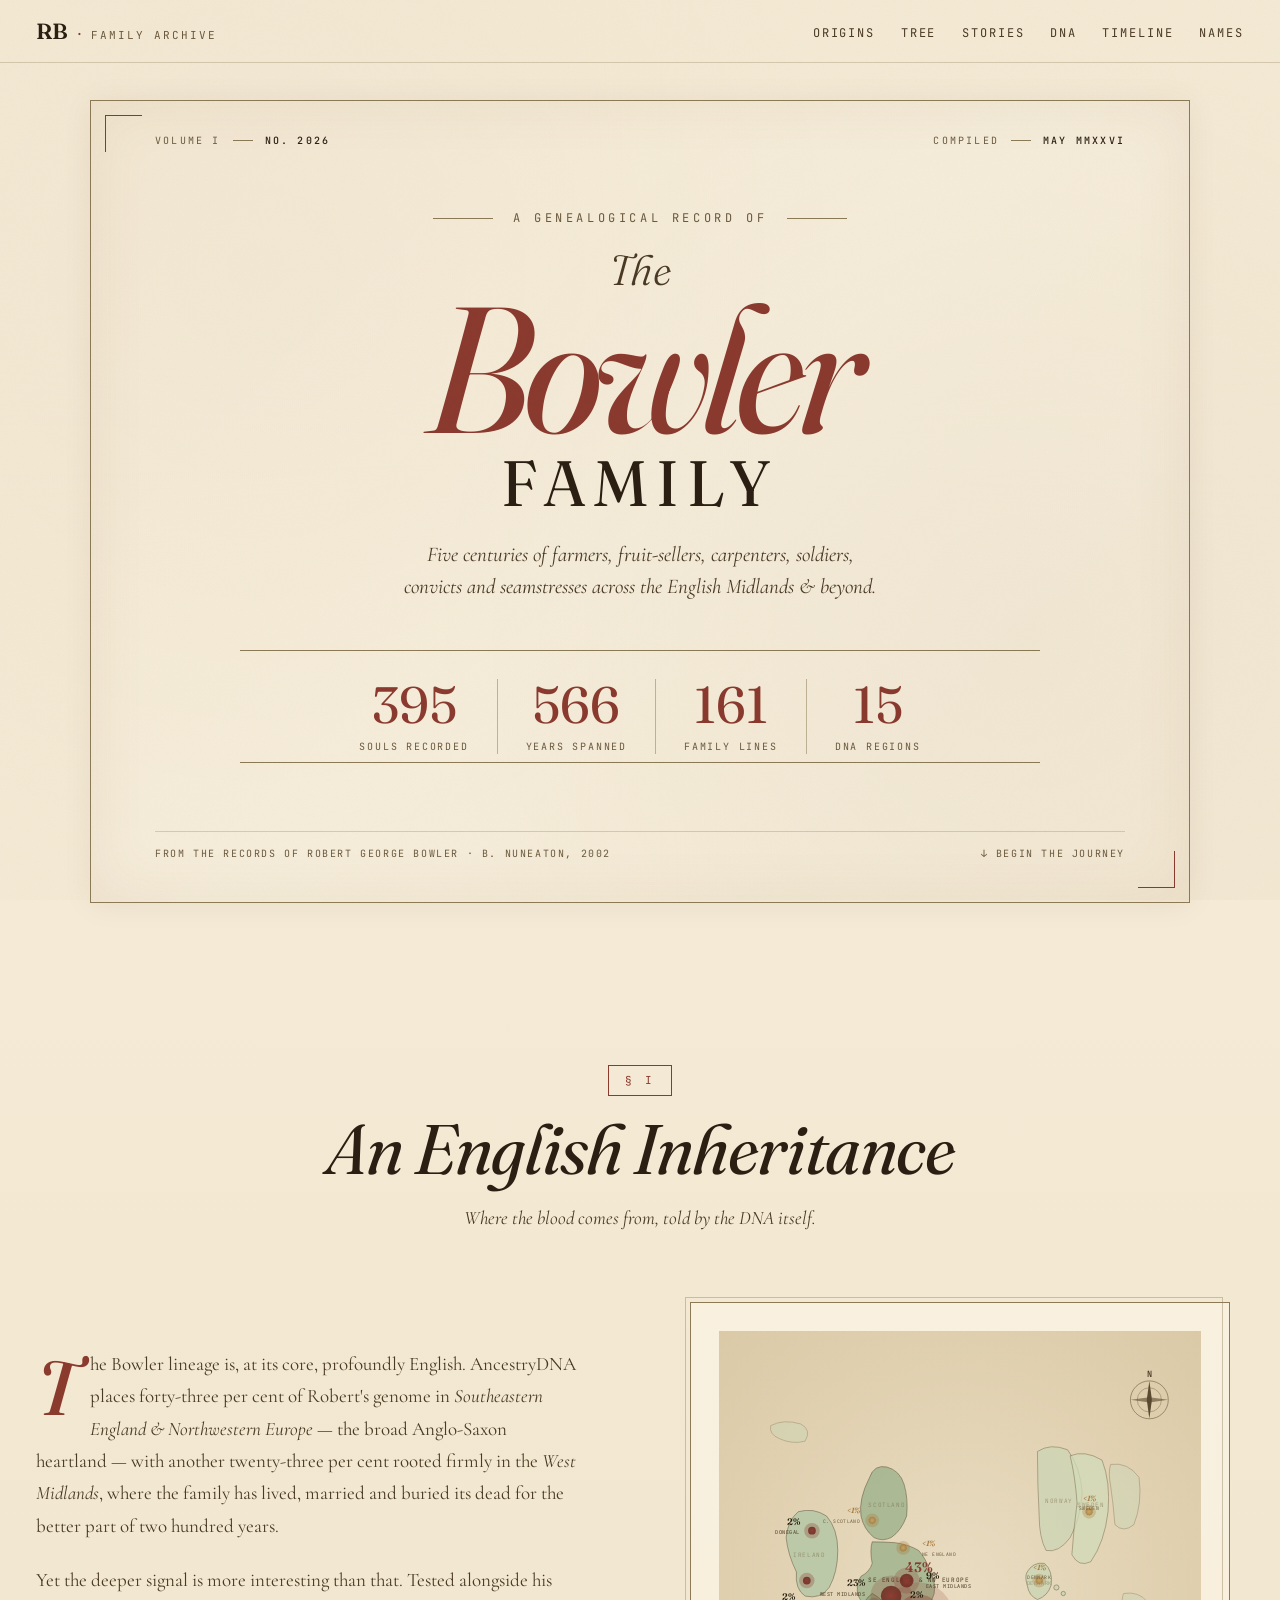
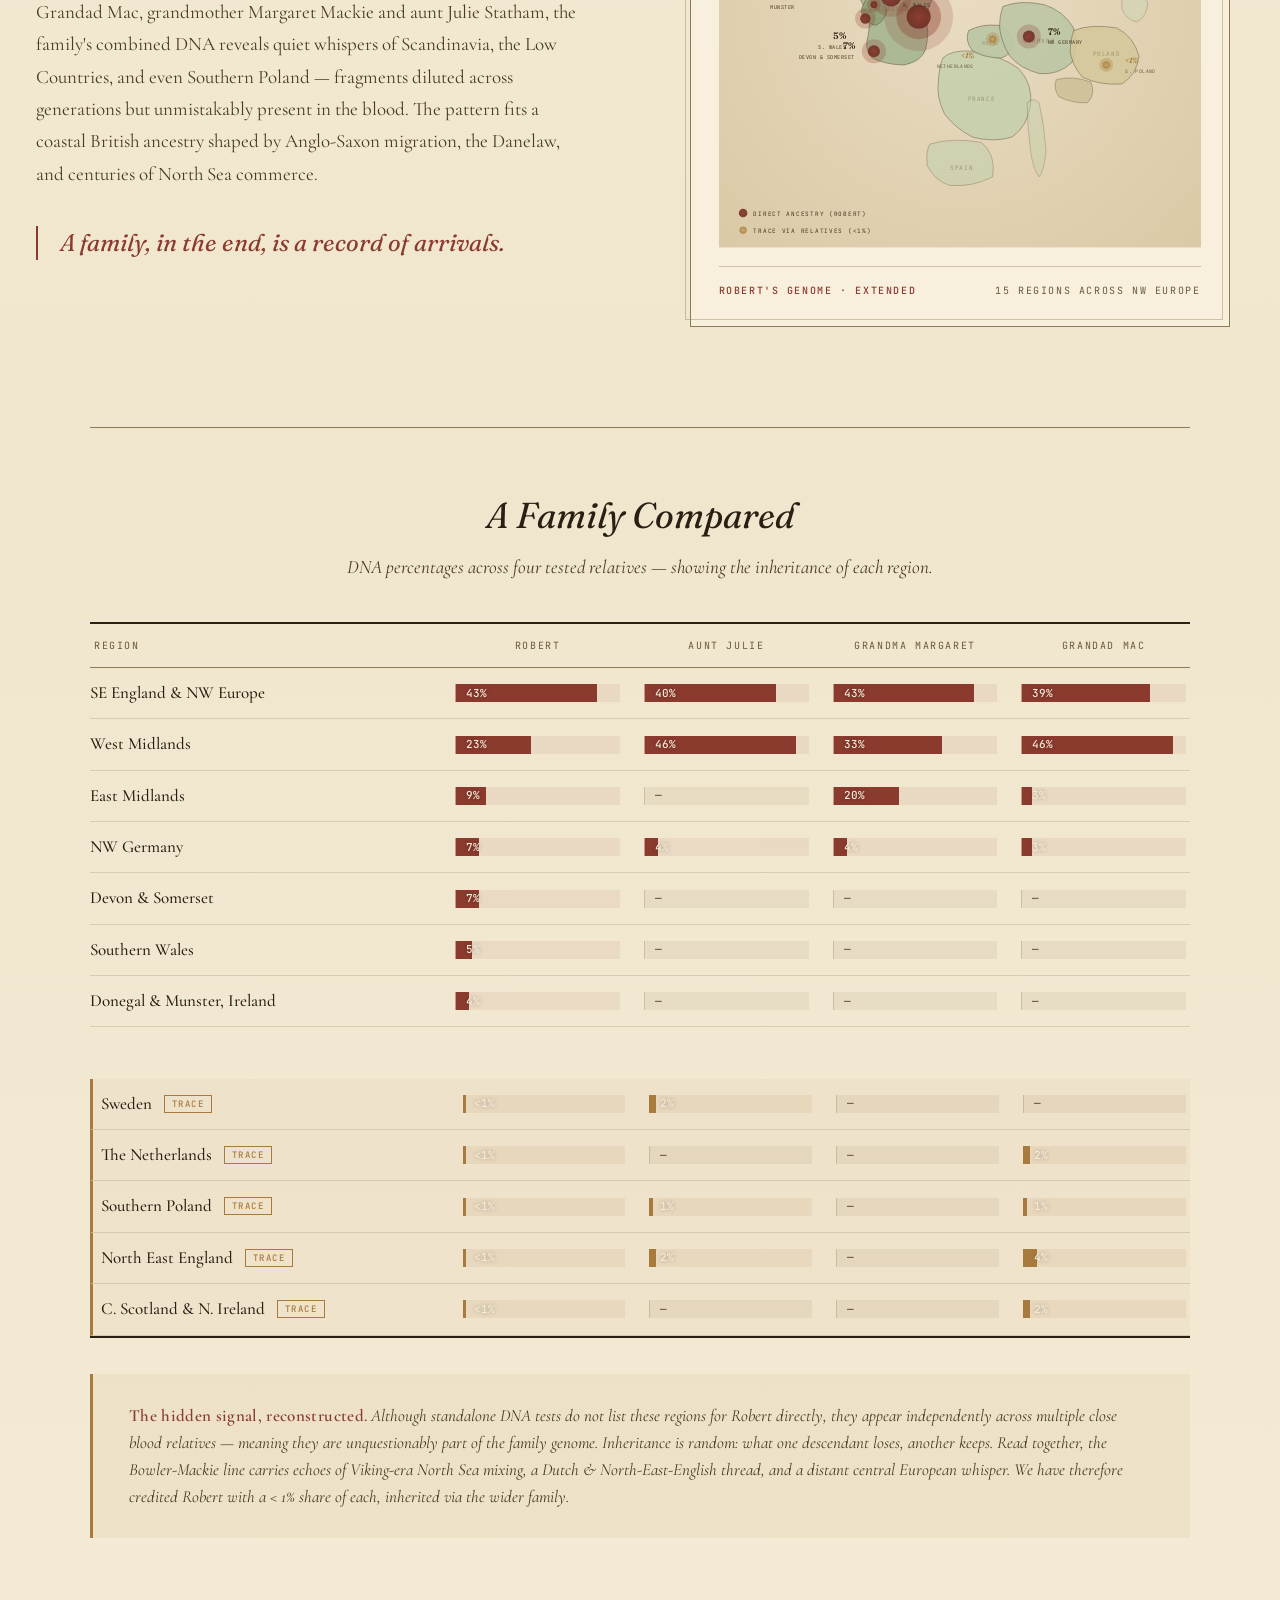
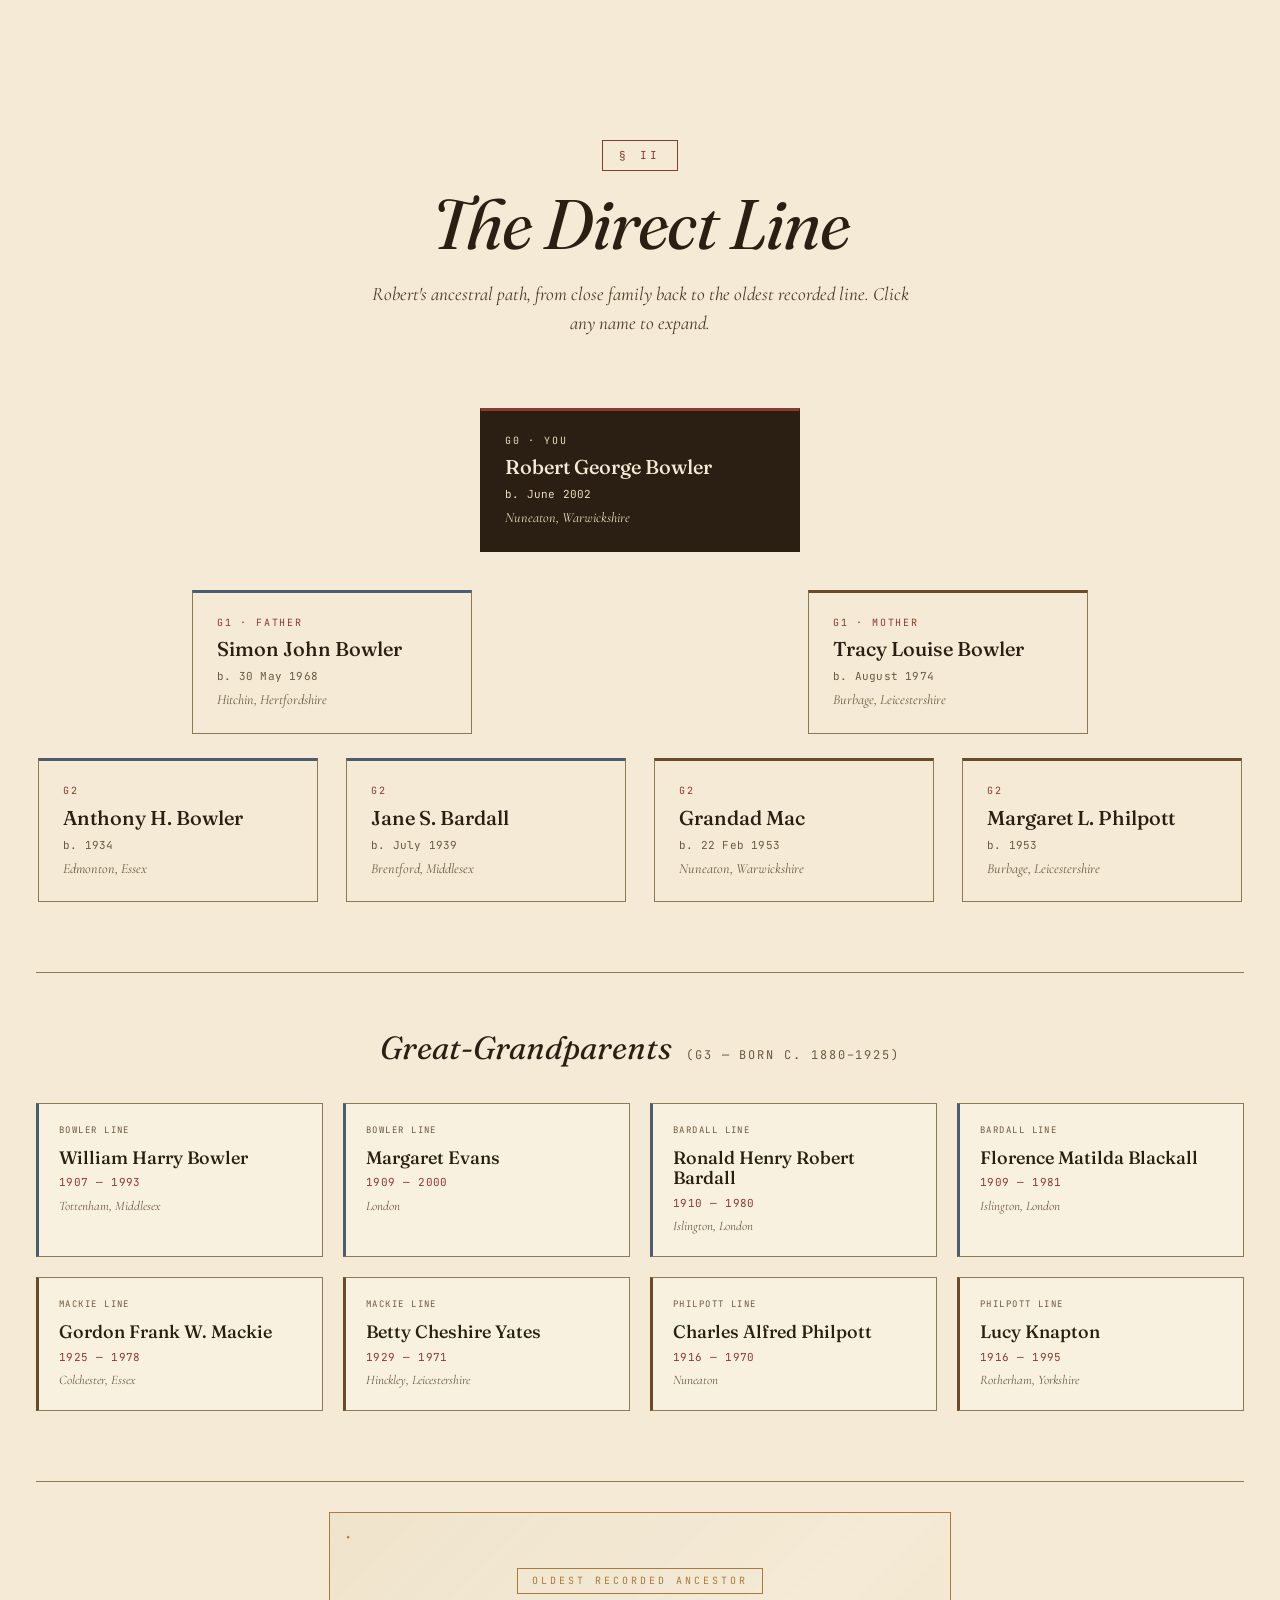
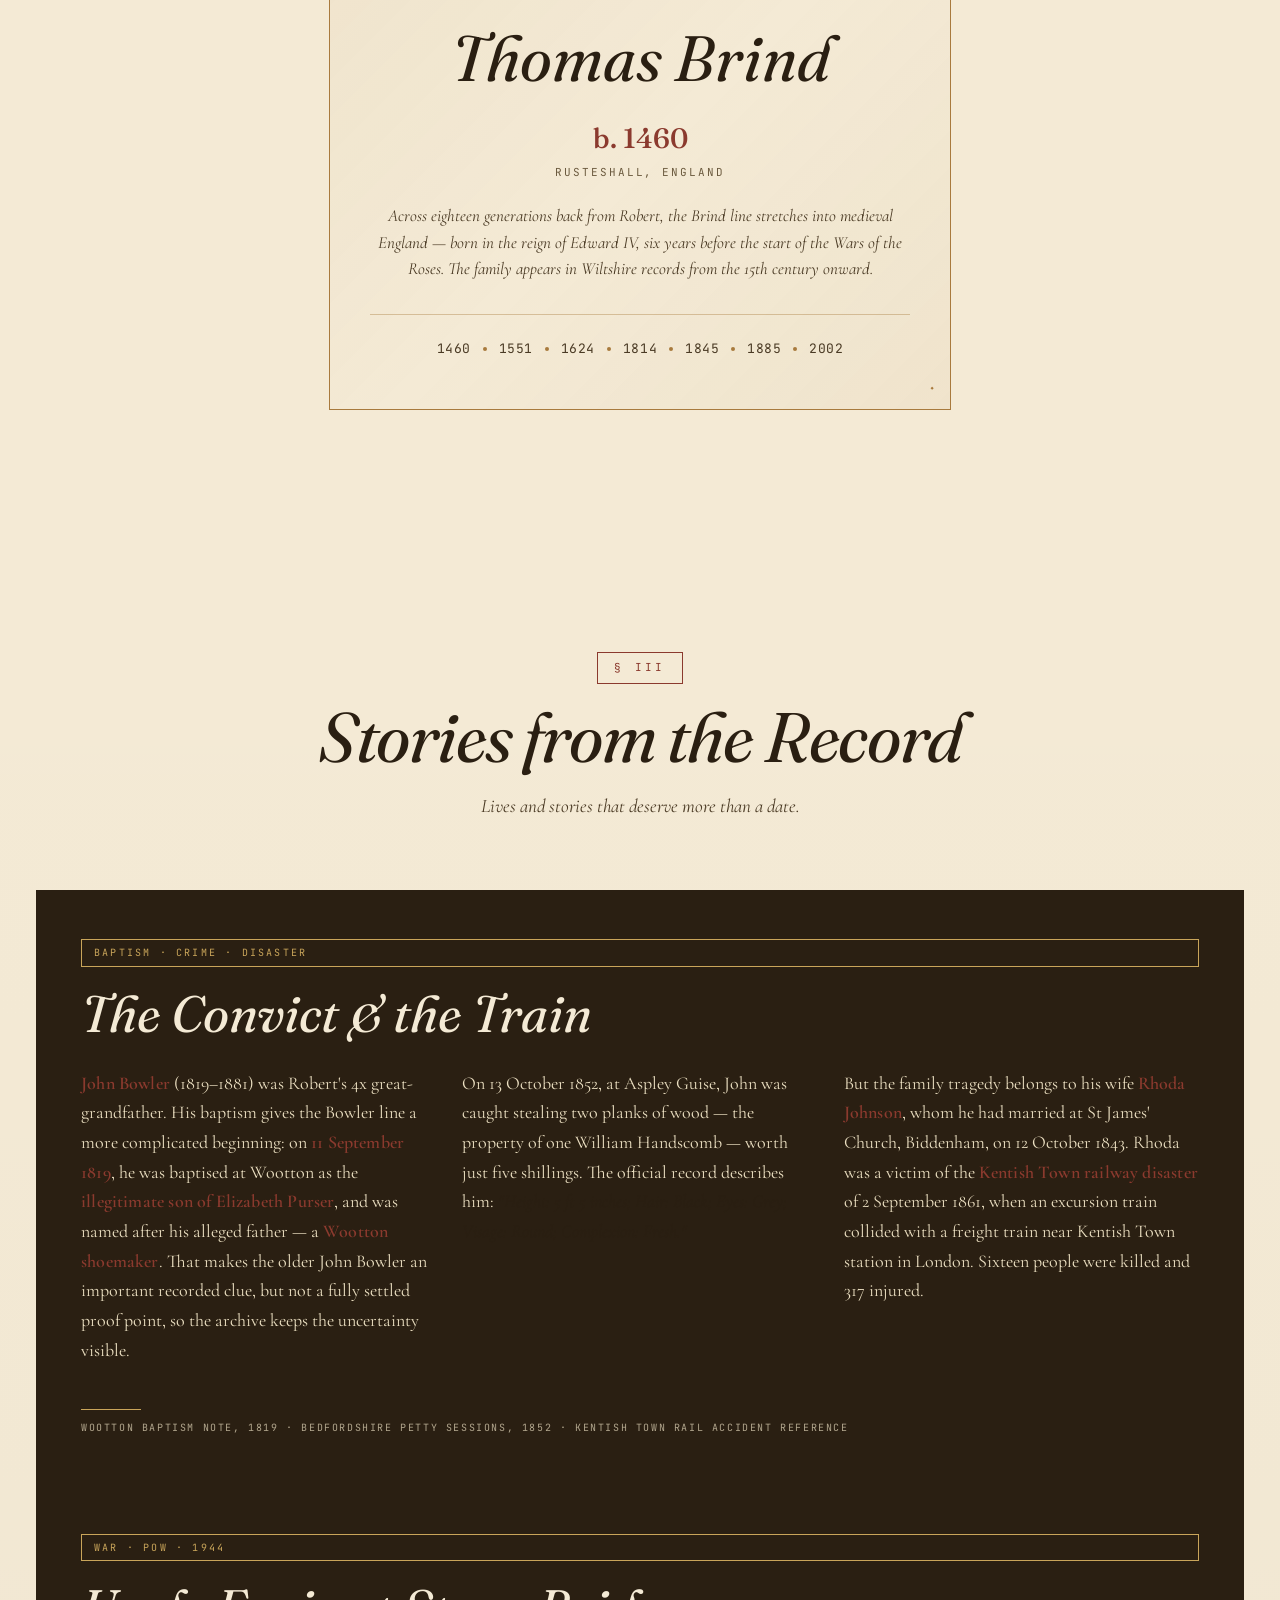
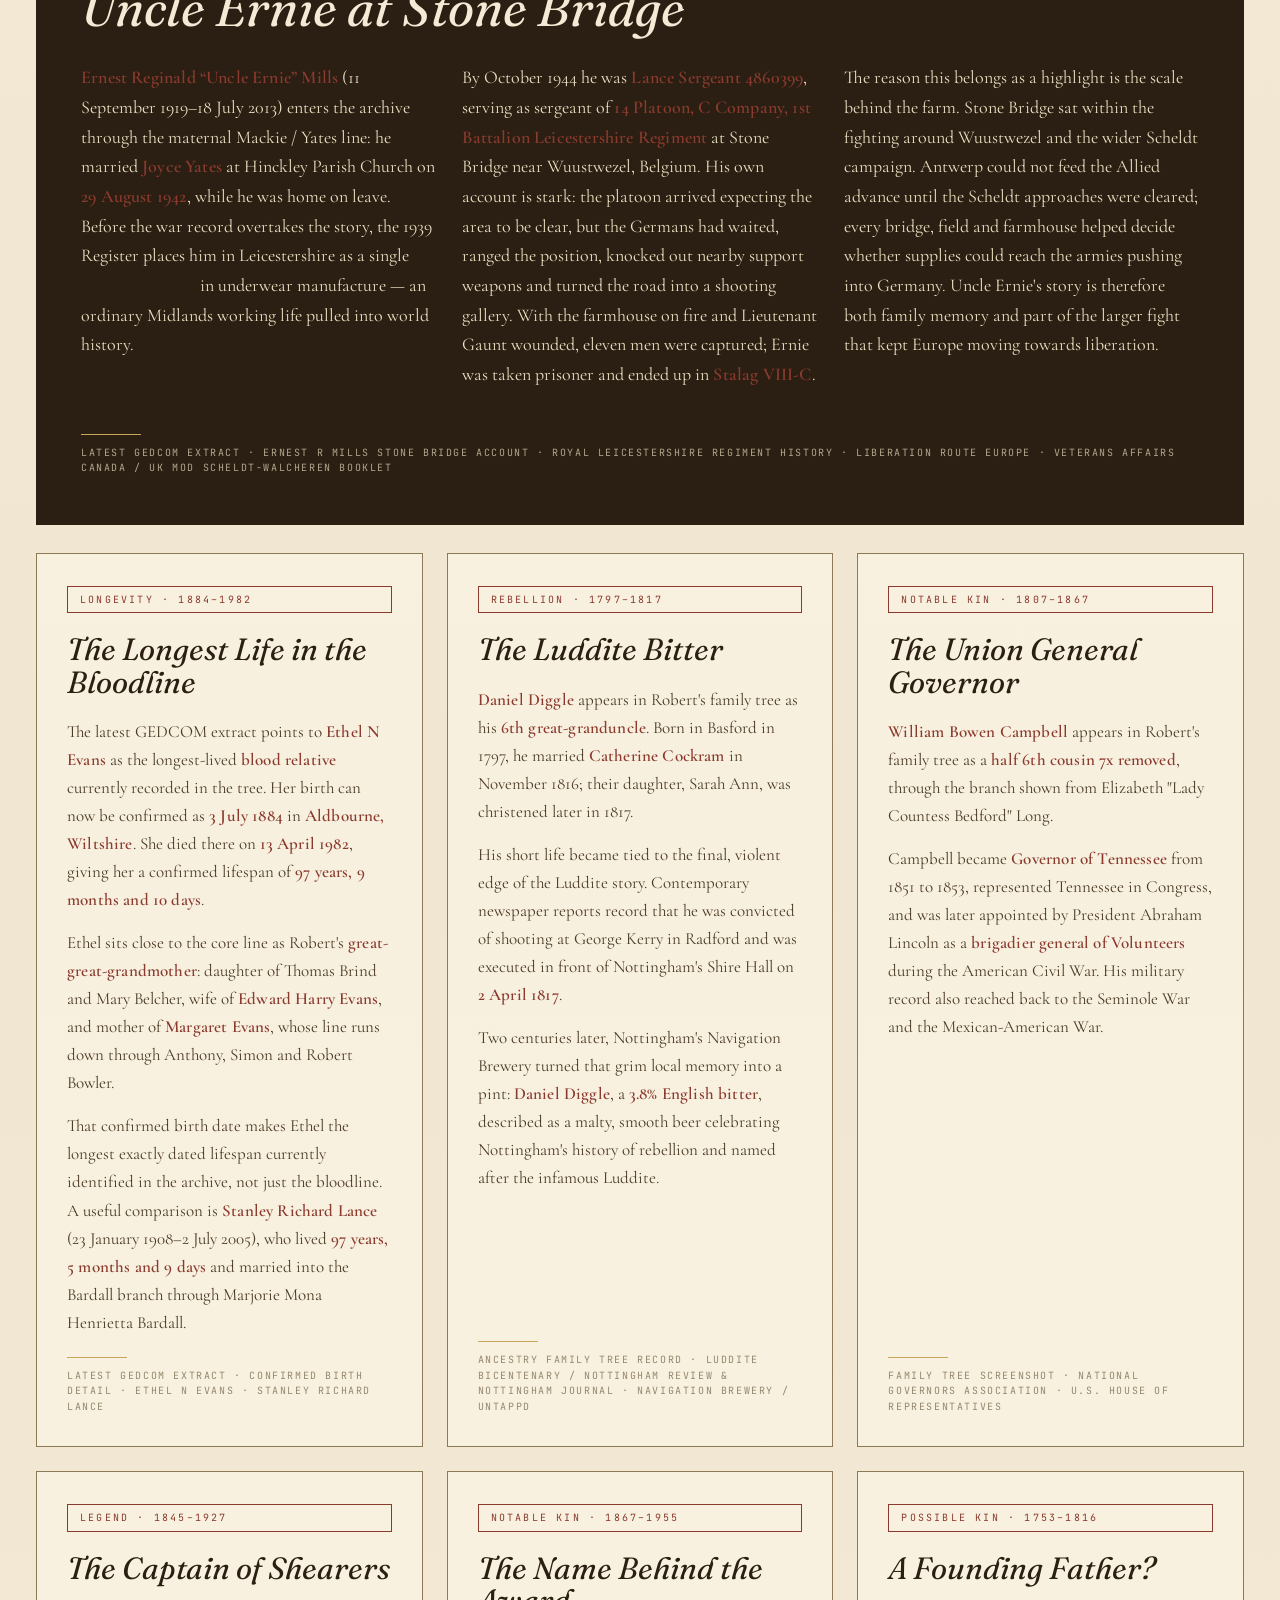
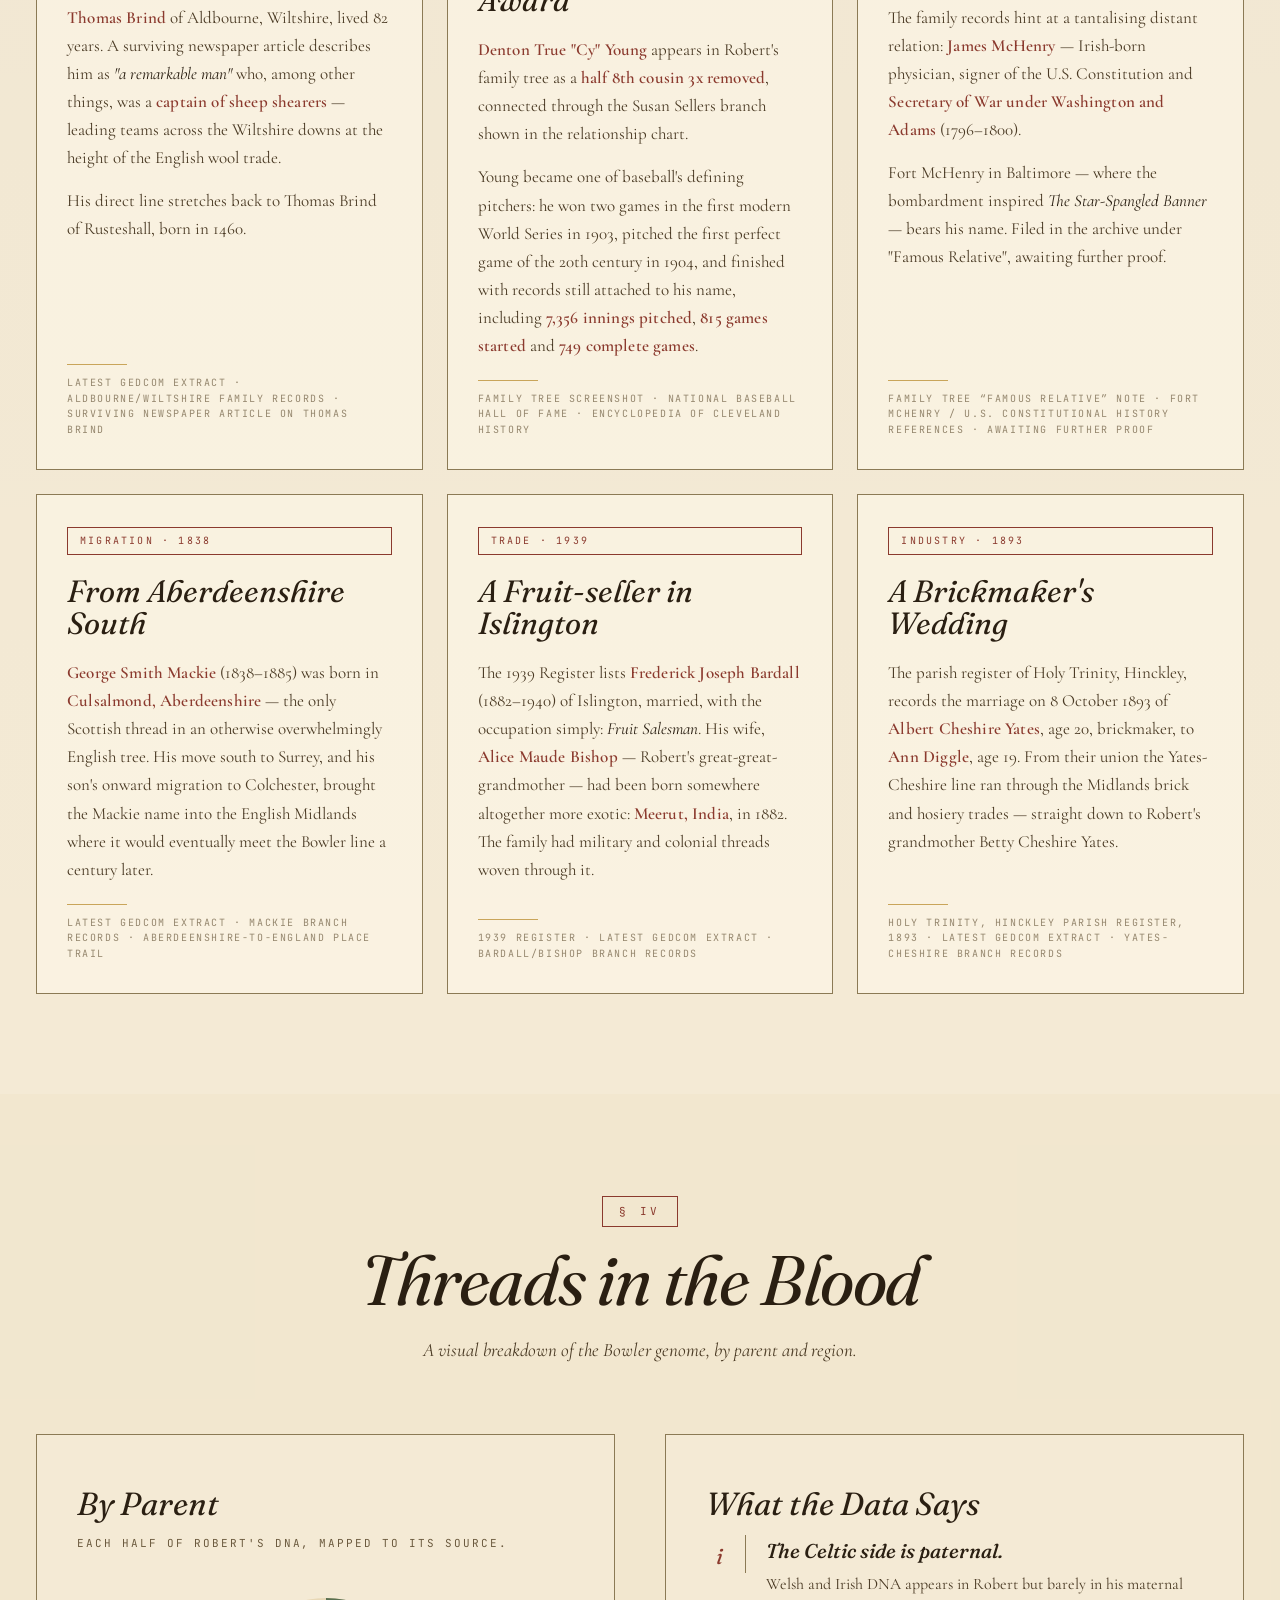
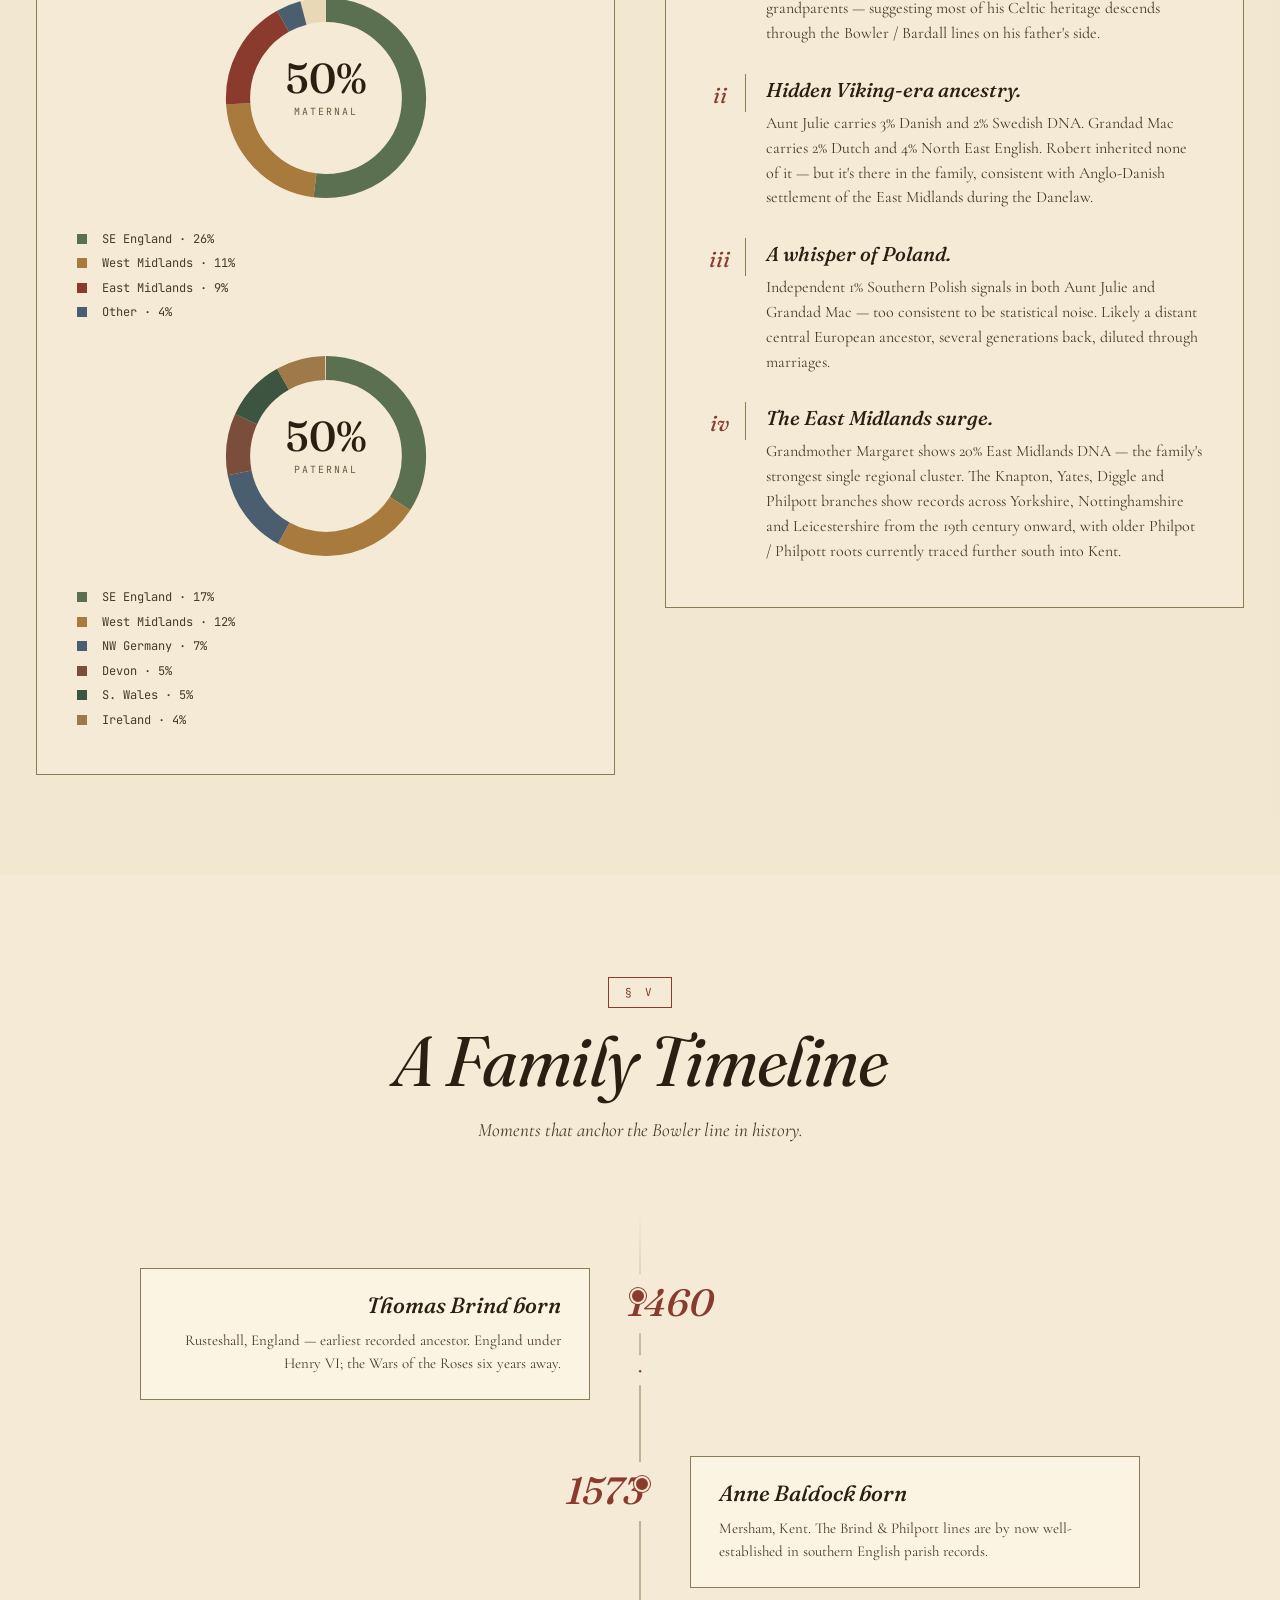
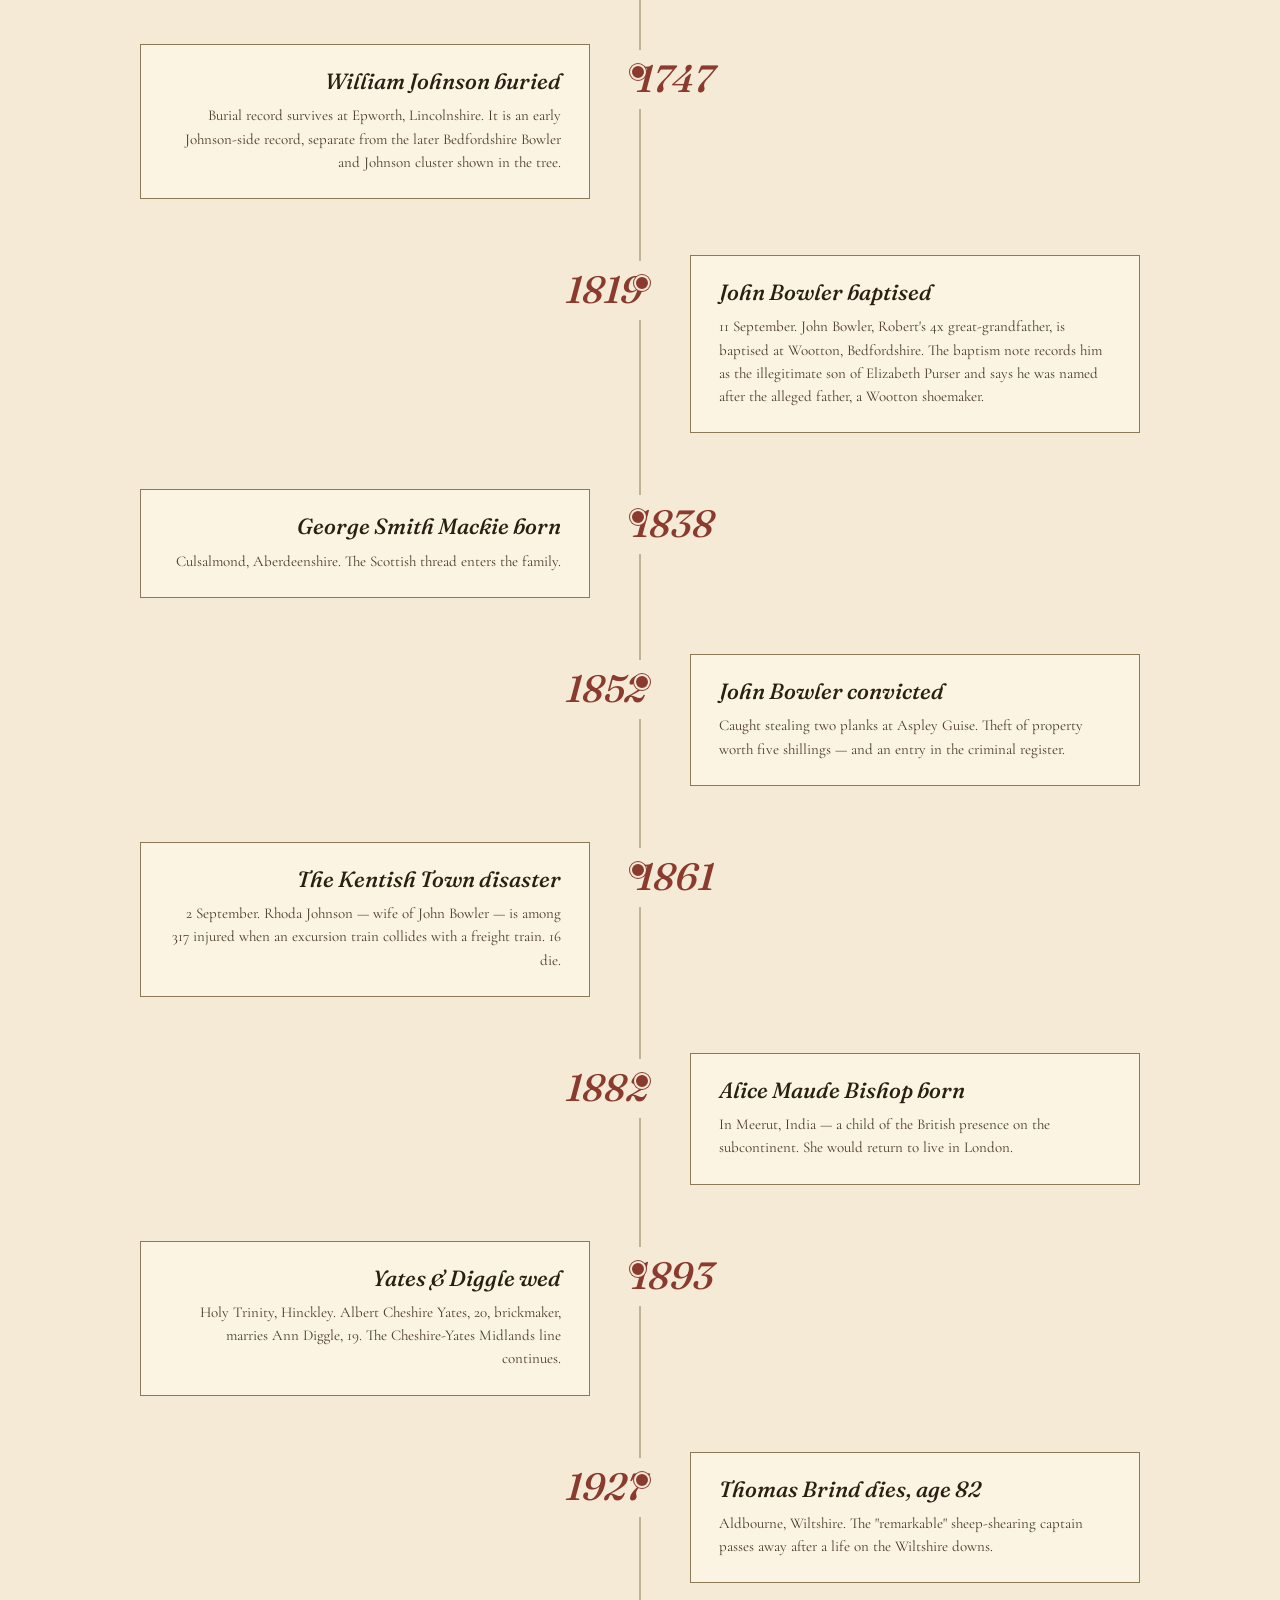
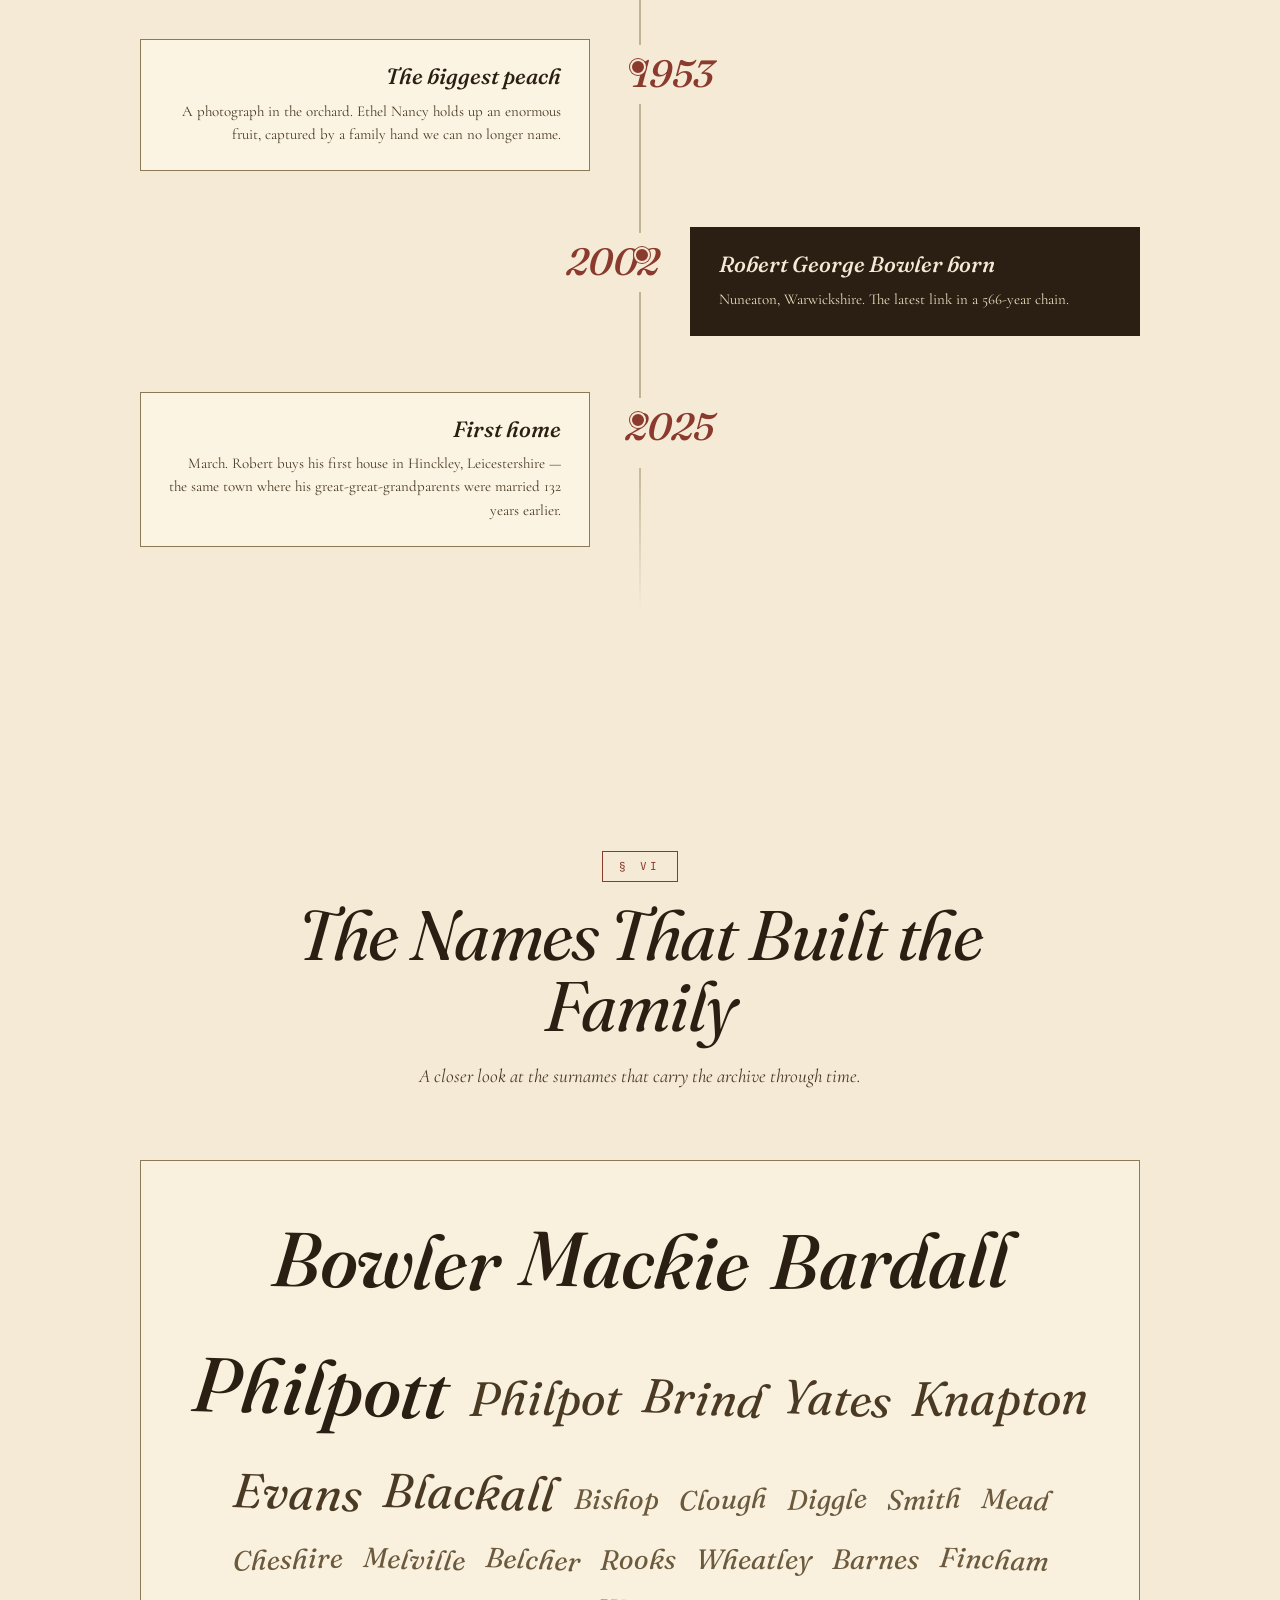
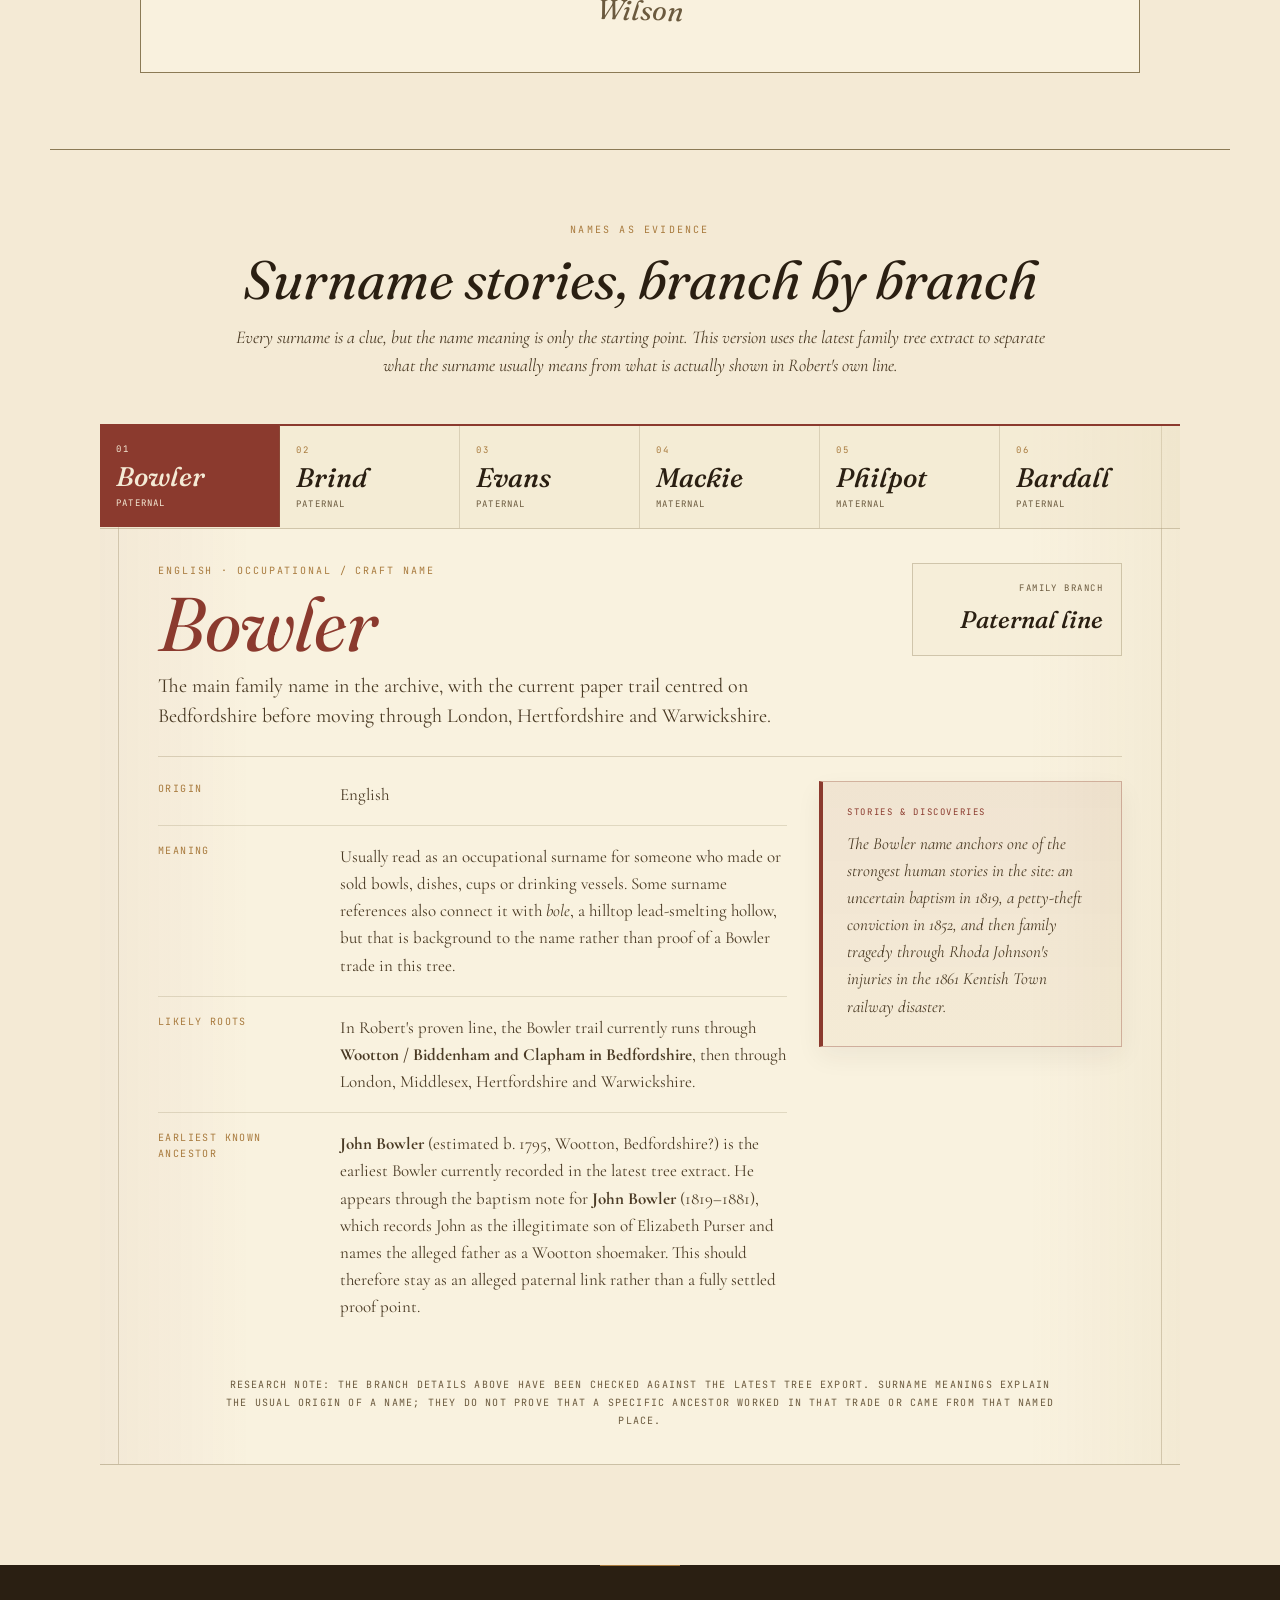
<file: index.html>
<!DOCTYPE html>
<html lang="en">
<head>
<meta charset="UTF-8" />
<meta name="viewport" content="width=device-width,initial-scale=1.0" />
<title>The Bowler Family — A Genealogical Record</title>
<link rel="preconnect" href="https://fonts.googleapis.com" />
<link rel="preconnect" href="https://fonts.gstatic.com" crossorigin />
<link href="https://fonts.googleapis.com/css2?family=Cormorant+Garamond:ital,wght@0,300;0,400;0,500;0,600;0,700;1,400;1,500&family=Fraunces:opsz,wght@9..144,300;9..144,400;9..144,500;9..144,600;9..144,700;9..144,900&family=JetBrains+Mono:wght@300;400;500&display=swap" rel="stylesheet" />
<link rel="stylesheet" href="style.css" />
</head>
<body>

<!-- Decorative ornaments -->
<div class="grain"></div>

<!-- Top navigation -->
<nav class="nav">
  <div class="nav-inner">
    <a href="#top" class="nav-mark">
      <span class="mark-rb">RB</span>
      <span class="mark-sep">·</span>
      <span class="mark-label">Family Archive</span>
    </a>
    <ul class="nav-links">
      <li><a href="#origins">Origins</a></li>
      <li><a href="#tree">Tree</a></li>
      <li><a href="#stories">Stories</a></li>
      <li><a href="#dna">DNA</a></li>
      <li><a href="#timeline">Timeline</a></li>
      <li><a href="#names">Names</a></li>
    </ul>
  </div>
</nav>

<!-- HERO -->
<header id="top" class="hero">
  <div class="hero-frame">
    <div class="hero-meta hero-meta-left">
      <span class="meta-label">Volume I</span>
      <span class="meta-divider"></span>
      <span class="meta-value">No. 2026</span>
    </div>
    <div class="hero-meta hero-meta-right">
      <span class="meta-label">Compiled</span>
      <span class="meta-divider"></span>
      <span class="meta-value">May MMXXVI</span>
    </div>

    <div class="hero-content">
      <p class="hero-eyebrow">A genealogical record of</p>
      <h1 class="hero-title">
        <span class="title-line title-the">The</span>
        <span class="title-line title-bowler"><em>Bowler</em></span>
        <span class="title-line title-family">Family</span>
      </h1>
      <p class="hero-tagline">Five centuries of farmers, fruit-sellers, carpenters, soldiers,<br/>convicts and seamstresses across the English Midlands &amp; beyond.</p>

      <div class="hero-stats">
        <div class="stat">
          <span class="stat-num">395</span>
          <span class="stat-lbl">Souls Recorded</span>
        </div>
        <div class="stat-sep"></div>
        <div class="stat">
          <span class="stat-num">566</span>
          <span class="stat-lbl">Years Spanned</span>
        </div>
        <div class="stat-sep"></div>
        <div class="stat">
          <span class="stat-num">161</span>
          <span class="stat-lbl">Family Lines</span>
        </div>
        <div class="stat-sep"></div>
        <div class="stat">
          <span class="stat-num">15</span>
          <span class="stat-lbl">DNA Regions</span>
        </div>
      </div>
    </div>

    <div class="hero-foot">
      <span class="foot-l">From the records of Robert George Bowler · b. Nuneaton, 2002</span>
      <span class="foot-r">↓  Begin the journey</span>
    </div>
  </div>
</header>

<!-- INTRODUCTION / ORIGINS SECTION -->
<section id="origins" class="origins">
  <div class="section-head">
    <span class="section-num">§ I</span>
    <h2 class="section-title">An English Inheritance</h2>
    <p class="section-sub">Where the blood comes from, told by the DNA itself.</p>
  </div>

  <div class="origins-grid">
    <div class="origins-text">
      <p class="dropcap"><span class="drop">T</span>he Bowler lineage is, at its core, profoundly English. AncestryDNA places forty-three per cent of Robert's genome in <em>Southeastern England &amp; Northwestern Europe</em> — the broad Anglo-Saxon heartland — with another twenty-three per cent rooted firmly in the <em>West Midlands</em>, where the family has lived, married and buried its dead for the better part of two hundred years.</p>
      <p>Yet the deeper signal is more interesting than that. Tested alongside his Grandad Mac, grandmother Margaret Mackie and aunt Julie Statham, the family's combined DNA reveals quiet whispers of Scandinavia, the Low Countries, and even Southern Poland — fragments diluted across generations but unmistakably present in the blood. The pattern fits a coastal British ancestry shaped by Anglo-Saxon migration, the Danelaw, and centuries of North Sea commerce.</p>
      <p class="quote-mark">A family, in the end, is a record of arrivals.</p>
    </div>

    <div class="origins-map">
      <div class="map-container">
        <svg viewBox="0 0 560 600" xmlns="http://www.w3.org/2000/svg" class="origin-svg" preserveAspectRatio="xMidYMid meet">
          <defs>
            <pattern id="dots" x="0" y="0" width="8" height="8" patternUnits="userSpaceOnUse">
              <circle cx="1" cy="1" r="0.5" fill="rgba(80,55,30,0.18)" />
            </pattern>
            <radialGradient id="seaGrad" cx="50%" cy="50%" r="80%">
              <stop offset="0%" stop-color="#e9dcc1" />
              <stop offset="100%" stop-color="#d9c7a3" />
            </radialGradient>
            <!-- Direct ancestry fill (oxblood) -->
            <radialGradient id="directInk">
              <stop offset="0%" stop-color="#8b3a2e" stop-opacity="0.95"/>
              <stop offset="100%" stop-color="#6b2820" stop-opacity="0.85"/>
            </radialGradient>
            <!-- Trace ancestry fill (gold, dashed border) -->
            <radialGradient id="traceInk">
              <stop offset="0%" stop-color="#c9a55a" stop-opacity="0.85"/>
              <stop offset="100%" stop-color="#a87a3d" stop-opacity="0.75"/>
            </radialGradient>
          </defs>
          <rect width="560" height="600" fill="url(#seaGrad)" />
          <rect width="560" height="600" fill="url(#dots)" opacity="0.4" />

          <!-- ============ EUROPEAN LANDMASSES ============ -->
          <g class="land" stroke="#5a4a30" stroke-width="0.6" stroke-linejoin="round">

            <!-- Iceland (small hint, top-left) -->
            <path d="M 60 110 Q 75 102 95 108 Q 108 115 100 128 Q 85 132 70 125 Q 58 120 60 110 Z" fill="#cdd6b5" opacity="0.5"/>

            <!-- Ireland -->
            <path d="M 90 280 Q 80 260 78 240 Q 80 220 92 210 Q 110 205 125 215 Q 138 230 138 255 Q 138 280 128 298 Q 118 312 100 308 Q 88 300 90 280 Z" fill="#b8c9a8" opacity="0.92"/>

            <!-- Scotland (Highlands and lowlands) -->
            <path d="M 175 170 Q 180 155 195 158 Q 210 162 215 178 Q 220 195 218 215 Q 212 232 200 240 Q 190 245 180 240 Q 168 230 165 215 Q 162 195 175 170 Z" fill="#a8b893" opacity="0.95"/>

            <!-- England & Wales -->
            <path d="M 178 245 Q 175 255 178 270 Q 175 280 165 285 Q 158 295 162 308 Q 168 320 175 330 Q 175 348 172 360 Q 170 372 178 380 Q 195 388 215 388 Q 235 384 240 370 Q 245 350 240 332 Q 245 318 250 305 Q 252 290 245 278 Q 240 264 232 255 Q 220 248 205 246 Q 192 245 178 245 Z" fill="#a8b893" opacity="0.95"/>

            <!-- Wales bulge (slightly distinct shade) -->
            <path d="M 178 305 Q 168 312 165 326 Q 170 340 182 342 Q 192 338 195 325 Q 192 312 178 305 Z" fill="#8fa178" opacity="0.95"/>

            <!-- France -->
            <path d="M 260 380 Q 270 370 295 372 Q 325 376 348 392 Q 365 410 362 435 Q 358 460 340 472 Q 318 478 295 472 Q 275 462 262 445 Q 252 425 255 405 Q 256 390 260 380 Z" fill="#c4d0ad" opacity="0.85"/>

            <!-- Belgium / Netherlands / Luxembourg -->
            <path d="M 290 348 Q 305 340 325 342 Q 340 348 342 362 Q 340 376 328 380 Q 310 380 295 372 Q 285 360 290 348 Z" fill="#bcc7a5" opacity="0.92"/>

            <!-- Germany -->
            <path d="M 330 320 Q 350 312 378 318 Q 400 325 412 345 Q 418 365 410 385 Q 395 400 372 398 Q 350 392 338 378 Q 328 362 326 345 Q 326 330 330 320 Z" fill="#bcc7a5" opacity="0.9"/>

            <!-- Denmark (peninsula + islands) -->
            <path d="M 358 280 Q 365 268 378 270 Q 388 278 386 295 Q 382 308 370 312 Q 360 308 358 295 Q 355 285 358 280 Z" fill="#cdd6b5" opacity="0.85"/>
            <circle cx="392" cy="298" r="3" fill="#cdd6b5" opacity="0.85"/>
            <circle cx="400" cy="305" r="2.5" fill="#cdd6b5" opacity="0.85"/>

            <!-- Norway -->
            <path d="M 370 140 Q 385 130 405 138 Q 420 158 422 188 Q 420 218 408 240 Q 395 258 380 255 Q 372 240 372 215 Q 370 180 370 140 Z" fill="#cdd6b5" opacity="0.75"/>

            <!-- Sweden -->
            <path d="M 408 145 Q 425 138 445 150 Q 455 175 452 210 Q 448 245 432 268 Q 418 275 410 260 Q 412 230 416 200 Q 414 170 408 145 Z" fill="#d2dbb8" opacity="0.75"/>

            <!-- Finland (just a hint) -->
            <path d="M 455 155 Q 475 152 488 170 Q 492 200 482 225 Q 470 235 460 225 Q 458 200 455 180 Q 452 165 455 155 Z" fill="#cdd6b5" opacity="0.55"/>

            <!-- Poland -->
            <path d="M 412 348 Q 432 340 462 345 Q 482 355 488 378 Q 485 400 468 410 Q 442 412 422 402 Q 410 388 408 372 Q 408 358 412 348 Z" fill="#d4c89a" opacity="0.85"/>

            <!-- Czech Republic / Austria area (small) -->
            <path d="M 392 405 Q 412 400 432 408 Q 438 422 428 432 Q 408 432 395 425 Q 388 415 392 405 Z" fill="#c9bd92" opacity="0.7"/>

            <!-- Spain (hint at bottom) -->
            <path d="M 245 480 Q 270 472 305 478 Q 322 492 318 518 Q 295 530 268 528 Q 250 522 242 505 Q 240 488 245 480 Z" fill="#c4d0ad" opacity="0.6"/>

            <!-- Italy (faint, far edge) -->
            <path d="M 358 432 Q 365 425 372 432 Q 378 458 380 488 Q 378 510 372 518 Q 365 510 362 488 Q 358 458 358 432 Z" fill="#c4d0ad" opacity="0.5"/>

            <!-- Baltic states hint -->
            <path d="M 470 305 Q 488 302 498 315 Q 498 332 485 338 Q 472 335 468 322 Q 468 310 470 305 Z" fill="#cdd6b5" opacity="0.5"/>
          </g>

          <!-- Country labels (subtle, in mono) -->
          <g class="country-labels" font-family="JetBrains Mono, monospace" font-size="7" fill="#7a6a4a" letter-spacing="0.1em" text-transform="uppercase">
            <text x="105" y="262" text-anchor="middle">IRELAND</text>
            <text x="195" y="205" text-anchor="middle">SCOTLAND</text>
            <text x="208" y="325" text-anchor="middle">ENGLAND</text>
            <text x="178" y="328" text-anchor="middle" font-size="6">WALES</text>
            <text x="305" y="430" text-anchor="middle">FRANCE</text>
            <text x="372" y="362" text-anchor="middle">GERMANY</text>
            <text x="316" y="365" text-anchor="middle" font-size="6">NETH.</text>
            <text x="372" y="295" text-anchor="middle" font-size="6">DENMARK</text>
            <text x="395" y="200" text-anchor="middle">NORWAY</text>
            <text x="432" y="205" text-anchor="middle">SWEDEN</text>
            <text x="450" y="378" text-anchor="middle">POLAND</text>
            <text x="282" y="510" text-anchor="middle">SPAIN</text>
          </g>

          <!-- ============ ANCESTRY MARKERS ============ -->
          <g class="markers">

            <!-- SE England & NW Europe — Robert's largest (43%) -->
            <g class="marker marker-big" transform="translate(232 332)">
              <circle r="40" fill="#8b3a2e" opacity="0.18"/>
              <circle r="26" fill="#8b3a2e" opacity="0.35"/>
              <circle r="14" fill="url(#directInk)" />
              <text y="-52" text-anchor="middle" class="m-pct">43%</text>
              <text y="-40" text-anchor="middle" class="m-lbl">SE England &amp; NW Europe</text>
            </g>

            <!-- West Midlands (23%) -->
            <g class="marker" transform="translate(200 308)">
              <circle r="24" fill="#8b3a2e" opacity="0.22"/>
              <circle r="12" fill="url(#directInk)" />
              <text x="-30" y="-12" text-anchor="end" class="m-pct">23%</text>
              <text x="-30" y="0" text-anchor="end" class="m-lbl">West Midlands</text>
            </g>

            <!-- East Midlands (9%) -->
            <g class="marker" transform="translate(218 290)">
              <circle r="15" fill="#8b3a2e" opacity="0.25"/>
              <circle r="8" fill="url(#directInk)" />
              <text x="22" y="-2" text-anchor="start" class="m-pct">9%</text>
              <text x="22" y="9" text-anchor="start" class="m-lbl">East Midlands</text>
            </g>

            <!-- NW Germany (7%) -->
            <g class="marker" transform="translate(360 355)">
              <circle r="14" fill="#8b3a2e" opacity="0.25"/>
              <circle r="7" fill="url(#directInk)" />
              <text x="22" y="-2" text-anchor="start" class="m-pct">7%</text>
              <text x="22" y="9" text-anchor="start" class="m-lbl">NW Germany</text>
            </g>

            <!-- Devon & Somerset (7%) -->
            <g class="marker" transform="translate(180 372)">
              <circle r="14" fill="#8b3a2e" opacity="0.25"/>
              <circle r="7" fill="url(#directInk)" />
              <text x="-22" y="-2" text-anchor="end" class="m-pct">7%</text>
              <text x="-22" y="9" text-anchor="end" class="m-lbl">Devon &amp; Somerset</text>
            </g>

            <!-- Southern Wales (5%) -->
            <g class="marker" transform="translate(170 334)">
              <circle r="12" fill="#8b3a2e" opacity="0.25"/>
              <circle r="6" fill="url(#directInk)" />
              <text x="-22" y="24" text-anchor="end" class="m-pct">5%</text>
              <text x="-22" y="35" text-anchor="end" class="m-lbl">S. Wales</text>
            </g>

            <!-- N. Wales (2%) -->
            <g class="marker" transform="translate(180 318)">
              <circle r="8" fill="#8b3a2e" opacity="0.3"/>
              <circle r="4" fill="url(#directInk)" />
              <text x="50" y="-8" text-anchor="middle" class="m-pct">2%</text>
              <text x="50" y="3" text-anchor="middle" class="m-lbl">N. Wales</text>
            </g>

            <!-- Donegal (2%) -->
            <g class="marker" transform="translate(108 232)">
              <circle r="9" fill="#8b3a2e" opacity="0.3"/>
              <circle r="4.5" fill="url(#directInk)" />
              <text x="-14" y="-7" text-anchor="end" class="m-pct">2%</text>
              <text x="-14" y="4" text-anchor="end" class="m-lbl">Donegal</text>
            </g>

            <!-- Munster (2%) -->
            <g class="marker" transform="translate(102 290)">
              <circle r="9" fill="#8b3a2e" opacity="0.3"/>
              <circle r="4.5" fill="url(#directInk)" />
              <text x="-14" y="22" text-anchor="end" class="m-pct">2%</text>
              <text x="-14" y="33" text-anchor="end" class="m-lbl">Munster</text>
            </g>

            <!-- ===== TRACE MARKERS (gold) — inherited via relatives ===== -->

            <!-- Denmark (<1% via Aunt Julie) -->
            <g class="marker marker-trace" transform="translate(372 290)">
              <circle r="8" fill="#a87a3d" opacity="0.3"/>
              <circle r="4" fill="url(#traceInk)" stroke="#a87a3d" stroke-width="0.6" stroke-dasharray="1.5 1"/>
              <text x="0" y="-12" text-anchor="middle" class="m-pct-trace">&lt;1%</text>
              <text x="0" y="-2" text-anchor="middle" class="m-lbl-trace">Denmark</text>
            </g>

            <!-- Sweden (<1% via Aunt Julie) -->
            <g class="marker marker-trace" transform="translate(430 210)">
              <circle r="8" fill="#a87a3d" opacity="0.3"/>
              <circle r="4" fill="url(#traceInk)" stroke="#a87a3d" stroke-width="0.6" stroke-dasharray="1.5 1"/>
              <text x="0" y="-12" text-anchor="middle" class="m-pct-trace">&lt;1%</text>
              <text x="0" y="-2" text-anchor="middle" class="m-lbl-trace">Sweden</text>
            </g>

            <!-- Netherlands (<1% via Grandad Mac) -->
            <g class="marker marker-trace" transform="translate(318 358)">
              <circle r="8" fill="#a87a3d" opacity="0.3"/>
              <circle r="4" fill="url(#traceInk)" stroke="#a87a3d" stroke-width="0.6" stroke-dasharray="1.5 1"/>
              <text x="-22" y="22" text-anchor="end" class="m-pct-trace">&lt;1%</text>
              <text x="-22" y="33" text-anchor="end" class="m-lbl-trace">Netherlands</text>
            </g>

            <!-- Southern Poland (<1% via Aunt Julie & Grandad Mac) -->
            <g class="marker marker-trace" transform="translate(450 388)">
              <circle r="8" fill="#a87a3d" opacity="0.3"/>
              <circle r="4" fill="url(#traceInk)" stroke="#a87a3d" stroke-width="0.6" stroke-dasharray="1.5 1"/>
              <text x="22" y="-2" text-anchor="start" class="m-pct-trace">&lt;1%</text>
              <text x="22" y="9" text-anchor="start" class="m-lbl-trace">S. Poland</text>
            </g>

            <!-- North East England (<1% via Aunt & Grandad Mac) -->
            <g class="marker marker-trace" transform="translate(214 252)">
              <circle r="8" fill="#a87a3d" opacity="0.3"/>
              <circle r="4" fill="url(#traceInk)" stroke="#a87a3d" stroke-width="0.6" stroke-dasharray="1.5 1"/>
              <text x="22" y="-2" text-anchor="start" class="m-pct-trace">&lt;1%</text>
              <text x="22" y="9" text-anchor="start" class="m-lbl-trace">NE England</text>
            </g>

            <!-- Central Scotland & N. Ireland (<1% via Grandad Mac) -->
            <g class="marker marker-trace" transform="translate(178 220)">
              <circle r="8" fill="#a87a3d" opacity="0.3"/>
              <circle r="4" fill="url(#traceInk)" stroke="#a87a3d" stroke-width="0.6" stroke-dasharray="1.5 1"/>
              <text x="-14" y="-8" text-anchor="end" class="m-pct-trace">&lt;1%</text>
              <text x="-14" y="3" text-anchor="end" class="m-lbl-trace">C. Scotland</text>
            </g>
          </g>

          <!-- Compass rose -->
          <g transform="translate(500 80)" class="compass">
            <circle r="22" fill="none" stroke="#5a4a30" stroke-width="0.6"/>
            <circle r="14" fill="none" stroke="#5a4a30" stroke-width="0.4"/>
            <path d="M 0 -22 L 3 0 L 0 22 L -3 0 Z" fill="#5a4a30"/>
            <path d="M -22 0 L 0 3 L 22 0 L 0 -3 Z" fill="#5a4a30" opacity="0.6"/>
            <text y="-26" text-anchor="middle" class="compass-n">N</text>
          </g>

          <!-- Map legend -->
          <g class="map-legend" transform="translate(28 560)">
            <circle cx="0" cy="0" r="5" fill="url(#directInk)"/>
            <text x="12" y="3" class="legend-text">Direct ancestry (Robert)</text>

            <circle cx="0" cy="20" r="4" fill="url(#traceInk)" stroke="#a87a3d" stroke-width="0.6" stroke-dasharray="1.5 1"/>
            <text x="12" y="23" class="legend-text">Trace via relatives (&lt;1%)</text>
          </g>
        </svg>

        <div class="map-caption">
          <span class="cap-label">Robert's Genome · Extended</span>
          <span class="cap-text">15 regions across NW Europe</span>
        </div>
      </div>
    </div>
  </div>

  <!-- Ancestry comparison bars -->
  <div class="ancestry-compare">
    <h3 class="compare-title">A Family Compared</h3>
    <p class="compare-sub">DNA percentages across four tested relatives — showing the inheritance of each region.</p>

    <div class="compare-table">
      <div class="compare-header">
        <div class="ch-region">Region</div>
        <div class="ch-cell">Robert</div>
        <div class="ch-cell">Aunt Julie</div>
        <div class="ch-cell">Grandma Margaret</div>
        <div class="ch-cell">Grandad Mac</div>
      </div>
      <!-- Rows generated below -->
      <div class="compare-row"><div class="cr-region">SE England &amp; NW Europe</div><div class="cr-cell"><div class="bar" style="--w:86%"><span>43%</span></div></div><div class="cr-cell"><div class="bar" style="--w:80%"><span>40%</span></div></div><div class="cr-cell"><div class="bar" style="--w:86%"><span>43%</span></div></div><div class="cr-cell"><div class="bar" style="--w:78%"><span>39%</span></div></div></div>
      <div class="compare-row"><div class="cr-region">West Midlands</div><div class="cr-cell"><div class="bar" style="--w:46%"><span>23%</span></div></div><div class="cr-cell"><div class="bar" style="--w:92%"><span>46%</span></div></div><div class="cr-cell"><div class="bar" style="--w:66%"><span>33%</span></div></div><div class="cr-cell"><div class="bar" style="--w:92%"><span>46%</span></div></div></div>
      <div class="compare-row"><div class="cr-region">East Midlands</div><div class="cr-cell"><div class="bar" style="--w:18%"><span>9%</span></div></div><div class="cr-cell empty"><div class="bar bar-empty"><span>—</span></div></div><div class="cr-cell"><div class="bar" style="--w:40%"><span>20%</span></div></div><div class="cr-cell"><div class="bar" style="--w:6%"><span>3%</span></div></div></div>
      <div class="compare-row"><div class="cr-region">NW Germany</div><div class="cr-cell"><div class="bar" style="--w:14%"><span>7%</span></div></div><div class="cr-cell"><div class="bar" style="--w:8%"><span>4%</span></div></div><div class="cr-cell"><div class="bar" style="--w:8%"><span>4%</span></div></div><div class="cr-cell"><div class="bar" style="--w:6%"><span>3%</span></div></div></div>
      <div class="compare-row"><div class="cr-region">Devon &amp; Somerset</div><div class="cr-cell"><div class="bar" style="--w:14%"><span>7%</span></div></div><div class="cr-cell empty"><div class="bar bar-empty"><span>—</span></div></div><div class="cr-cell empty"><div class="bar bar-empty"><span>—</span></div></div><div class="cr-cell empty"><div class="bar bar-empty"><span>—</span></div></div></div>
      <div class="compare-row"><div class="cr-region">Southern Wales</div><div class="cr-cell"><div class="bar" style="--w:10%"><span>5%</span></div></div><div class="cr-cell empty"><div class="bar bar-empty"><span>—</span></div></div><div class="cr-cell empty"><div class="bar bar-empty"><span>—</span></div></div><div class="cr-cell empty"><div class="bar bar-empty"><span>—</span></div></div></div>
      <div class="compare-row"><div class="cr-region">Donegal &amp; Munster, Ireland</div><div class="cr-cell"><div class="bar" style="--w:8%"><span>4%</span></div></div><div class="cr-cell empty"><div class="bar bar-empty"><span>—</span></div></div><div class="cr-cell empty"><div class="bar bar-empty"><span>—</span></div></div><div class="cr-cell empty"><div class="bar bar-empty"><span>—</span></div></div></div>
      <div class="compare-row hidden-row"><div class="cr-region">Denmark <span class="hidden-tag">trace</span></div><div class="cr-cell"><div class="bar bar-secret" style="--w:1.5%"><span>&lt;1%</span></div></div><div class="cr-cell"><div class="bar bar-secret" style="--w:6%"><span>3%</span></div></div><div class="cr-cell empty"><div class="bar bar-empty"><span>—</span></div></div><div class="cr-cell empty"><div class="bar bar-empty"><span>—</span></div></div></div>
      <div class="compare-row hidden-row"><div class="cr-region">Sweden <span class="hidden-tag">trace</span></div><div class="cr-cell"><div class="bar bar-secret" style="--w:1.5%"><span>&lt;1%</span></div></div><div class="cr-cell"><div class="bar bar-secret" style="--w:4%"><span>2%</span></div></div><div class="cr-cell empty"><div class="bar bar-empty"><span>—</span></div></div><div class="cr-cell empty"><div class="bar bar-empty"><span>—</span></div></div></div>
      <div class="compare-row hidden-row"><div class="cr-region">The Netherlands <span class="hidden-tag">trace</span></div><div class="cr-cell"><div class="bar bar-secret" style="--w:1.5%"><span>&lt;1%</span></div></div><div class="cr-cell empty"><div class="bar bar-empty"><span>—</span></div></div><div class="cr-cell empty"><div class="bar bar-empty"><span>—</span></div></div><div class="cr-cell"><div class="bar bar-secret" style="--w:4%"><span>2%</span></div></div></div>
      <div class="compare-row hidden-row"><div class="cr-region">Southern Poland <span class="hidden-tag">trace</span></div><div class="cr-cell"><div class="bar bar-secret" style="--w:1.5%"><span>&lt;1%</span></div></div><div class="cr-cell"><div class="bar bar-secret" style="--w:2%"><span>1%</span></div></div><div class="cr-cell empty"><div class="bar bar-empty"><span>—</span></div></div><div class="cr-cell"><div class="bar bar-secret" style="--w:2%"><span>1%</span></div></div></div>
      <div class="compare-row hidden-row"><div class="cr-region">North East England <span class="hidden-tag">trace</span></div><div class="cr-cell"><div class="bar bar-secret" style="--w:1.5%"><span>&lt;1%</span></div></div><div class="cr-cell"><div class="bar bar-secret" style="--w:4%"><span>2%</span></div></div><div class="cr-cell empty"><div class="bar bar-empty"><span>—</span></div></div><div class="cr-cell"><div class="bar bar-secret" style="--w:8%"><span>4%</span></div></div></div>
      <div class="compare-row hidden-row"><div class="cr-region">C. Scotland &amp; N. Ireland <span class="hidden-tag">trace</span></div><div class="cr-cell"><div class="bar bar-secret" style="--w:1.5%"><span>&lt;1%</span></div></div><div class="cr-cell empty"><div class="bar bar-empty"><span>—</span></div></div><div class="cr-cell empty"><div class="bar bar-empty"><span>—</span></div></div><div class="cr-cell"><div class="bar bar-secret" style="--w:4%"><span>2%</span></div></div></div>
    </div>

    <div class="compare-note">
      <strong>The hidden signal, reconstructed.</strong> Although standalone DNA tests do not list these regions for Robert directly, they appear independently across multiple close blood relatives — meaning they are unquestionably part of the family genome. Inheritance is random: what one descendant loses, another keeps. Read together, the Bowler-Mackie line carries echoes of Viking-era North Sea mixing, a Dutch &amp; North-East-English thread, and a distant central European whisper. We have therefore credited Robert with a &lt; 1% share of each, inherited via the wider family.
    </div>
  </div>

</section>

<!-- THE TREE -->
<section id="tree" class="tree-section">
  <div class="section-head">
    <span class="section-num">§ II</span>
    <h2 class="section-title">The Direct Line</h2>
    <p class="section-sub">Robert's ancestral path, from close family back to the oldest recorded line. Click any name to expand.</p>
  </div>

  <div class="tree-wrapper">
    <div class="tree-grid">

      <!-- Robert (gen 0) -->
      <div class="tree-node tree-self gen-0">
        <div class="node-card node-card-self">
          <span class="node-gen">G0 · You</span>
          <h4 class="node-name">Robert George Bowler</h4>
          <p class="node-dates">b. June 2002</p>
          <p class="node-place">Nuneaton, Warwickshire</p>
        </div>
      </div>

      <!-- Parents (gen 1) -->
      <div class="tree-node gen-1">
        <div class="node-card paternal">
          <span class="node-gen">G1 · Father</span>
          <h4 class="node-name">Simon John Bowler</h4>
          <p class="node-dates">b. 30 May 1968</p>
          <p class="node-place">Hitchin, Hertfordshire</p>
        </div>
      </div>
      <div class="tree-node gen-1">
        <div class="node-card maternal">
          <span class="node-gen">G1 · Mother</span>
          <h4 class="node-name">Tracy Louise Bowler</h4>
          <p class="node-dates">b. August 1974</p>
          <p class="node-place">Burbage, Leicestershire</p>
        </div>
      </div>

      <!-- Grandparents (gen 2) -->
      <div class="tree-node gen-2">
        <div class="node-card paternal">
          <span class="node-gen">G2</span>
          <h4 class="node-name">Anthony H. Bowler</h4>
          <p class="node-dates">b. 1934</p>
          <p class="node-place">Edmonton, Essex</p>
        </div>
      </div>
      <div class="tree-node gen-2">
        <div class="node-card paternal">
          <span class="node-gen">G2</span>
          <h4 class="node-name">Jane S. Bardall</h4>
          <p class="node-dates">b. July 1939</p>
          <p class="node-place">Brentford, Middlesex</p>
        </div>
      </div>
      <div class="tree-node gen-2">
        <div class="node-card maternal">
          <span class="node-gen">G2</span>
          <h4 class="node-name">Grandad Mac</h4>
          <p class="node-dates">b. 22 Feb 1953</p>
          <p class="node-place">Nuneaton, Warwickshire</p>
        </div>
      </div>
      <div class="tree-node gen-2">
        <div class="node-card maternal">
          <span class="node-gen">G2</span>
          <h4 class="node-name">Margaret L. Philpott</h4>
          <p class="node-dates">b. 1953</p>
          <p class="node-place">Burbage, Leicestershire</p>
        </div>
      </div>
    </div>

    <!-- Extended ancestry — 8 great-grandparents -->
    <div class="great-grandparents">
      <h3 class="gg-title">Great-Grandparents <span class="gg-num">(G3 — born c. 1880–1925)</span></h3>
      <div class="gg-grid">
        <div class="gg-card paternal">
          <span class="branch-tag">Bowler line</span>
          <h4>William Harry Bowler</h4>
          <p class="gg-life">1907 — 1993</p>
          <p class="gg-place">Tottenham, Middlesex</p>
        </div>
        <div class="gg-card paternal">
          <span class="branch-tag">Bowler line</span>
          <h4>Margaret Evans</h4>
          <p class="gg-life">1909 — 2000</p>
          <p class="gg-place">London</p>
        </div>
        <div class="gg-card paternal">
          <span class="branch-tag">Bardall line</span>
          <h4>Ronald Henry Robert Bardall</h4>
          <p class="gg-life">1910 — 1980</p>
          <p class="gg-place">Islington, London</p>
        </div>
        <div class="gg-card paternal">
          <span class="branch-tag">Bardall line</span>
          <h4>Florence Matilda Blackall</h4>
          <p class="gg-life">1909 — 1981</p>
          <p class="gg-place">Islington, London</p>
        </div>
        <div class="gg-card maternal">
          <span class="branch-tag">Mackie line</span>
          <h4>Gordon Frank W. Mackie</h4>
          <p class="gg-life">1925 — 1978</p>
          <p class="gg-place">Colchester, Essex</p>
        </div>
        <div class="gg-card maternal">
          <span class="branch-tag">Mackie line</span>
          <h4>Betty Cheshire Yates</h4>
          <p class="gg-life">1929 — 1971</p>
          <p class="gg-place">Hinckley, Leicestershire</p>
        </div>
        <div class="gg-card maternal">
          <span class="branch-tag">Philpott line</span>
          <h4>Charles Alfred Philpott</h4>
          <p class="gg-life">1916 — 1970</p>
          <p class="gg-place">Nuneaton</p>
        </div>
        <div class="gg-card maternal">
          <span class="branch-tag">Philpott line</span>
          <h4>Lucy Knapton</h4>
          <p class="gg-life">1916 — 1995</p>
          <p class="gg-place">Rotherham, Yorkshire</p>
        </div>
      </div>
    </div>

    <!-- The deepest ancestor -->
    <div class="deepest">
      <div class="deepest-frame">
        <span class="deepest-eyebrow">Oldest recorded ancestor</span>
        <h3 class="deepest-name">Thomas Brind</h3>
        <p class="deepest-year">b. 1460</p>
        <p class="deepest-place">Rusteshall, England</p>
        <p class="deepest-note">Across eighteen generations back from Robert, the Brind line stretches into medieval England — born in the reign of Edward IV, six years before the start of the Wars of the Roses. The family appears in Wiltshire records from the 15th century onward.</p>
        <div class="deepest-trail">
          <span>1460</span><span class="trail-dot"></span>
          <span>1551</span><span class="trail-dot"></span>
          <span>1624</span><span class="trail-dot"></span>
          <span>1814</span><span class="trail-dot"></span>
          <span>1845</span><span class="trail-dot"></span>
          <span>1885</span><span class="trail-dot"></span>
          <span>2002</span>
        </div>
      </div>
    </div>
  </div>
</section>

<!-- STORIES -->
<section id="stories" class="stories">
  <div class="section-head">
    <span class="section-num">§ III</span>
    <h2 class="section-title">Stories from the Record</h2>
    <p class="section-sub">Lives and stories that deserve more than a date.</p>
  </div>

  <div class="stories-grid">

    <article class="story story-large">
          <div class="story-tag">Baptism · Crime · Disaster</div>
          <h3 class="story-title">The Convict &amp; the Train</h3>
          <div class="story-body">
            <p><strong>John Bowler</strong> (1819–1881) was Robert's 4x great-grandfather. His baptism gives the Bowler line a more complicated beginning: on <strong>11 September 1819</strong>, he was baptised at Wootton as the <strong>illegitimate son of Elizabeth Purser</strong>, and was named after his alleged father — a <strong>Wootton shoemaker</strong>. That makes the older John Bowler an important recorded clue, but not a fully settled proof point, so the archive keeps the uncertainty visible.</p>
            <p>On 13 October 1852, at Aspley Guise, John was caught stealing two planks of wood — the property of one William Handscomb — worth just five shillings. The official record describes him: <em>"Height: 5 ft 5 inches; Hair: Black; Eyes: Grey; Visage: Round; Complexion: Fresh."</em></p>
            <p>But the family tragedy belongs to his wife <strong>Rhoda Johnson</strong>, whom he had married at St James' Church, Biddenham, on 12 October 1843. Rhoda was a victim of the <strong>Kentish Town railway disaster</strong> of 2 September 1861, when an excursion train collided with a freight train near Kentish Town station in London. Sixteen people were killed and 317 injured.</p>
          </div>
          <div class="story-foot">
            <span class="story-line"></span>
            <span class="story-cite">Wootton baptism note, 1819 · Bedfordshire petty sessions, 1852 · Kentish Town rail accident reference</span>
          </div>
        </article>

    <article class="story story-large">
          <div class="story-tag">War · POW · 1944</div>
          <h3 class="story-title">Uncle Ernie at Stone Bridge</h3>
          <div class="story-body">
            <p><strong>Ernest Reginald “Uncle Ernie” Mills</strong> (11 September 1919–18 July 2013) enters the archive through the maternal Mackie / Yates line: he married <strong>Joyce Yates</strong> at Hinckley Parish Church on <strong>29 August 1942</strong>, while he was home on leave. Before the war record overtakes the story, the 1939 Register places him in Leicestershire as a single <em>interlock operative</em> in underwear manufacture — an ordinary Midlands working life pulled into world history.</p>
            <p>By October 1944 he was <strong>Lance Sergeant 4860399</strong>, serving as sergeant of <strong>14 Platoon, C Company, 1st Battalion Leicestershire Regiment</strong> at Stone Bridge near Wuustwezel, Belgium. His own account is stark: the platoon arrived expecting the area to be clear, but the Germans had waited, ranged the position, knocked out nearby support weapons and turned the road into a shooting gallery. With the farmhouse on fire and Lieutenant Gaunt wounded, eleven men were captured; Ernie was taken prisoner and ended up in <strong>Stalag VIII-C</strong>.</p>
            <p>The reason this belongs as a highlight is the scale behind the farm. Stone Bridge sat within the fighting around Wuustwezel and the wider Scheldt campaign. Antwerp could not feed the Allied advance until the Scheldt approaches were cleared; every bridge, field and farmhouse helped decide whether supplies could reach the armies pushing into Germany. Uncle Ernie's story is therefore both family memory and part of the larger fight that kept Europe moving towards liberation.</p>
          </div>
          <div class="story-foot">
            <span class="story-line"></span>
            <span class="story-cite">Latest GEDCOM extract · Ernest R Mills Stone Bridge account · Royal Leicestershire Regiment history · Liberation Route Europe · Veterans Affairs Canada / UK MOD Scheldt-Walcheren booklet</span>
          </div>
        </article>

  <div class="stories-masonry stories-card-grid">
    <article class="story">
<div class="story-tag">Longevity · 1884–1982</div>
<h3 class="story-title">The Longest Life in the Bloodline</h3>
<div class="story-body">
<p>The latest GEDCOM extract points to <strong>Ethel N Evans</strong> as the longest-lived <strong>blood relative</strong> currently recorded in the tree. Her birth can now be confirmed as <strong>3 July 1884</strong> in <strong>Aldbourne, Wiltshire</strong>. She died there on <strong>13 April 1982</strong>, giving her a confirmed lifespan of <strong>97 years, 9 months and 10 days</strong>.</p>
<p>Ethel sits close to the core line as Robert's <strong>great-great-grandmother</strong>: daughter of Thomas Brind and Mary Belcher, wife of <strong>Edward Harry Evans</strong>, and mother of <strong>Margaret Evans</strong>, whose line runs down through Anthony, Simon and Robert Bowler.</p>
<p>That confirmed birth date makes Ethel the longest exactly dated lifespan currently identified in the archive, not just the bloodline. A useful comparison is <strong>Stanley Richard Lance</strong> (23 January 1908–2 July 2005), who lived <strong>97 years, 5 months and 9 days</strong> and married into the Bardall branch through Marjorie Mona Henrietta Bardall.</p>
</div>
<div class="story-foot">
<span class="story-line"></span>
<span class="story-cite">Latest GEDCOM extract · confirmed birth detail · Ethel N Evans · Stanley Richard Lance</span>
</div>
</article>

    <article class="story">
<div class="story-tag">Rebellion · 1797–1817</div>
<h3 class="story-title">The Luddite Bitter</h3>
<div class="story-body">
<p><strong>Daniel Diggle</strong> appears in Robert's family tree as his <strong>6th great-granduncle</strong>. Born in Basford in 1797, he married <strong>Catherine Cockram</strong> in November 1816; their daughter, Sarah Ann, was christened later in 1817.</p>
<p>His short life became tied to the final, violent edge of the Luddite story. Contemporary newspaper reports record that he was convicted of shooting at George Kerry in Radford and was executed in front of Nottingham's Shire Hall on <strong>2 April 1817</strong>.</p>
<p>Two centuries later, Nottingham's Navigation Brewery turned that grim local memory into a pint: <strong>Daniel Diggle</strong>, a <strong>3.8% English bitter</strong>, described as a malty, smooth beer celebrating Nottingham's history of rebellion and named after the infamous Luddite.</p>
</div>
<div class="story-foot">
<span class="story-line"></span>
<span class="story-cite">Ancestry family tree record · Luddite Bicentenary / Nottingham Review &amp; Nottingham Journal · Navigation Brewery / Untappd</span>
</div>
</article>

    <article class="story">
<div class="story-tag">Notable Kin · 1807–1867</div>
<h3 class="story-title">The Union General Governor</h3>
<div class="story-body">
<p><strong>William Bowen Campbell</strong> appears in Robert's family tree as a <strong>half 6th cousin 7x removed</strong>, through the branch shown from Elizabeth "Lady Countess Bedford" Long.</p>
<p>Campbell became <strong>Governor of Tennessee</strong> from 1851 to 1853, represented Tennessee in Congress, and was later appointed by President Abraham Lincoln as a <strong>brigadier general of Volunteers</strong> during the American Civil War. His military record also reached back to the Seminole War and the Mexican-American War.</p>
</div>
<div class="story-foot">
<span class="story-line"></span>
<span class="story-cite">Family tree screenshot · National Governors Association · U.S. House of Representatives</span>
</div>
</article>

    <article class="story">
<div class="story-tag">Legend · 1845–1927</div>
<h3 class="story-title">The Captain of Shearers</h3>
<div class="story-body">
<p><strong>Thomas Brind</strong> of Aldbourne, Wiltshire, lived 82 years. A surviving newspaper article describes him as <em>"a remarkable man"</em> who, among other things, was a <strong>captain of sheep shearers</strong> — leading teams across the Wiltshire downs at the height of the English wool trade.</p>
<p>His direct line stretches back to Thomas Brind of Rusteshall, born in 1460.</p>
</div>
<div class="story-foot">
<span class="story-line"></span>
<span class="story-cite">Latest GEDCOM extract · Aldbourne/Wiltshire family records · surviving newspaper article on Thomas Brind</span>
</div></article>

    <article class="story">
<div class="story-tag">Notable Kin · 1867–1955</div>
<h3 class="story-title">The Name Behind the Award</h3>
<div class="story-body">
<p><strong>Denton True "Cy" Young</strong> appears in Robert's family tree as a <strong>half 8th cousin 3x removed</strong>, connected through the Susan Sellers branch shown in the relationship chart.</p>
<p>Young became one of baseball's defining pitchers: he won two games in the first modern World Series in 1903, pitched the first perfect game of the 20th century in 1904, and finished with records still attached to his name, including <strong>7,356 innings pitched</strong>, <strong>815 games started</strong> and <strong>749 complete games</strong>.</p>
</div>
<div class="story-foot">
<span class="story-line"></span>
<span class="story-cite">Family tree screenshot · National Baseball Hall of Fame · Encyclopedia of Cleveland History</span>
</div>
</article>

    <article class="story">
<div class="story-tag">Possible Kin · 1753–1816</div>
<h3 class="story-title">A Founding Father?</h3>
<div class="story-body">
<p>The family records hint at a tantalising distant relation: <strong>James McHenry</strong> — Irish-born physician, signer of the U.S. Constitution and <strong>Secretary of War under Washington and Adams</strong> (1796–1800).</p>
<p>Fort McHenry in Baltimore — where the bombardment inspired <em>The Star-Spangled Banner</em> — bears his name. Filed in the archive under "Famous Relative", awaiting further proof.</p>
</div>
<div class="story-foot">
<span class="story-line"></span>
<span class="story-cite">Family tree “Famous Relative” note · Fort McHenry / U.S. constitutional history references · awaiting further proof</span>
</div></article>

    <article class="story">
<div class="story-tag">Migration · 1838</div>
<h3 class="story-title">From Aberdeenshire South</h3>
<div class="story-body">
<p><strong>George Smith Mackie</strong> (1838–1885) was born in <strong>Culsalmond, Aberdeenshire</strong> — the only Scottish thread in an otherwise overwhelmingly English tree. His move south to Surrey, and his son's onward migration to Colchester, brought the Mackie name into the English Midlands where it would eventually meet the Bowler line a century later.</p>
</div>
<div class="story-foot">
<span class="story-line"></span>
<span class="story-cite">Latest GEDCOM extract · Mackie branch records · Aberdeenshire-to-England place trail</span>
</div></article>

    <article class="story">
<div class="story-tag">Trade · 1939</div>
<h3 class="story-title">A Fruit-seller in Islington</h3>
<div class="story-body">
<p>The 1939 Register lists <strong>Frederick Joseph Bardall</strong> (1882–1940) of Islington, married, with the occupation simply: <em>Fruit Salesman</em>. His wife, <strong>Alice Maude Bishop</strong> — Robert's great-great-grandmother — had been born somewhere altogether more exotic: <strong>Meerut, India</strong>, in 1882. The family had military and colonial threads woven through it.</p>
</div>
<div class="story-foot">
<span class="story-line"></span>
<span class="story-cite">1939 Register · latest GEDCOM extract · Bardall/Bishop branch records</span>
</div></article>

    <article class="story">
<div class="story-tag">Industry · 1893</div>
<h3 class="story-title">A Brickmaker's Wedding</h3>
<div class="story-body">
<p>The parish register of Holy Trinity, Hinckley, records the marriage on 8 October 1893 of <strong>Albert Cheshire Yates</strong>, age 20, brickmaker, to <strong>Ann Diggle</strong>, age 19. From their union the Yates-Cheshire line ran through the Midlands brick and hosiery trades — straight down to Robert's grandmother Betty Cheshire Yates.</p>
</div>
<div class="story-foot">
<span class="story-line"></span>
<span class="story-cite">Holy Trinity, Hinckley parish register, 1893 · latest GEDCOM extract · Yates-Cheshire branch records</span>
</div></article>
  </div>


  </div>
</section>

<!-- DNA SECTION (visual deep-dive) -->
<section id="dna" class="dna">
  <div class="section-head">
    <span class="section-num">§ IV</span>
    <h2 class="section-title">Threads in the Blood</h2>
    <p class="section-sub">A visual breakdown of the Bowler genome, by parent and region.</p>
  </div>

  <div class="dna-grid">
    <!-- Parental split visualization -->
    <div class="dna-panel parental-panel">
      <h3 class="dna-panel-title">By Parent</h3>
      <p class="dna-panel-sub">Each half of Robert's DNA, mapped to its source.</p>

      <div class="parent-rings">
        <div class="ring-block">
          <svg viewBox="0 0 200 200" class="ring-svg">
            <circle cx="100" cy="100" r="80" fill="none" stroke="#e8d8b6" stroke-width="22"/>
            <!-- Maternal donut: each slice -->
            <circle cx="100" cy="100" r="80" fill="none" stroke="#5a7050" stroke-width="22" stroke-dasharray="261 502" stroke-dashoffset="0" transform="rotate(-90 100 100)" class="ring-slice"/>
            <circle cx="100" cy="100" r="80" fill="none" stroke="#a87a3d" stroke-width="22" stroke-dasharray="110 502" stroke-dashoffset="-261" transform="rotate(-90 100 100)" class="ring-slice"/>
            <circle cx="100" cy="100" r="80" fill="none" stroke="#8b3a2e" stroke-width="22" stroke-dasharray="90 502" stroke-dashoffset="-371" transform="rotate(-90 100 100)" class="ring-slice"/>
            <circle cx="100" cy="100" r="80" fill="none" stroke="#4a5e6f" stroke-width="22" stroke-dasharray="20 502" stroke-dashoffset="-461" transform="rotate(-90 100 100)" class="ring-slice"/>
            <text x="100" y="95" text-anchor="middle" class="ring-num">50%</text>
            <text x="100" y="115" text-anchor="middle" class="ring-label">Maternal</text>
          </svg>
          <div class="ring-legend">
            <div><span class="lg-dot" style="background:#5a7050"></span> SE England · 26%</div>
            <div><span class="lg-dot" style="background:#a87a3d"></span> West Midlands · 11%</div>
            <div><span class="lg-dot" style="background:#8b3a2e"></span> East Midlands · 9%</div>
            <div><span class="lg-dot" style="background:#4a5e6f"></span> Other · 4%</div>
          </div>
        </div>

        <div class="ring-block">
          <svg viewBox="0 0 200 200" class="ring-svg">
            <circle cx="100" cy="100" r="80" fill="none" stroke="#e8d8b6" stroke-width="22"/>
            <circle cx="100" cy="100" r="80" fill="none" stroke="#5a7050" stroke-width="22" stroke-dasharray="171 502" stroke-dashoffset="0" transform="rotate(-90 100 100)" class="ring-slice"/>
            <circle cx="100" cy="100" r="80" fill="none" stroke="#a87a3d" stroke-width="22" stroke-dasharray="120 502" stroke-dashoffset="-171" transform="rotate(-90 100 100)" class="ring-slice"/>
            <circle cx="100" cy="100" r="80" fill="none" stroke="#4a5e6f" stroke-width="22" stroke-dasharray="70 502" stroke-dashoffset="-291" transform="rotate(-90 100 100)" class="ring-slice"/>
            <circle cx="100" cy="100" r="80" fill="none" stroke="#7a4e3a" stroke-width="22" stroke-dasharray="50 502" stroke-dashoffset="-361" transform="rotate(-90 100 100)" class="ring-slice"/>
            <circle cx="100" cy="100" r="80" fill="none" stroke="#3d5440" stroke-width="22" stroke-dasharray="50 502" stroke-dashoffset="-411" transform="rotate(-90 100 100)" class="ring-slice"/>
            <circle cx="100" cy="100" r="80" fill="none" stroke="#9e7a4a" stroke-width="22" stroke-dasharray="40 502" stroke-dashoffset="-461" transform="rotate(-90 100 100)" class="ring-slice"/>
            <text x="100" y="95" text-anchor="middle" class="ring-num">50%</text>
            <text x="100" y="115" text-anchor="middle" class="ring-label">Paternal</text>
          </svg>
          <div class="ring-legend">
            <div><span class="lg-dot" style="background:#5a7050"></span> SE England · 17%</div>
            <div><span class="lg-dot" style="background:#a87a3d"></span> West Midlands · 12%</div>
            <div><span class="lg-dot" style="background:#4a5e6f"></span> NW Germany · 7%</div>
            <div><span class="lg-dot" style="background:#7a4e3a"></span> Devon · 5%</div>
            <div><span class="lg-dot" style="background:#3d5440"></span> S. Wales · 5%</div>
            <div><span class="lg-dot" style="background:#9e7a4a"></span> Ireland · 4%</div>
          </div>
        </div>
      </div>
    </div>

    <!-- Insights panel -->
    <div class="dna-panel insight-panel">
      <h3 class="dna-panel-title">What the Data Says</h3>
      <ul class="insight-list">
        <li>
          <span class="ins-marker">i</span>
          <div>
            <h4>The Celtic side is paternal.</h4>
            <p>Welsh and Irish DNA appears in Robert but barely in his maternal grandparents — suggesting most of his Celtic heritage descends through the Bowler / Bardall lines on his father's side.</p>
          </div>
        </li>
        <li>
          <span class="ins-marker">ii</span>
          <div>
            <h4>Hidden Viking-era ancestry.</h4>
            <p>Aunt Julie carries 3% Danish and 2% Swedish DNA. Grandad Mac carries 2% Dutch and 4% North East English. Robert inherited none of it — but it's there in the family, consistent with Anglo-Danish settlement of the East Midlands during the Danelaw.</p>
          </div>
        </li>
        <li>
          <span class="ins-marker">iii</span>
          <div>
            <h4>A whisper of Poland.</h4>
            <p>Independent 1% Southern Polish signals in both Aunt Julie and Grandad Mac — too consistent to be statistical noise. Likely a distant central European ancestor, several generations back, diluted through marriages.</p>
          </div>
        </li>
        <li>
          <span class="ins-marker">iv</span>
          <div>
            <h4>The East Midlands surge.</h4>
            <p>Grandmother Margaret shows 20% East Midlands DNA — the family's strongest single regional cluster. The Knapton, Yates, Diggle and Philpott branches show records across Yorkshire, Nottinghamshire and Leicestershire from the 19th century onward, with older Philpot / Philpott roots currently traced further south into Kent.</p>
          </div>
        </li>
      </ul>
    </div>
  </div>
</section>

<!-- TIMELINE -->
<section id="timeline" class="timeline-section">
  <div class="section-head">
    <span class="section-num">§ V</span>
    <h2 class="section-title">A Family Timeline</h2>
    <p class="section-sub">Moments that anchor the Bowler line in history.</p>
  </div>

  <div class="timeline">
    <div class="timeline-line"></div>

    <div class="t-event left">
      <div class="t-year">1460</div>
      <div class="t-card">
        <h4>Thomas Brind born</h4>
        <p>Rusteshall, England — earliest recorded ancestor. England under Henry VI; the Wars of the Roses six years away.</p>
      </div>
    </div>

    <div class="t-event right">
      <div class="t-year">1573</div>
      <div class="t-card">
        <h4>Anne Baldock born</h4>
        <p>Mersham, Kent. The Brind &amp; Philpott lines are by now well-established in southern English parish records.</p>
      </div>
    </div>

    <div class="t-event left">
      <div class="t-year">1747</div>
      <div class="t-card">
        <h4>William Johnson buried</h4>
        <p>Burial record survives at Epworth, Lincolnshire. It is an early Johnson-side record, separate from the later Bedfordshire Bowler and Johnson cluster shown in the tree.</p>
      </div>
    </div>

    <div class="t-event right">
      <div class="t-year">1819</div>
      <div class="t-card">
        <h4>John Bowler baptised</h4>
        <p>11 September. John Bowler, Robert's 4x great-grandfather, is baptised at Wootton, Bedfordshire. The baptism note records him as the illegitimate son of Elizabeth Purser and says he was named after the alleged father, a Wootton shoemaker.</p>
      </div>
    </div>

    <div class="t-event left">
      <div class="t-year">1838</div>
      <div class="t-card">
        <h4>George Smith Mackie born</h4>
        <p>Culsalmond, Aberdeenshire. The Scottish thread enters the family.</p>
      </div>
    </div>

    <div class="t-event right">
      <div class="t-year">1852</div>
      <div class="t-card">
        <h4>John Bowler convicted</h4>
        <p>Caught stealing two planks at Aspley Guise. Theft of property worth five shillings — and an entry in the criminal register.</p>
      </div>
    </div>

    <div class="t-event left">
      <div class="t-year">1861</div>
      <div class="t-card">
        <h4>The Kentish Town disaster</h4>
        <p>2 September. Rhoda Johnson — wife of John Bowler — is among 317 injured when an excursion train collides with a freight train. 16 die.</p>
      </div>
    </div>

    <div class="t-event right">
      <div class="t-year">1882</div>
      <div class="t-card">
        <h4>Alice Maude Bishop born</h4>
        <p>In Meerut, India — a child of the British presence on the subcontinent. She would return to live in London.</p>
      </div>
    </div>

    <div class="t-event left">
      <div class="t-year">1893</div>
      <div class="t-card">
        <h4>Yates &amp; Diggle wed</h4>
        <p>Holy Trinity, Hinckley. Albert Cheshire Yates, 20, brickmaker, marries Ann Diggle, 19. The Cheshire-Yates Midlands line continues.</p>
      </div>
    </div>

    <div class="t-event right">
      <div class="t-year">1927</div>
      <div class="t-card">
        <h4>Thomas Brind dies, age 82</h4>
        <p>Aldbourne, Wiltshire. The "remarkable" sheep-shearing captain passes away after a life on the Wiltshire downs.</p>
      </div>
    </div>

    <div class="t-event left">
      <div class="t-year">1953</div>
      <div class="t-card">
        <h4>The biggest peach</h4>
        <p>A photograph in the orchard. Ethel Nancy holds up an enormous fruit, captured by a family hand we can no longer name.</p>
      </div>
    </div>

    <div class="t-event right">
      <div class="t-year">2002</div>
      <div class="t-card t-card-final">
        <h4>Robert George Bowler born</h4>
        <p>Nuneaton, Warwickshire. The latest link in a 566-year chain.</p>
      </div>
    </div>

    <div class="t-event left">
      <div class="t-year">2025</div>
      <div class="t-card">
        <h4>First home</h4>
        <p>March. Robert buys his first house in Hinckley, Leicestershire — the same town where his great-great-grandparents were married 132 years earlier.</p>
      </div>
    </div>
  </div>
</section>

<!-- SURNAMES MAP -->
<section id="names" class="surnames">
  <div class="section-head">
    <span class="section-num">§ VI</span>
    <h2 class="section-title">The Names That Built the Family</h2>
    <p class="section-sub">A closer look at the surnames that carry the archive through time.</p>
  </div>
  <div class="surname-cloud">
    <span class="sn sn-1">Bowler</span>
    <span class="sn sn-1">Mackie</span>
    <span class="sn sn-1">Bardall</span>
    <span class="sn sn-1">Philpott</span>
    <span class="sn sn-2">Philpot</span>
    <span class="sn sn-2">Brind</span>
    <span class="sn sn-2">Yates</span>
    <span class="sn sn-2">Knapton</span>
    <span class="sn sn-2">Evans</span>
    <span class="sn sn-2">Blackall</span>
    <span class="sn sn-3">Bishop</span>
    <span class="sn sn-3">Clough</span>
    <span class="sn sn-3">Diggle</span>
    <span class="sn sn-3">Smith</span>
    <span class="sn sn-3">Mead</span>
    <span class="sn sn-3">Cheshire</span>
    <span class="sn sn-3">Melville</span>
    <span class="sn sn-3">Belcher</span>
    <span class="sn sn-3">Rooks</span>
    <span class="sn sn-3">Wheatley</span>
    <span class="sn sn-3">Barnes</span>
    <span class="sn sn-3">Fincham</span>
    <span class="sn sn-3">Wilson</span>
  </div>

  <!-- Expanded surname feature -->
  <div class="surname-meanings surname-feature" id="surname-meanings">
    <div class="surname-meanings-head">
      <span class="mini-kicker">Names as Evidence</span>
      <h3>Surname stories, branch by branch</h3>
      <p>Every surname is a clue, but the name meaning is only the starting point. This version uses the latest family tree extract to separate what the surname usually means from what is actually shown in Robert's own line.</p>
    </div>
    <div class="surname-ledger" id="surname-ledger">
      <input class="surname-radio" type="radio" name="surname-ledger" id="surname-bowler" checked>
      <input class="surname-radio" type="radio" name="surname-ledger" id="surname-brind">
      <input class="surname-radio" type="radio" name="surname-ledger" id="surname-evans">
      <input class="surname-radio" type="radio" name="surname-ledger" id="surname-mackie">
      <input class="surname-radio" type="radio" name="surname-ledger" id="surname-philpot">
      <input class="surname-radio" type="radio" name="surname-ledger" id="surname-bardall">

      <div class="surname-ledger-tabs" aria-label="Select a family surname">
        <label for="surname-bowler"><span>01</span><strong>Bowler</strong><em>Paternal</em></label>
        <label for="surname-brind"><span>02</span><strong>Brind</strong><em>Paternal</em></label>
        <label for="surname-evans"><span>03</span><strong>Evans</strong><em>Paternal</em></label>
        <label for="surname-mackie"><span>04</span><strong>Mackie</strong><em>Maternal</em></label>
        <label for="surname-philpot"><span>05</span><strong>Philpot</strong><em>Maternal</em></label>
        <label for="surname-bardall"><span>06</span><strong>Bardall</strong><em>Paternal</em></label>
      </div>

      <div class="surname-ledger-panels">
        <article class="surname-ledger-panel panel-bowler">
          <div class="surname-panel-heading">
            <div>
              <span class="ledger-kicker">English · Occupational / craft name</span>
              <h4>Bowler</h4>
              <p>The main family name in the archive, with the current paper trail centred on Bedfordshire before moving through London, Hertfordshire and Warwickshire.</p>
            </div>
            <aside class="ledger-branch-card">
              <span>Family branch</span>
              <strong>Paternal line</strong>
            </aside>
          </div>
          <div class="surname-panel-body">
            <dl class="surname-facts">
              <div><dt>Origin</dt><dd>English</dd></div>
              <div><dt>Meaning</dt><dd>Usually read as an occupational surname for someone who made or sold bowls, dishes, cups or drinking vessels. Some surname references also connect it with <em>bole</em>, a hilltop lead-smelting hollow, but that is background to the name rather than proof of a Bowler trade in this tree.</dd></div>
              <div><dt>Likely roots</dt><dd>In Robert's proven line, the Bowler trail currently runs through <strong>Wootton / Biddenham and Clapham in Bedfordshire</strong>, then through London, Middlesex, Hertfordshire and Warwickshire.</dd></div>
              <div><dt>Earliest known ancestor</dt><dd><strong>John Bowler</strong> (estimated b. 1795, Wootton, Bedfordshire?) is the earliest Bowler currently recorded in the latest tree extract. He appears through the baptism note for <strong>John Bowler</strong> (1819–1881), which records John as the illegitimate son of Elizabeth Purser and names the alleged father as a Wootton shoemaker. This should therefore stay as an alleged paternal link rather than a fully settled proof point.</dd></div>
            </dl>
            <div class="surname-story-box">
              <span class="story-label">Stories & discoveries</span>
              <p>The Bowler name anchors one of the strongest human stories in the site: an uncertain baptism in 1819, a petty-theft conviction in 1852, and then family tragedy through Rhoda Johnson's injuries in the 1861 Kentish Town railway disaster.</p>
            </div>
          </div>
        </article>

        <article class="surname-ledger-panel panel-brind">
          <div class="surname-panel-heading">
            <div>
              <span class="ledger-kicker">English · Locational / descriptive</span>
              <h4>Brind</h4>
              <p>A deep Wiltshire branch and one of the oldest named lines currently visible in the tree.</p>
            </div>
            <aside class="ledger-branch-card">
              <span>Family branch</span>
              <strong>Paternal line</strong>
            </aside>
          </div>
          <div class="surname-panel-body">
            <dl class="surname-facts">
              <div><dt>Origin</dt><dd>English</dd></div>
              <div><dt>Meaning</dt><dd>A rarer English surname with uncertain roots. It is often treated alongside forms such as Brend or Brent, linked to Middle English words meaning “burnt”, possibly describing burnt land, a branded person, or a locational origin. It is best read as surname background rather than a fixed family fact.</dd></div>
              <div><dt>Likely roots</dt><dd>The latest tree extract places the early Brind line strongly in <strong>Wiltshire</strong>, especially around Rusteshall, Wanborough, Highworth and Aldbourne.</dd></div>
              <div><dt>Earliest known ancestor</dt><dd><strong>Thomas Brind</strong> (b. 1460, Rusteshall) is currently the oldest recorded named ancestor in the tree, sitting around eighteen generations back from Robert.</dd></div>
            </dl>
            <div class="surname-story-box">
              <span class="story-label">Stories & discoveries</span>
              <p>The Brind surname carries both the deepest line and one of the best occupational stories: Thomas Brind of Aldbourne (1845–1927), remembered in a surviving article as a “remarkable man” and a captain of sheep shearers on the Wiltshire downs.</p>
            </div>
          </div>
        </article>

        <article class="surname-ledger-panel panel-evans">
          <div class="surname-panel-heading">
            <div>
              <span class="ledger-kicker">Welsh · Patronymic</span>
              <h4>Evans</h4>
              <p>A Welsh-origin name whose known records in this tree are currently London-based before joining the Bowler line.</p>
            </div>
            <aside class="ledger-branch-card">
              <span>Family branch</span>
              <strong>Paternal line</strong>
            </aside>
          </div>
          <div class="surname-panel-body">
            <dl class="surname-facts">
              <div><dt>Origin</dt><dd>Welsh</dd></div>
              <div><dt>Meaning</dt><dd>Evans means “son of Evan”. Evan comes through Welsh forms such as Ifan and Ieuan, connected to the name John.</dd></div>
              <div><dt>Likely roots</dt><dd>Welsh by surname origin, but Robert's recorded Evans line is currently centred in <strong>London and Middlesex</strong>, including Stepney, Bethnal Green, Cripplegate and Clerkenwell, before joining the later Bowler line.</dd></div>
              <div><dt>Earliest known ancestor</dt><dd><strong>William Evans</strong> (b. 1600, St Dunstan, Stepney, London) is the earliest Evans currently shown in the latest tree extract.</dd></div>
            </dl>
            <div class="surname-story-box">
              <span class="story-label">Stories & discoveries</span>
              <p>The Evans name gives the paternal side a Welsh-origin surname, even though the known paper trail is London-based. It runs down through Edward Harry Evans and Margaret Evans before joining the Bowler surname line.</p>
            </div>
          </div>
        </article>

        <article class="surname-ledger-panel panel-mackie">
          <div class="surname-panel-heading">
            <div>
              <span class="ledger-kicker">Scottish Gaelic · Patronymic</span>
              <h4>Mackie</h4>
              <p>The clearest Scottish surname in the website, moving from Aberdeenshire into England and towards Grandad Mac's branch.</p>
            </div>
            <aside class="ledger-branch-card">
              <span>Family branch</span>
              <strong>Maternal line</strong>
            </aside>
          </div>
          <div class="surname-panel-body">
            <dl class="surname-facts">
              <div><dt>Origin</dt><dd>Scottish</dd></div>
              <div><dt>Meaning</dt><dd>An Anglicised form of Gaelic <em>Mac Aoidh</em> or <em>Mac Aodha</em>, meaning “son of Aodh”. Aodh is usually interpreted as an old personal name meaning “fire”.</dd></div>
              <div><dt>Likely roots</dt><dd>The latest tree extract points the Mackie trail into <strong>Aberdeenshire</strong>, including Forgue, Insch and Culsalmond, before later movement south to Surrey, Colchester and the Midlands.</dd></div>
              <div><dt>Earliest known ancestor</dt><dd><strong>Alexander Mackie</strong> is the earliest named Mackie currently in the tree, although his dates and place are still to be confirmed. The earliest dated Mackie is <strong>William Mackie</strong> (b. c.1765, Forgue, Aberdeenshire).</dd></div>
            </dl>
            <div class="surname-story-box">
              <span class="story-label">Stories & discoveries</span>
              <p>George Smith Mackie (1838–1885), born in Culsalmond, carries the branch south into England, eventually leading to Grandad Mac and Robert's maternal side.</p>
            </div>
          </div>
        </article>

        <article class="surname-ledger-panel panel-philpot">
          <div class="surname-panel-heading">
            <div>
              <span class="ledger-kicker">English · Personal-name surname</span>
              <h4>Philpot / Philpott / Phillpot</h4>
              <p>A Kent-rooted maternal surname with several spelling forms across the records.</p>
            </div>
            <aside class="ledger-branch-card">
              <span>Family branch</span>
              <strong>Maternal line</strong>
            </aside>
          </div>
          <div class="surname-panel-body">
            <dl class="surname-facts">
              <div><dt>Origin</dt><dd>English</dd></div>
              <div><dt>Meaning</dt><dd>From the Middle English personal name <em>Phil(i)pot</em>, a pet form of Philip. Philip ultimately comes from Greek roots often explained as “lover of horses”.</dd></div>
              <div><dt>Likely roots</dt><dd>Robert's deeper recorded line is strongly tied to <strong>Kent</strong>, including Elmsted / Elmstead, Crundale, Cheriton, Bridge and Barham. The name later appears around Hinckley, Nuneaton and Burbage.</dd></div>
              <div><dt>Earliest known ancestor</dt><dd><strong>Michael Philpott</strong> (b. about 1470, details still to be confirmed) is the earliest currently recorded form of the name. The latest extract also shows the spelling shifting between Philpot, Philpott and Phillpot across the line.</dd></div>
            </dl>
            <div class="surname-story-box">
              <span class="story-label">Stories & discoveries</span>
              <p>The Philpot / Philpott branch is older and more southern than the earlier website wording suggested. It reaches back into Kent before later Midlands records through Charles Philpot, Arthur John Phillpot, Charles Alfred Philpott and Margaret L Philpott.</p>
            </div>
          </div>
        </article>

        <article class="surname-ledger-panel panel-bardall">
          <div class="surname-panel-heading">
            <div>
              <span class="ledger-kicker">English · Habitational</span>
              <h4>Bardall</h4>
              <p>A rare paternal surname in the tree, with known records around Hertfordshire, London, Middlesex and Islington.</p>
            </div>
            <aside class="ledger-branch-card">
              <span>Family branch</span>
              <strong>Paternal line</strong>
            </aside>
          </div>
          <div class="surname-panel-body">
            <dl class="surname-facts">
              <div><dt>Origin</dt><dd>English</dd></div>
              <div><dt>Meaning</dt><dd>A rare English surname. Some surname references connect Bardall / Beardall with a habitational origin from Beardhough in New Mills, Derbyshire. Because the spelling is unusual, that should stay as background context rather than a proven origin for Robert's exact branch.</dd></div>
              <div><dt>Likely roots</dt><dd>The latest tree extract places Robert's known Bardall branch in <strong>Hertfordshire, Hertford, London, Middlesex and Islington</strong>.</dd></div>
              <div><dt>Earliest known ancestor</dt><dd><strong>William James Bardall</strong> (b. about 1800, Hertfordshire) is the earliest dated Bardall currently shown in the tree. An undated William James Bardall entry also appears and should be resolved before pushing the line further back.</dd></div>
            </dl>
            <div class="surname-story-box">
              <span class="story-label">Stories & discoveries</span>
              <p>The Bardall branch links to one of the more unusual discoveries in the archive: Frederick Joseph Bardall appears in the 1939 Register as a fruit salesman in Islington, while the same family branch carries military and colonial echoes through Alice Maude Bishop's birth in Meerut, India.</p>
            </div>
          </div>
        </article>
      </div>

      <p class="surname-source-note">Research note: the branch details above have been checked against the latest tree export. Surname meanings explain the usual origin of a name; they do not prove that a specific ancestor worked in that trade or came from that named place.</p>
    </div>
</section>

<!-- FOOTER -->
<footer class="footer">
  <div class="footer-inner">
    <div class="footer-mark">
      <span class="fm-rb">RB</span>
      <span class="fm-text">Family Archive · Volume I</span>
    </div>
    <div class="footer-stats">
      <span>395 individuals</span>
      <span>·</span>
      <span>161 family units</span>
      <span>·</span>
      <span>55 source records</span>
      <span>·</span>
      <span>566 years</span>
    </div>
    <div class="footer-quote">
      <em>"A family, in the end, is a record of arrivals."</em>
    </div>
    <div class="footer-meta">
      Compiled by Robert George Bowler · Hinckley · MMXXVI<br/>
      Data drawn from AncestryDNA, parish registers, the General Register Office, census returns, the Hinckley Times, and family photographs &amp; letters held privately.
    </div>
  </div>
</footer>

<script src="script.js"></script>
</body>
</html>
</file>
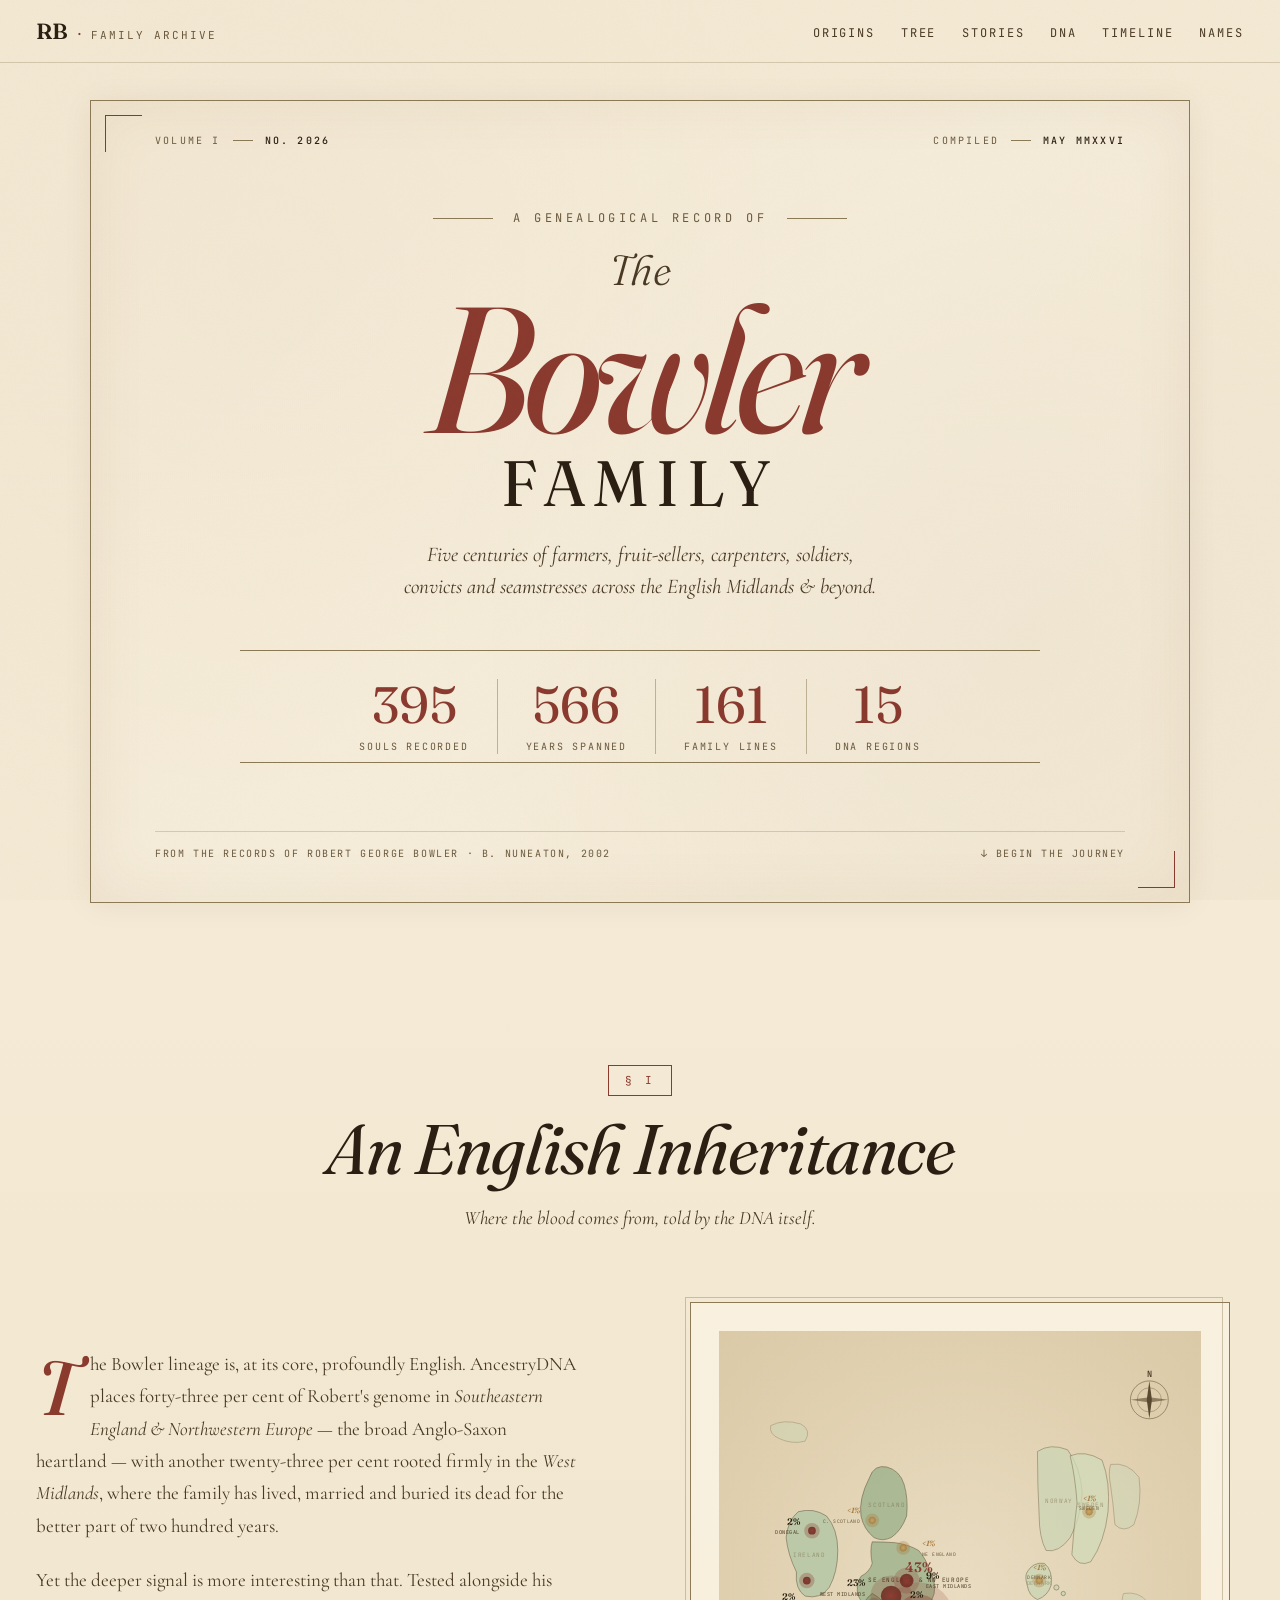
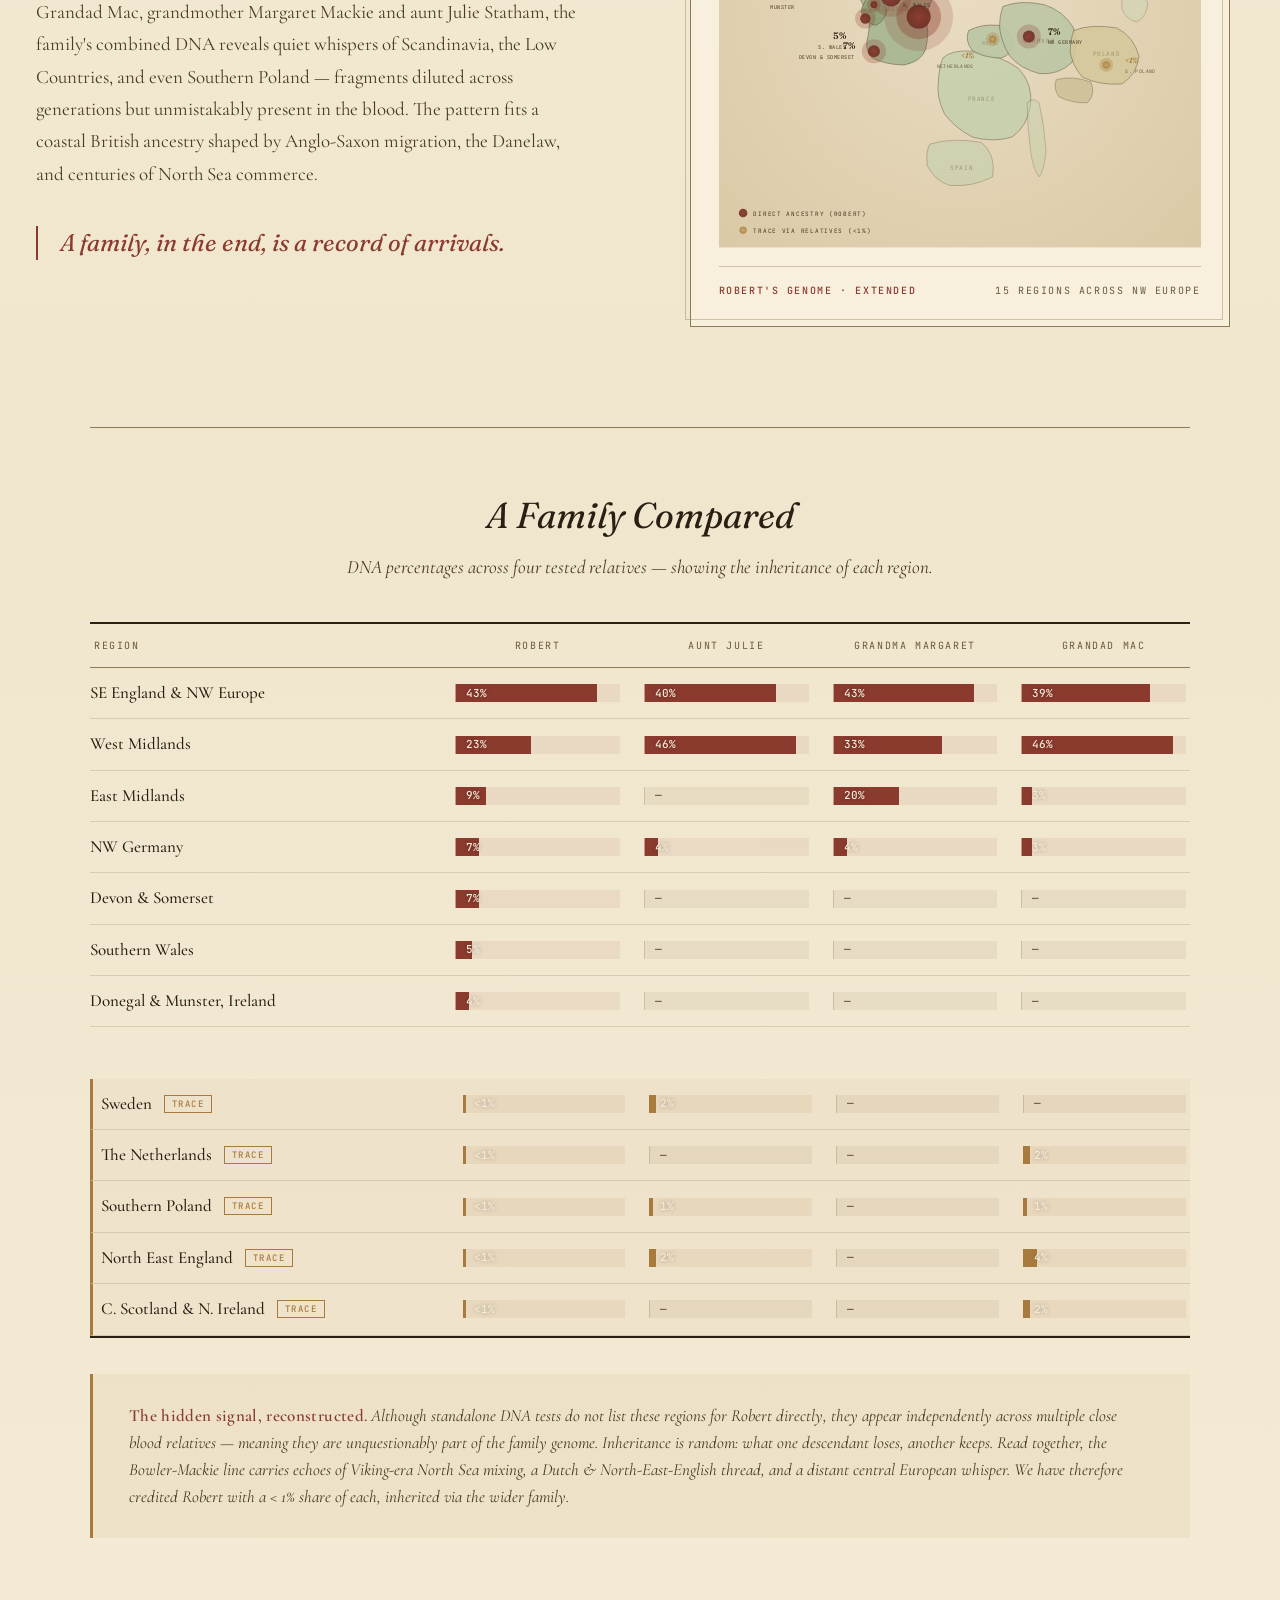
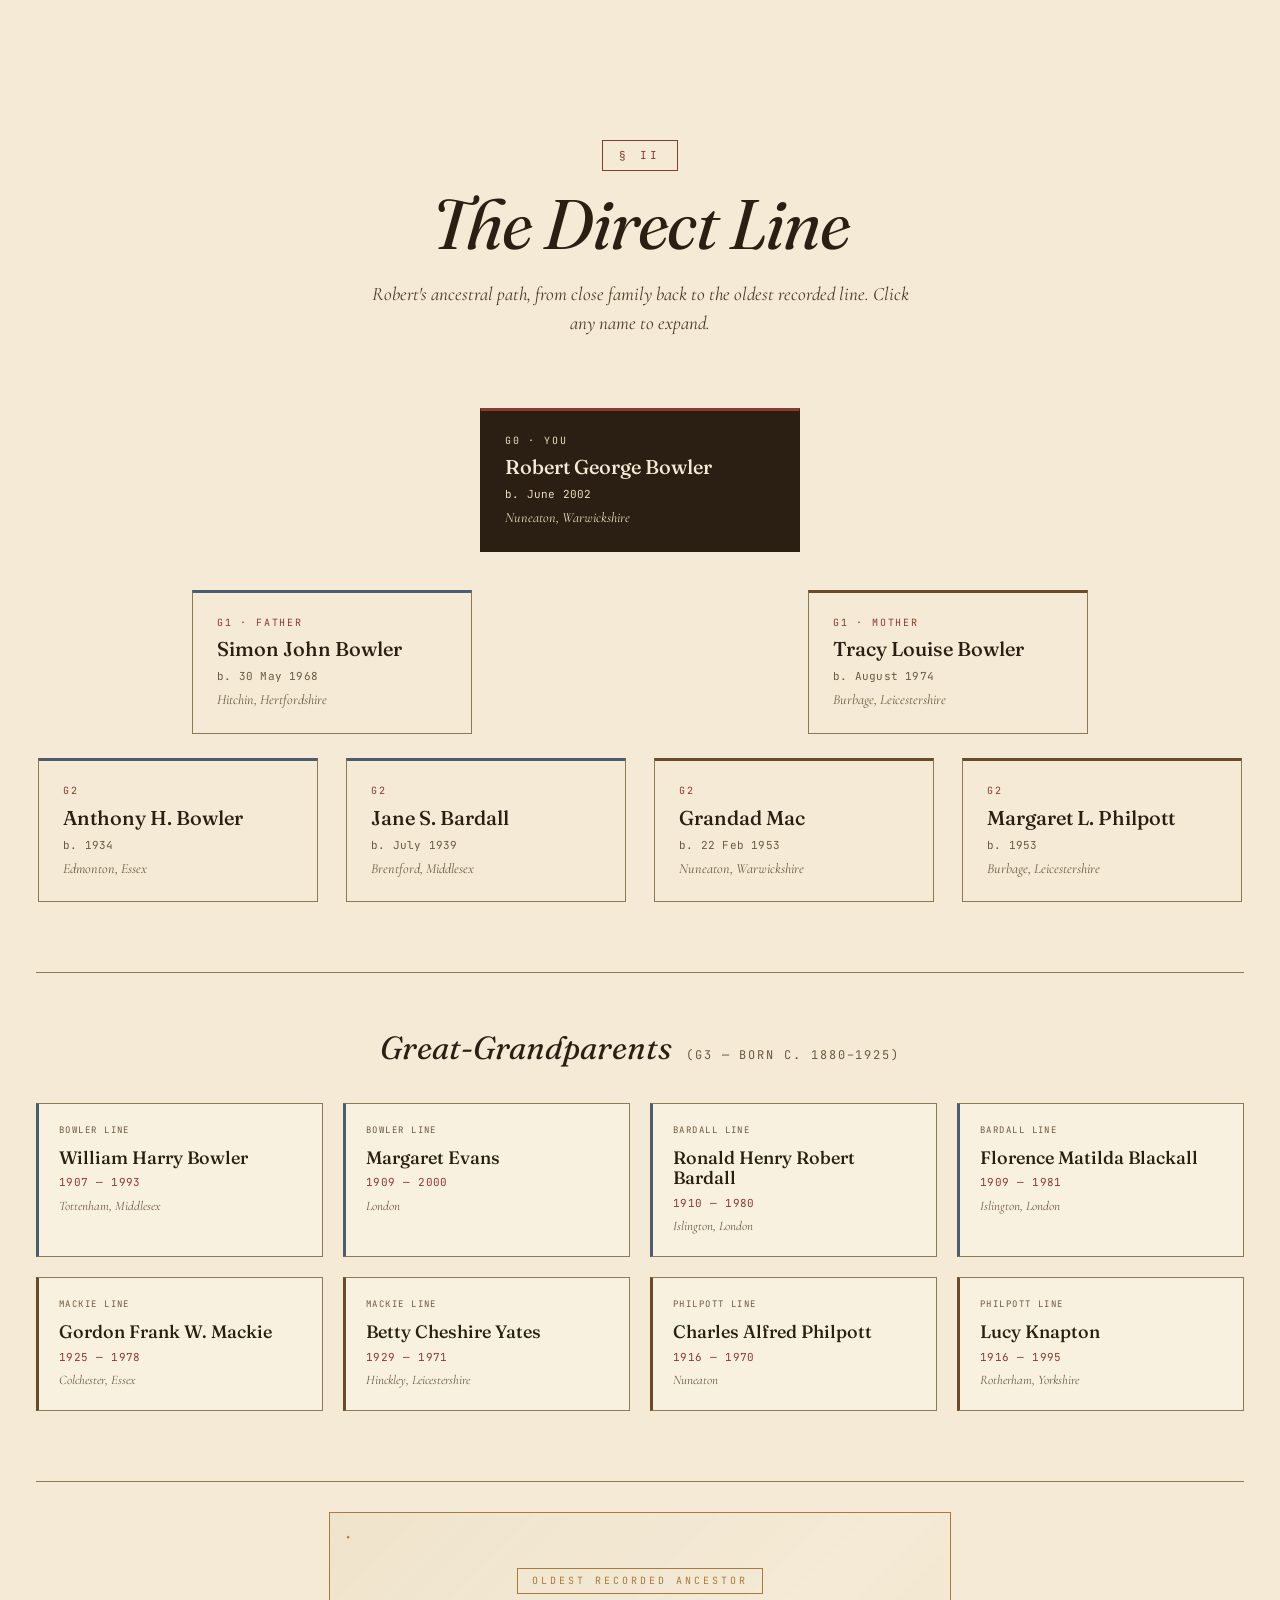
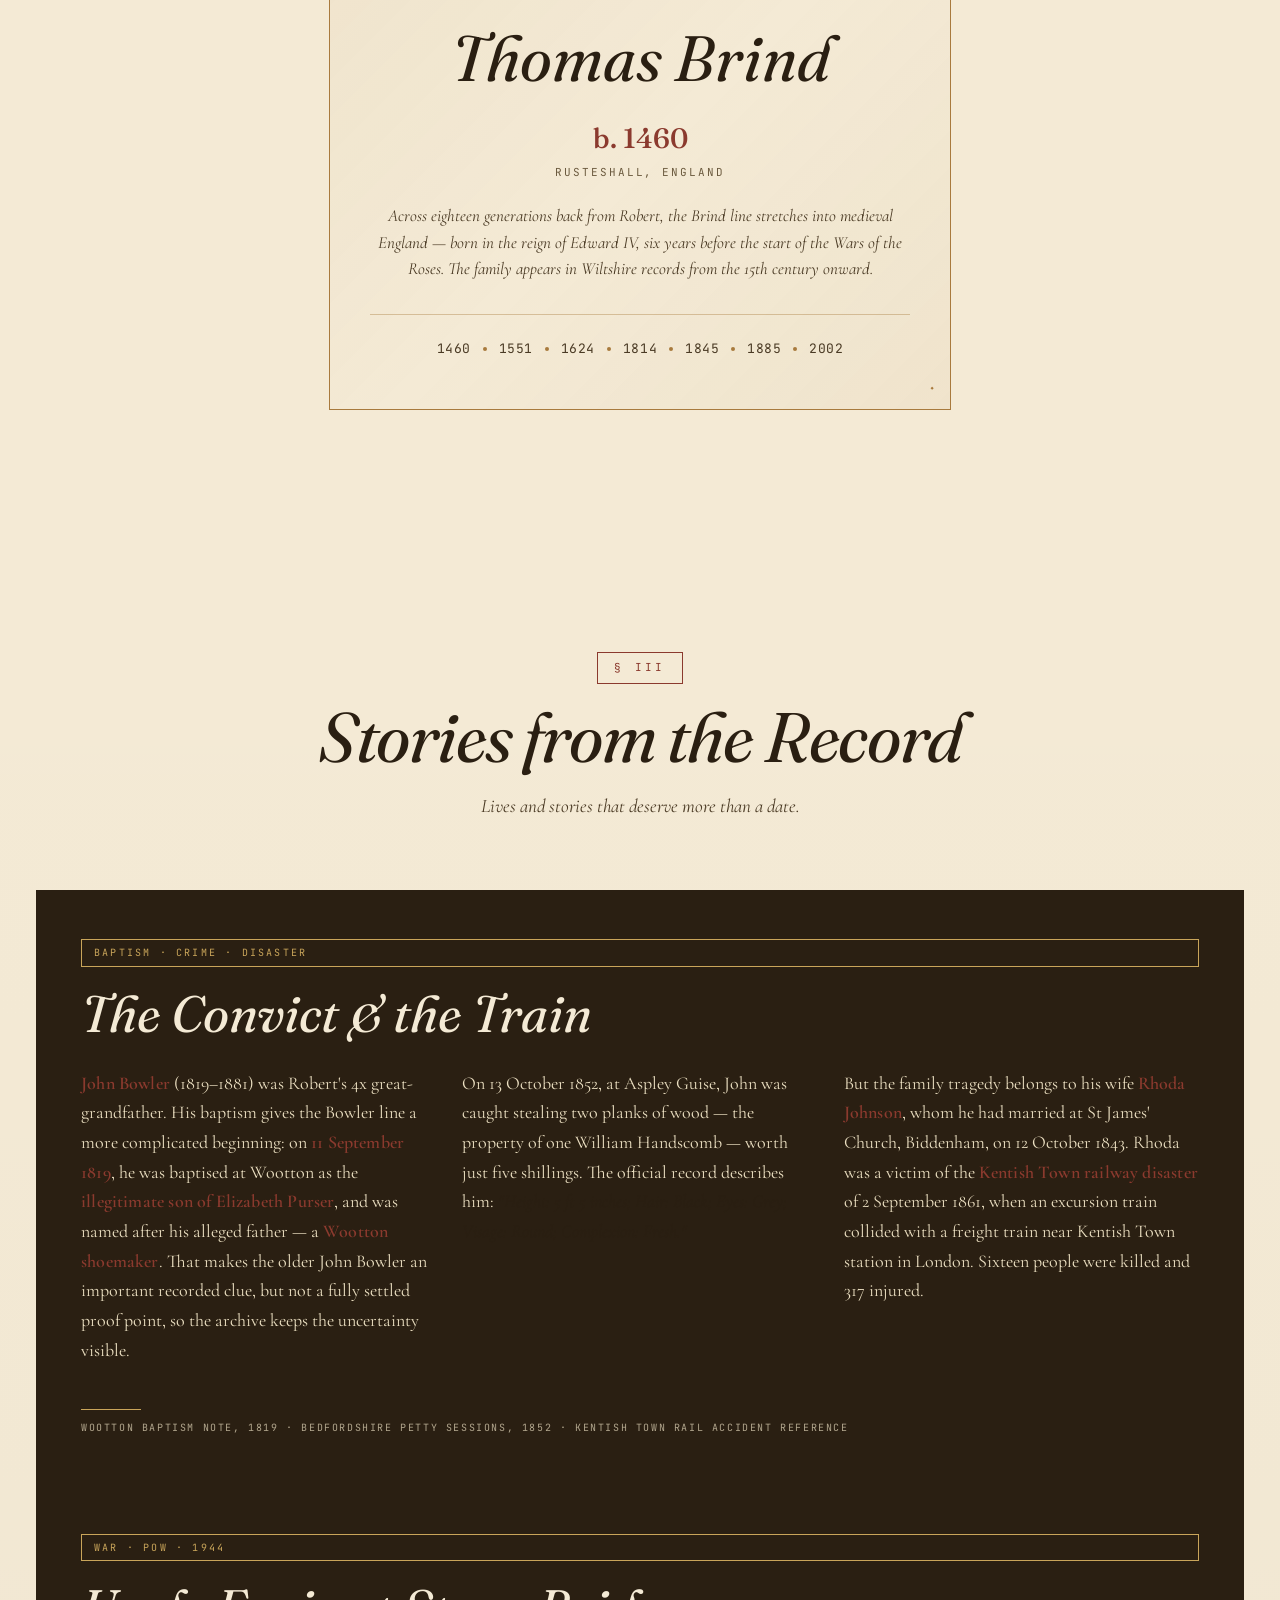
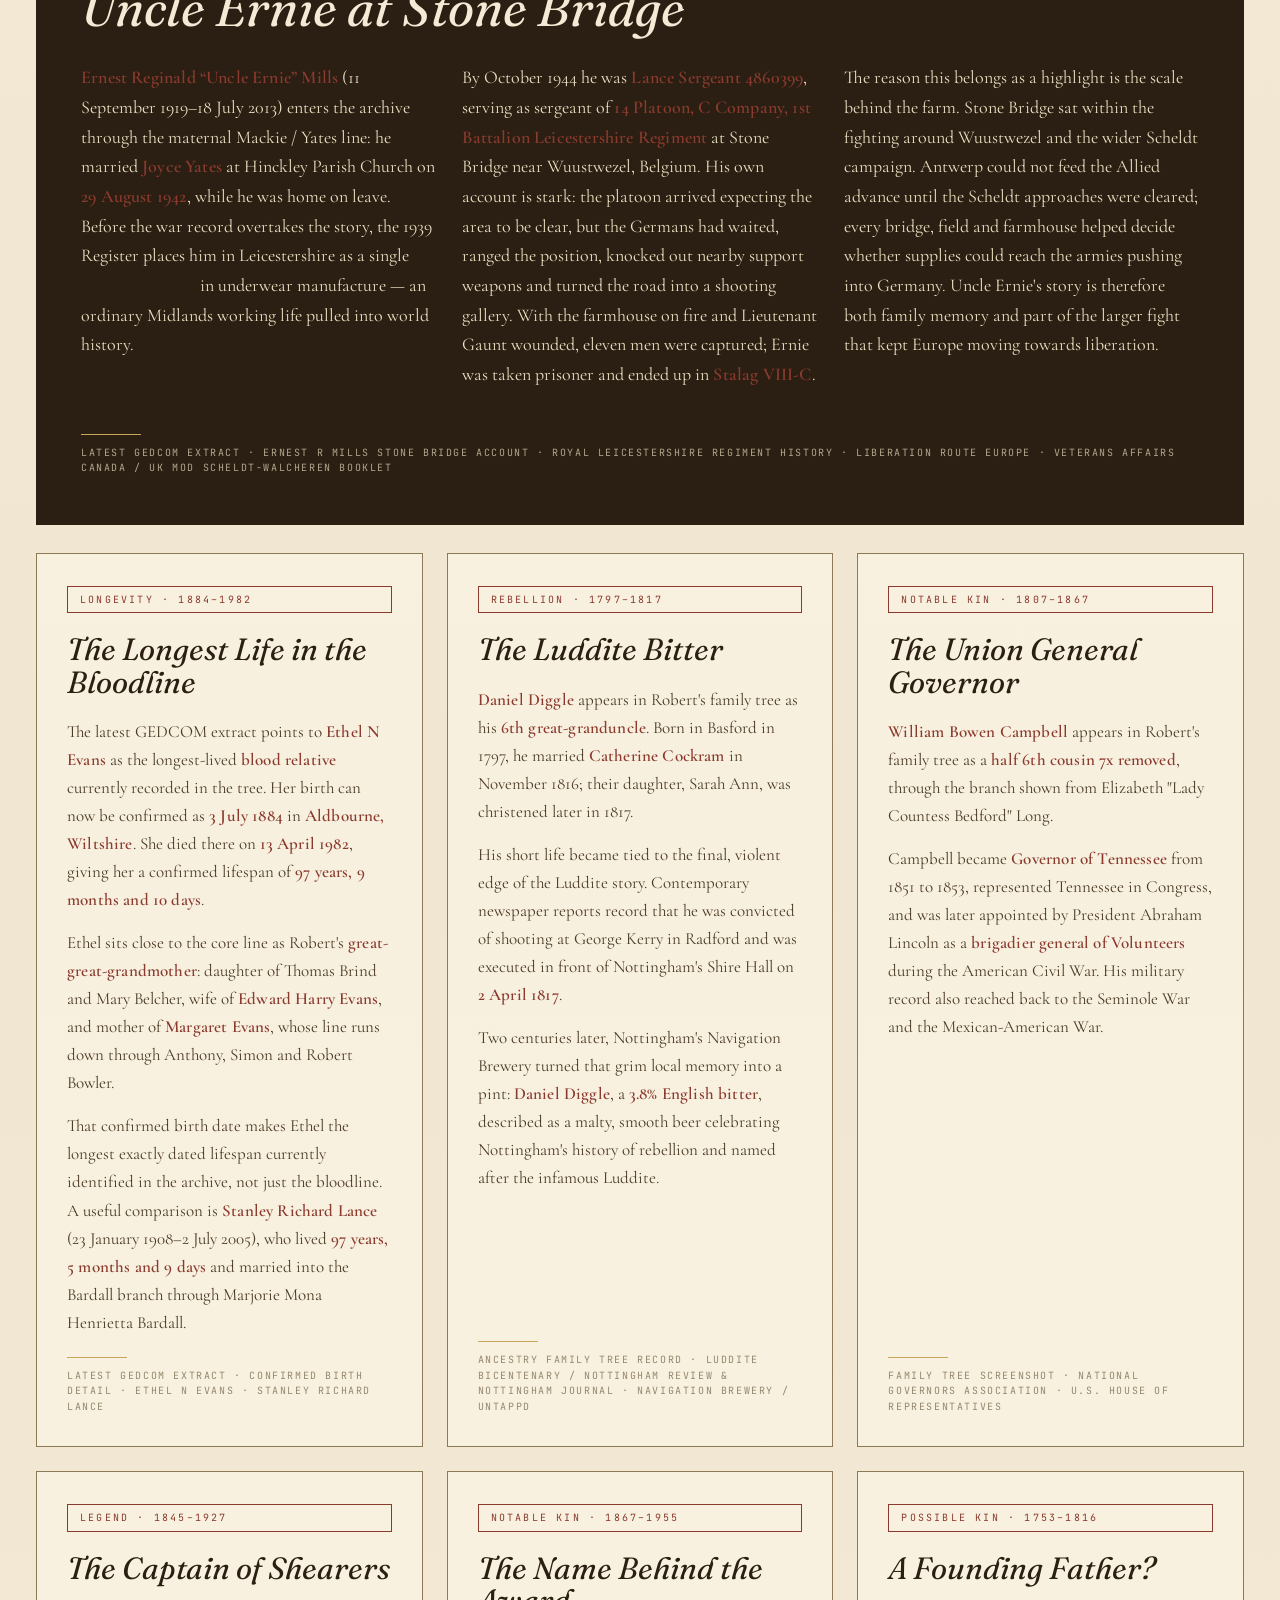
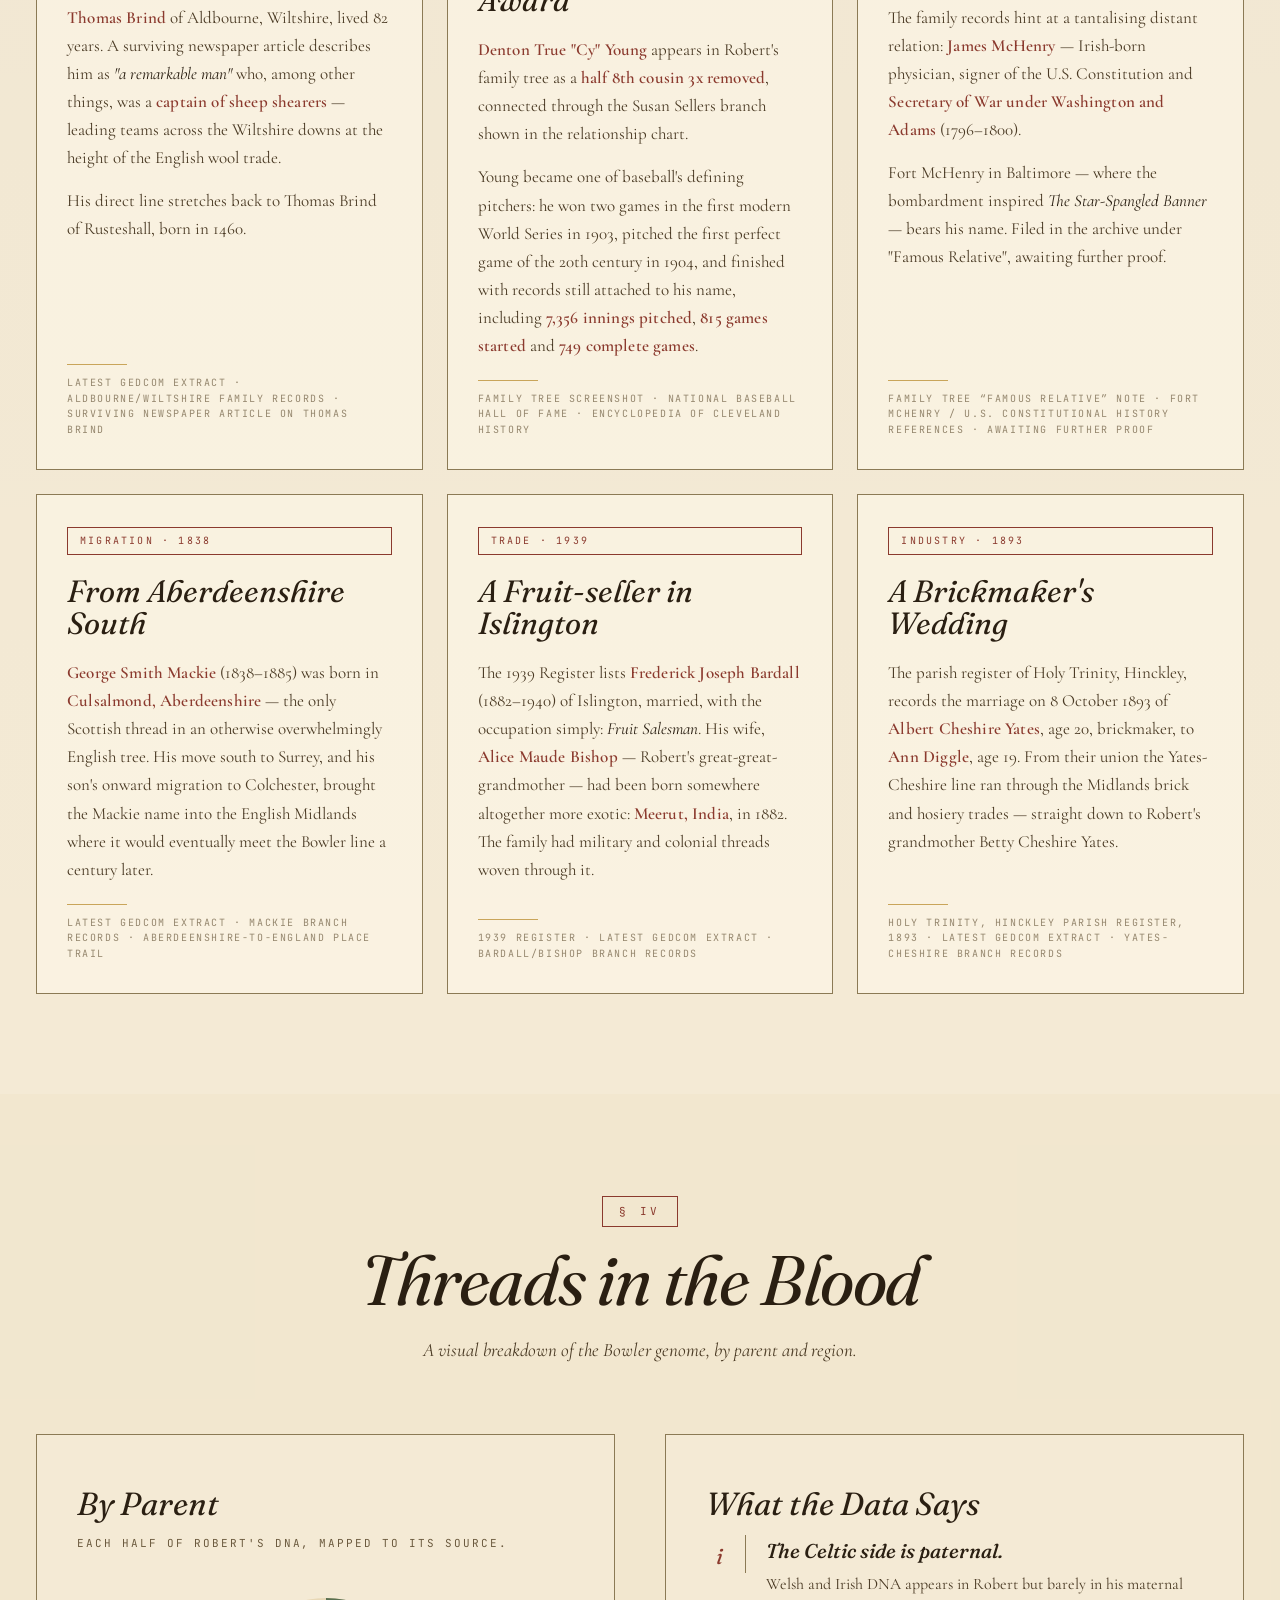
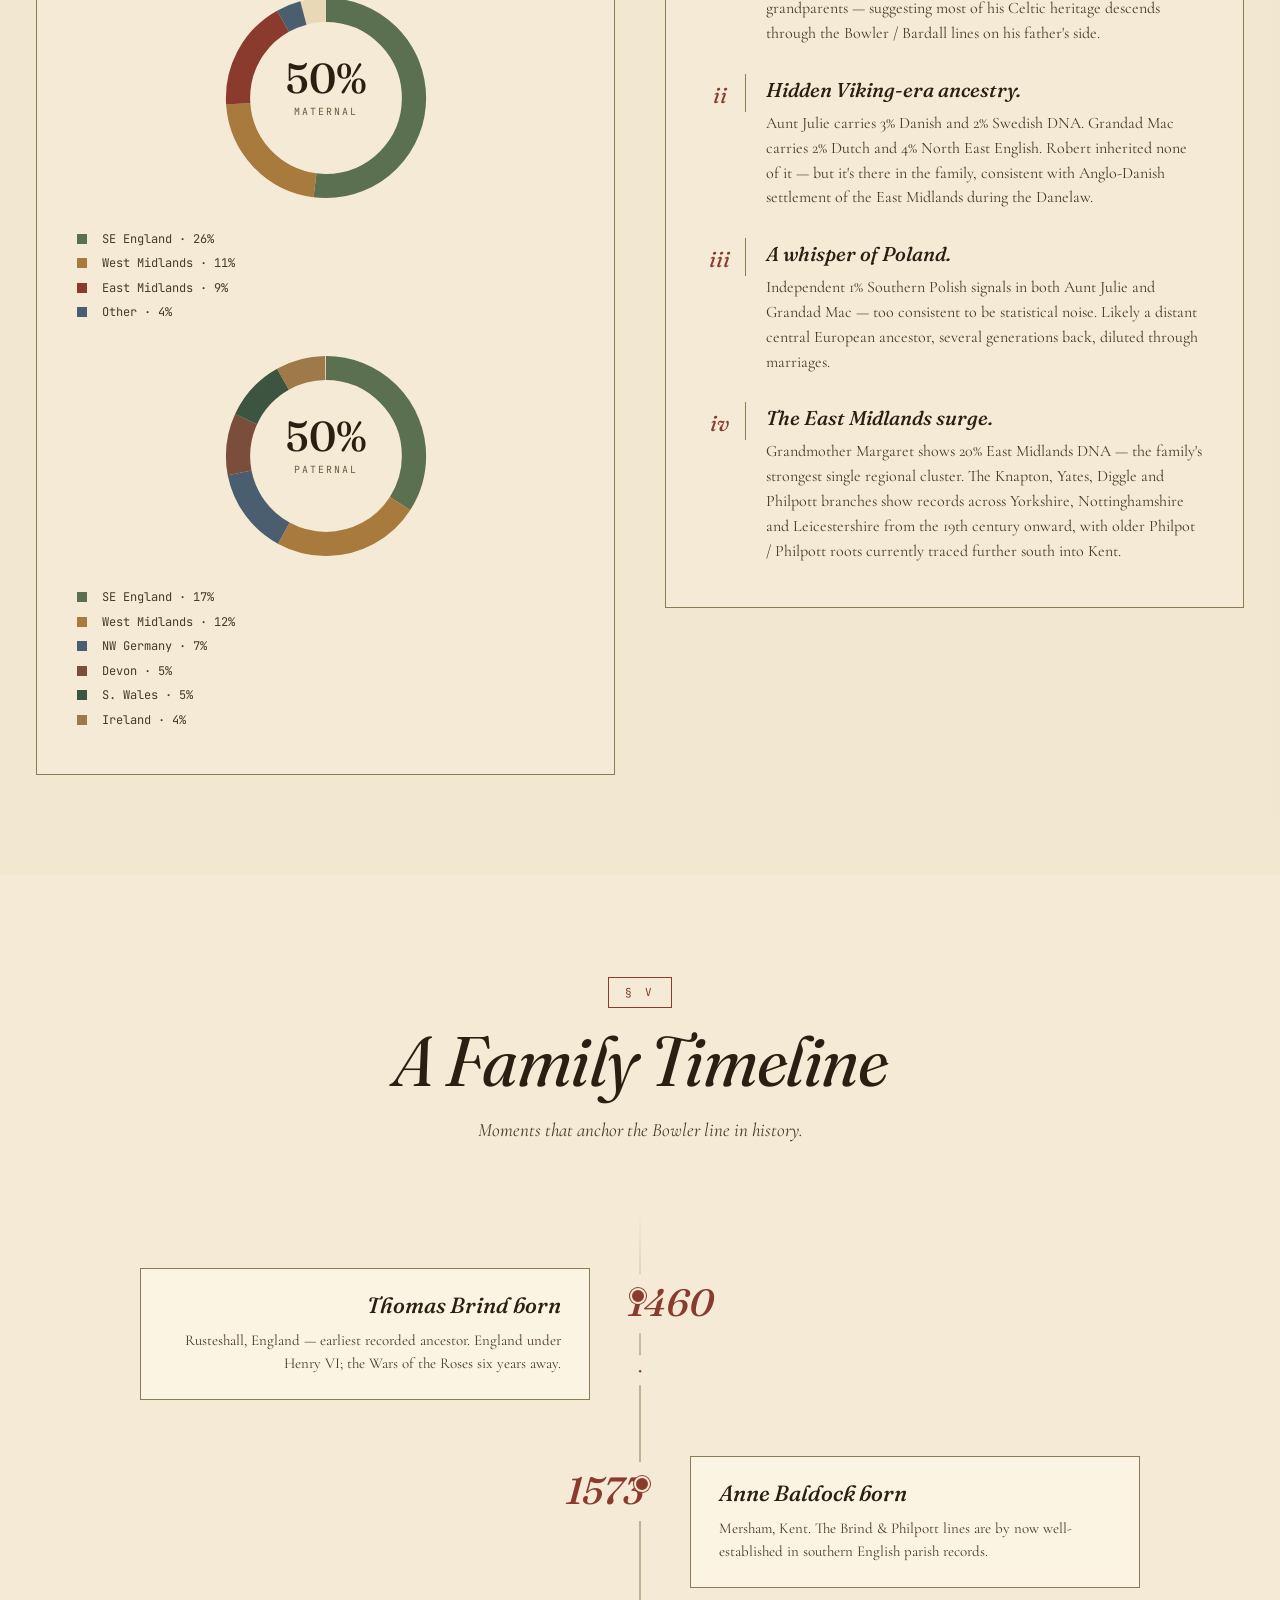
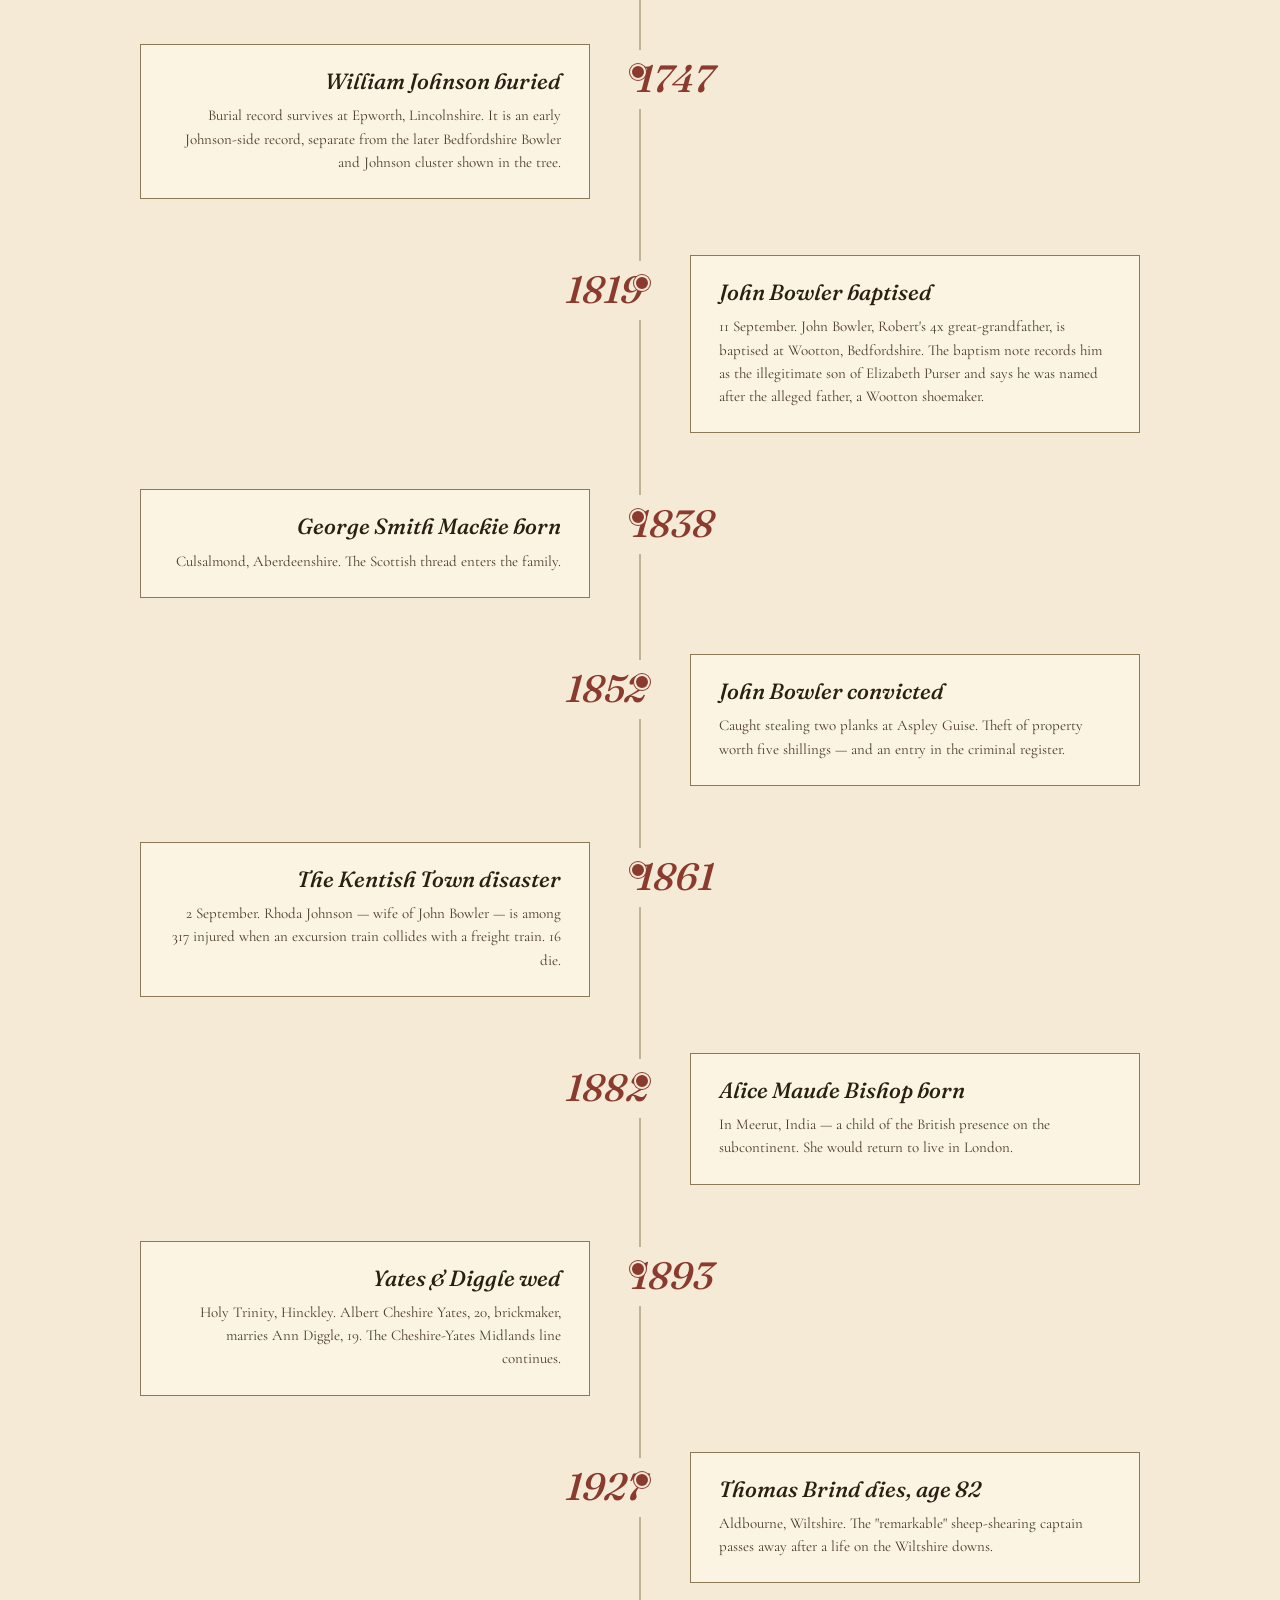
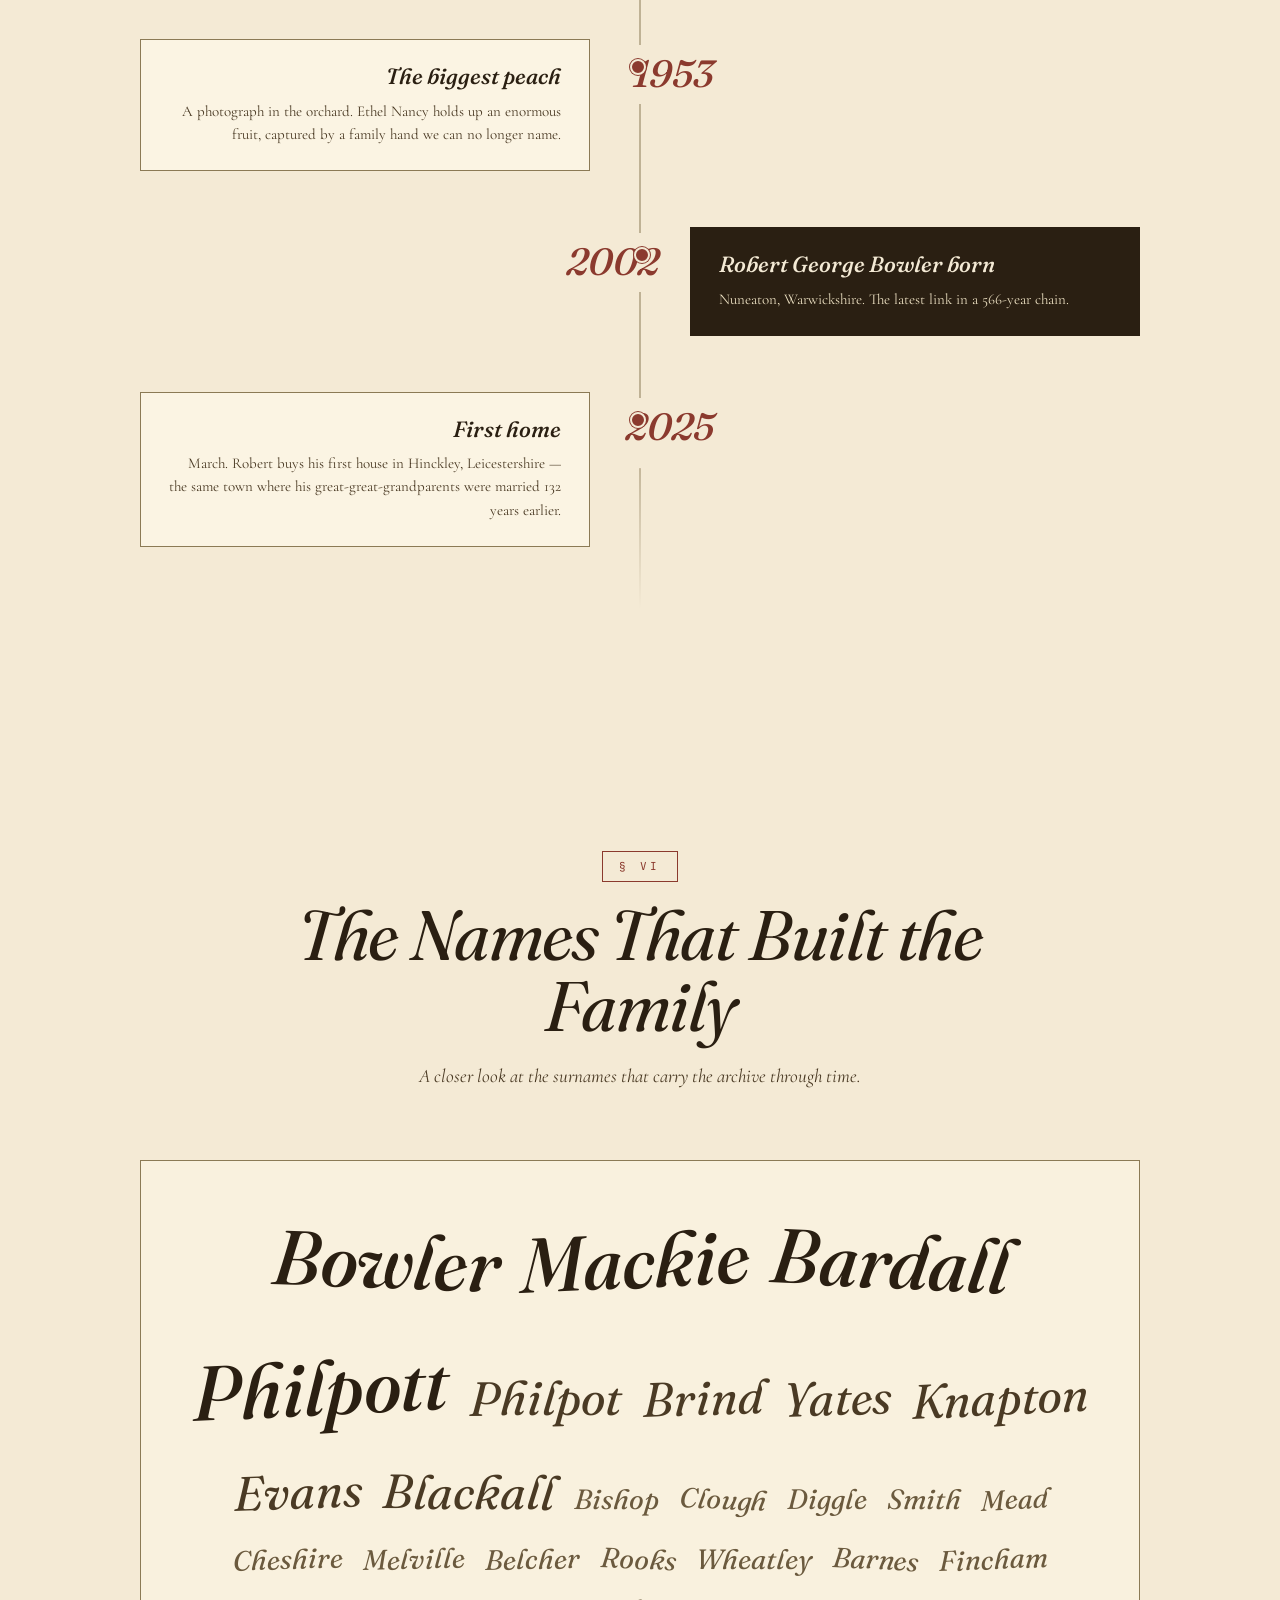
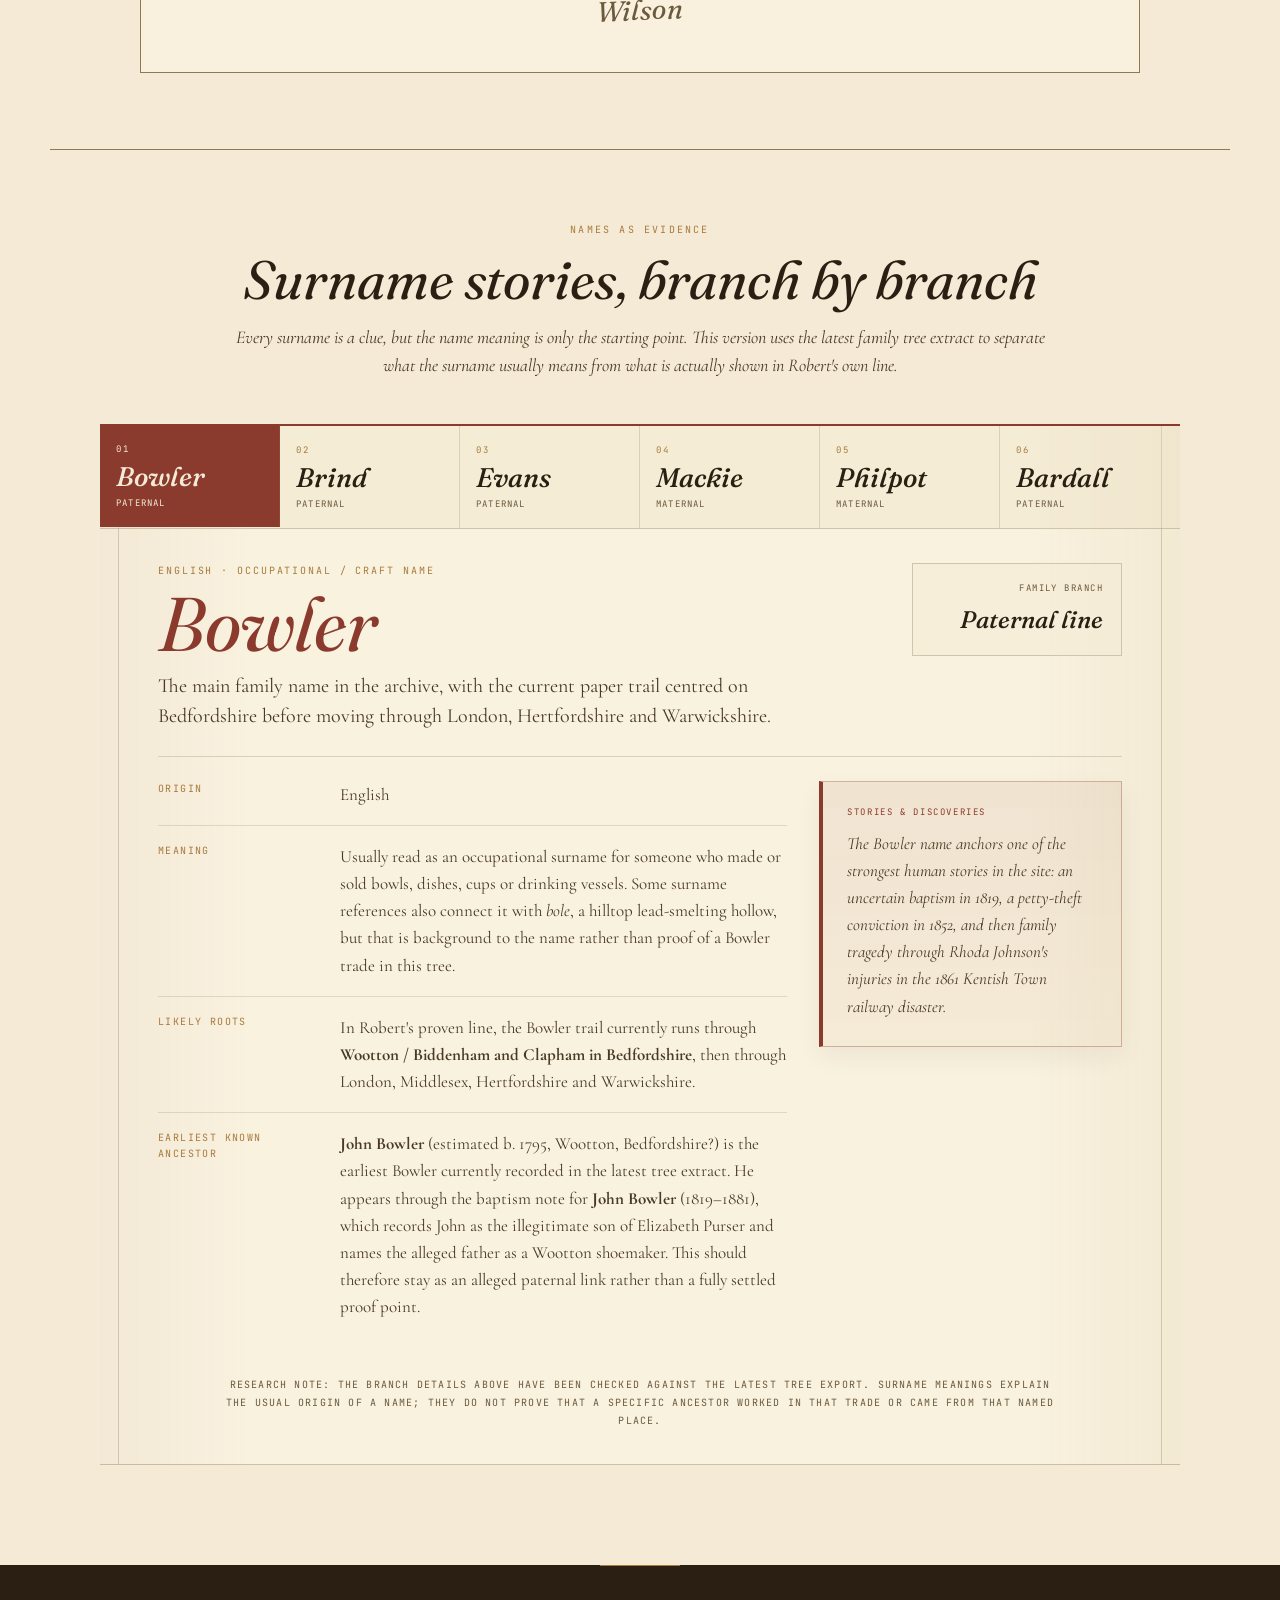
<file: bowler-family-archive.html>
<!DOCTYPE html>
<html lang="en">
<head>
<meta charset="UTF-8" />
<meta name="viewport" content="width=device-width,initial-scale=1.0" />
<title>The Bowler Family — A Genealogical Record</title>
<link rel="preconnect" href="https://fonts.googleapis.com" />
<link rel="preconnect" href="https://fonts.gstatic.com" crossorigin />
<link href="https://fonts.googleapis.com/css2?family=Cormorant+Garamond:ital,wght@0,300;0,400;0,500;0,600;0,700;1,400;1,500&family=Fraunces:opsz,wght@9..144,300;9..144,400;9..144,500;9..144,600;9..144,700;9..144,900&family=JetBrains+Mono:wght@300;400;500&display=swap" rel="stylesheet" />
<style>
/* =========================================================
   THE BOWLER FAMILY ARCHIVE
   Aesthetic: Editorial / archival / museum-catalogue
   Palette: aged parchment, oxblood, ink, forest, gold
   ========================================================= */

:root {
  --paper: #f4ead5;
  --paper-deep: #ebdfc1;
  --paper-shadow: #ddc99c;
  --ink: #2a1f12;
  --ink-soft: #4a3a24;
  --ink-mute: #6b5a3e;
  --rule: #8b7a55;
  --oxblood: #8b3a2e;
  --oxblood-deep: #6b2820;
  --forest: #3d5440;
  --gold: #a87a3d;
  --maternal: #6b4a2a;
  --paternal: #4a5e6f;
  --highlight: #c9a55a;

  --serif-display: 'Fraunces', 'Cormorant Garamond', Georgia, serif;
  --serif-body: 'Cormorant Garamond', Georgia, serif;
  --mono: 'JetBrains Mono', ui-monospace, monospace;

  --bp-tablet: 900px;
  --bp-mobile: 600px;
}

* { margin: 0; padding: 0; box-sizing: border-box; }

html { scroll-behavior: smooth; }

body {
  background: var(--paper);
  color: var(--ink);
  font-family: var(--serif-body);
  font-size: 19px;
  line-height: 1.55;
  font-weight: 400;
  overflow-x: hidden;
  position: relative;
  -webkit-font-smoothing: antialiased;
}

/* Paper grain overlay */
.grain {
  position: fixed;
  inset: 0;
  pointer-events: none;
  z-index: 999;
  opacity: 0.5;
  mix-blend-mode: multiply;
  background-image:
    radial-gradient(circle at 20% 30%, rgba(139,90,40,0.04) 0%, transparent 50%),
    radial-gradient(circle at 80% 70%, rgba(80,60,30,0.05) 0%, transparent 50%),
    repeating-radial-gradient(circle at 50% 50%, rgba(139,90,40,0.012) 0px, transparent 1px, transparent 2px);
}

.grain::before {
  content: '';
  position: absolute;
  inset: 0;
  background-image: url("data:image/svg+xml,%3Csvg xmlns='http://www.w3.org/2000/svg' width='200' height='200'%3E%3Cfilter id='n'%3E%3CfeTurbulence type='fractalNoise' baseFrequency='0.85' numOctaves='3' seed='2'/%3E%3CfeColorMatrix values='0 0 0 0 0.4 0 0 0 0 0.3 0 0 0 0 0.15 0 0 0 0.08 0'/%3E%3C/filter%3E%3Crect width='200' height='200' filter='url(%23n)'/%3E%3C/svg%3E");
  opacity: 0.6;
}

::selection {
  background: var(--oxblood);
  color: var(--paper);
}

/* =========== NAV =========== */
.nav {
  position: fixed;
  top: 0; left: 0; right: 0;
  z-index: 100;
  background: rgba(244, 234, 213, 0.92);
  backdrop-filter: blur(8px);
  border-bottom: 1px solid rgba(139, 122, 85, 0.3);
}

.nav-inner {
  max-width: 1400px;
  margin: 0 auto;
  padding: 14px 36px;
  display: flex;
  justify-content: space-between;
  align-items: center;
  gap: 24px;
}

.nav-mark {
  display: flex;
  align-items: baseline;
  gap: 10px;
  text-decoration: none;
  color: var(--ink);
  font-family: var(--serif-display);
}

.mark-rb {
  font-size: 22px;
  font-weight: 600;
  letter-spacing: -0.02em;
}
.mark-sep { color: var(--oxblood); font-weight: 300; }
.mark-label {
  font-family: var(--mono);
  font-size: 11px;
  text-transform: uppercase;
  letter-spacing: 0.18em;
  color: var(--ink-mute);
}

.nav-links {
  display: flex;
  gap: clamp(16px, 2vw, 32px);
  list-style: none;
  flex-wrap: wrap;
  justify-content: flex-end;
}
.nav-links a {
  color: var(--ink-soft);
  text-decoration: none;
  font-family: var(--mono);
  font-size: 12px;
  text-transform: uppercase;
  letter-spacing: 0.16em;
  position: relative;
  transition: color 0.2s;
  padding: 4px 0;
}
.nav-links a:hover { color: var(--oxblood); }
.nav-links a::after {
  content: '';
  position: absolute;
  bottom: 0; left: 0; right: 0;
  height: 1px;
  background: var(--oxblood);
  transform: scaleX(0);
  transform-origin: left;
  transition: transform 0.3s ease;
}
.nav-links a:hover::after { transform: scaleX(1); }

@media (max-width: 700px) {
  .nav-inner { padding: 12px 18px; }
  .mark-label { display: none; }
  .nav-links { gap: 12px; }
  .nav-links a { font-size: 9px; letter-spacing: 0.08em; }
}

/* =========== HERO =========== */
.hero {
  min-height: 100vh;
  display: flex;
  align-items: center;
  justify-content: center;
  padding: 100px 36px 60px;
  position: relative;
}

.hero-frame {
  width: 100%;
  max-width: 1100px;
  padding: 60px 64px 40px;
  border: 1px solid var(--rule);
  position: relative;
  background:
    linear-gradient(135deg, transparent 0%, rgba(255,255,255,0.15) 50%, transparent 100%),
    var(--paper);
  box-shadow:
    inset 0 0 60px rgba(139,90,40,0.08),
    0 2px 30px rgba(60,40,20,0.06);
}

/* Decorative corners */
.hero-frame::before,
.hero-frame::after {
  content: '';
  position: absolute;
  width: 36px;
  height: 36px;
  border: 1px solid var(--oxblood);
}
.hero-frame::before {
  top: 14px; left: 14px;
  border-right: none;
  border-bottom: none;
}
.hero-frame::after {
  bottom: 14px; right: 14px;
  border-left: none;
  border-top: none;
}

.hero-meta {
  position: absolute;
  font-family: var(--mono);
  font-size: 10px;
  text-transform: uppercase;
  letter-spacing: 0.22em;
  color: var(--ink-mute);
  display: flex;
  align-items: center;
  gap: 12px;
  top: 32px;
}
.hero-meta-left { left: 64px; }
.hero-meta-right { right: 64px; }
.meta-divider {
  width: 20px;
  height: 1px;
  background: var(--rule);
}
.meta-value { color: var(--ink); font-weight: 500; }

.hero-content {
  text-align: center;
  padding: 40px 0 32px;
  max-width: 800px;
  margin: 0 auto;
}

.hero-eyebrow {
  font-family: var(--mono);
  font-size: 12px;
  text-transform: uppercase;
  letter-spacing: 0.3em;
  color: var(--ink-mute);
  margin-bottom: 24px;
  position: relative;
  display: inline-block;
}
.hero-eyebrow::before, .hero-eyebrow::after {
  content: '';
  position: absolute;
  top: 50%;
  width: 60px;
  height: 1px;
  background: var(--rule);
}
.hero-eyebrow::before { right: 100%; margin-right: 20px; }
.hero-eyebrow::after { left: 100%; margin-left: 20px; }

.hero-title {
  font-family: var(--serif-display);
  font-weight: 300;
  line-height: 0.9;
  letter-spacing: -0.02em;
  color: var(--ink);
  margin-bottom: 28px;
}
.title-line {
  display: block;
}
.title-the {
  font-size: clamp(28px, 4vw, 42px);
  font-style: italic;
  font-weight: 300;
  color: var(--ink-soft);
  margin-bottom: 4px;
}
.title-bowler {
  font-size: clamp(80px, 14vw, 180px);
  font-weight: 500;
  color: var(--oxblood);
  letter-spacing: -0.04em;
  line-height: 0.85;
  position: relative;
  margin: 4px 0;
}
.title-bowler em {
  font-style: italic;
  font-weight: 400;
}
.title-family {
  font-size: clamp(36px, 6vw, 64px);
  font-weight: 400;
  letter-spacing: 0.12em;
  text-transform: uppercase;
  margin-top: 8px;
}

.hero-tagline {
  font-size: clamp(17px, 1.8vw, 21px);
  font-style: italic;
  color: var(--ink-soft);
  max-width: 580px;
  margin: 0 auto 48px;
  line-height: 1.5;
  font-weight: 400;
}

.hero-stats {
  display: flex;
  justify-content: center;
  align-items: stretch;
  gap: 0;
  flex-wrap: wrap;
  padding: 28px 0 8px;
  border-top: 1px solid var(--rule);
  border-bottom: 1px solid var(--rule);
}
.stat {
  display: flex;
  flex-direction: column;
  align-items: center;
  padding: 0 28px;
  min-width: 100px;
}
.stat-num {
  font-family: var(--serif-display);
  font-size: clamp(38px, 4vw, 52px);
  font-weight: 400;
  color: var(--oxblood);
  line-height: 1;
  margin-bottom: 8px;
}
.stat-lbl {
  font-family: var(--mono);
  font-size: 10px;
  text-transform: uppercase;
  letter-spacing: 0.18em;
  color: var(--ink-mute);
}
.stat-sep {
  width: 1px;
  background: var(--rule);
  align-self: stretch;
  opacity: 0.5;
}

.hero-foot {
  display: flex;
  justify-content: space-between;
  margin-top: 36px;
  font-family: var(--mono);
  font-size: 10px;
  text-transform: uppercase;
  letter-spacing: 0.16em;
  color: var(--ink-mute);
  padding-top: 14px;
  border-top: 1px solid rgba(139, 122, 85, 0.3);
}

@media (max-width: 720px) {
  .hero { padding: 90px 18px 40px; }
  .hero-frame { padding: 60px 24px 30px; }
  .hero-meta { font-size: 8px; }
  .hero-meta-left { left: 24px; top: 22px; }
  .hero-meta-right { right: 24px; top: 22px; }
  .meta-divider { width: 12px; }
  .hero-content { padding: 32px 0 24px; }
  .hero-eyebrow::before, .hero-eyebrow::after { width: 30px; }
  .stat { padding: 0 14px; min-width: 70px; }
  .stat-num { font-size: 32px; }
  .stat-lbl { font-size: 9px; }
  .hero-foot { flex-direction: column; gap: 6px; align-items: center; text-align: center; }
}

/* =========== SECTION HEADINGS =========== */
section { padding: 100px 36px; position: relative; }

.section-head {
  max-width: 800px;
  margin: 0 auto 70px;
  text-align: center;
}
.section-num {
  display: inline-block;
  font-family: var(--mono);
  font-size: 11px;
  text-transform: uppercase;
  letter-spacing: 0.3em;
  color: var(--oxblood);
  margin-bottom: 18px;
  padding: 6px 16px;
  border: 1px solid var(--oxblood);
}
.section-title {
  font-family: var(--serif-display);
  font-size: clamp(40px, 5.5vw, 70px);
  font-weight: 400;
  line-height: 1.02;
  letter-spacing: -0.02em;
  color: var(--ink);
  margin-bottom: 18px;
  font-style: italic;
}
.section-sub {
  font-family: var(--serif-body);
  font-size: 19px;
  font-style: italic;
  color: var(--ink-soft);
  max-width: 540px;
  margin: 0 auto;
}

/* =========== ORIGINS =========== */
.origins {
  background:
    linear-gradient(to bottom, transparent 0%, rgba(235,223,193,0.4) 50%, transparent 100%);
}

.origins-grid {
  display: grid;
  grid-template-columns: 1fr 1fr;
  gap: 70px;
  max-width: 1300px;
  margin: 0 auto 100px;
  align-items: center;
}

.origins-text { max-width: 540px; }
.origins-text p {
  font-size: 19px;
  line-height: 1.7;
  margin-bottom: 22px;
  color: var(--ink-soft);
}
.dropcap { position: relative; }
.drop {
  float: left;
  font-family: var(--serif-display);
  font-size: 76px;
  line-height: 0.85;
  font-weight: 500;
  color: var(--oxblood);
  margin-right: 12px;
  margin-top: 8px;
  font-style: italic;
}
.quote-mark {
  font-family: var(--serif-display);
  font-style: italic;
  font-size: 24px !important;
  color: var(--oxblood) !important;
  border-left: 2px solid var(--oxblood);
  padding-left: 22px !important;
  margin-top: 36px;
  line-height: 1.4 !important;
}

.origins-map {
  display: flex;
  justify-content: center;
}
.map-container {
  width: 100%;
  max-width: 540px;
  padding: 28px;
  border: 1px solid var(--rule);
  background: rgba(255, 250, 235, 0.5);
  position: relative;
}
.map-container::before {
  content: '';
  position: absolute;
  top: -6px; left: -6px; right: 6px; bottom: 6px;
  border: 1px solid var(--rule);
  opacity: 0.4;
  pointer-events: none;
}
.origin-svg { width: 100%; height: auto; display: block; }

.origin-svg .m-pct {
  font-family: var(--serif-display);
  font-size: 11px;
  font-weight: 600;
  fill: var(--ink);
}
.origin-svg .m-lbl {
  font-family: var(--mono);
  font-size: 6px;
  text-transform: uppercase;
  letter-spacing: 0.1em;
  fill: var(--ink-soft);
}
.origin-svg .marker-big .m-pct { font-size: 16px; fill: var(--oxblood); }
.origin-svg .marker-big .m-lbl { font-size: 7px; }

/* Trace marker labels (gold) */
.origin-svg .m-pct-trace {
  font-family: var(--serif-display);
  font-size: 9px;
  font-weight: 600;
  font-style: italic;
  fill: var(--gold);
}
.origin-svg .m-lbl-trace {
  font-family: var(--mono);
  font-size: 5.5px;
  text-transform: uppercase;
  letter-spacing: 0.08em;
  fill: var(--ink-mute);
}

.origin-svg .country-labels text {
  text-transform: uppercase;
  font-weight: 400;
  opacity: 0.55;
}

.origin-svg .compass-n {
  font-family: var(--mono);
  font-size: 10px;
  font-weight: 600;
  fill: var(--ink-soft);
}

.origin-svg .marker circle:last-of-type {
  animation: pulse 3s ease-in-out infinite;
  transform-origin: center;
}
.origin-svg .marker-big circle:nth-child(2) {
  animation: pulse 3s ease-in-out infinite;
  animation-delay: 0.5s;
}
.origin-svg .marker-trace circle:last-of-type {
  animation: pulse-gold 3.6s ease-in-out infinite;
  transform-origin: center;
}
@keyframes pulse {
  0%, 100% { opacity: 0.35; }
  50% { opacity: 0.6; }
}
@keyframes pulse-gold {
  0%, 100% { opacity: 0.75; }
  50% { opacity: 1; }
}

/* Map legend */
.origin-svg .legend-text {
  font-family: var(--mono);
  font-size: 7px;
  fill: var(--ink-soft);
  text-transform: uppercase;
  letter-spacing: 0.12em;
}

.map-caption {
  margin-top: 18px;
  padding-top: 16px;
  border-top: 1px solid rgba(139, 122, 85, 0.4);
  display: flex;
  justify-content: space-between;
  align-items: baseline;
  font-family: var(--mono);
  font-size: 10px;
  text-transform: uppercase;
  letter-spacing: 0.16em;
}
.cap-label { color: var(--oxblood); font-weight: 500; }
.cap-text { color: var(--ink-mute); }

@media (max-width: 900px) {
  .origins-grid { grid-template-columns: 1fr; gap: 50px; }
}

/* Ancestry compare */
.ancestry-compare {
  max-width: 1100px;
  margin: 0 auto;
  padding-top: 60px;
  border-top: 1px solid var(--rule);
}
.compare-title {
  font-family: var(--serif-display);
  font-size: 36px;
  font-weight: 400;
  font-style: italic;
  text-align: center;
  margin-bottom: 8px;
  color: var(--ink);
}
.compare-sub {
  text-align: center;
  font-style: italic;
  color: var(--ink-soft);
  margin-bottom: 40px;
}

.compare-table {
  border-top: 2px solid var(--ink);
  border-bottom: 2px solid var(--ink);
}
.compare-header {
  display: grid;
  grid-template-columns: 2fr 1fr 1fr 1fr 1fr;
  gap: 16px;
  padding: 14px 0;
  border-bottom: 1px solid var(--rule);
  font-family: var(--mono);
  font-size: 10px;
  text-transform: uppercase;
  letter-spacing: 0.16em;
  color: var(--ink-mute);
}
.ch-region { padding-left: 4px; }
.ch-cell { text-align: center; }
.compare-row {
  display: grid;
  grid-template-columns: 2fr 1fr 1fr 1fr 1fr;
  gap: 16px;
  padding: 12px 0;
  border-bottom: 1px solid rgba(139, 122, 85, 0.25);
  align-items: center;
}
.compare-row.hidden-row {
  background: rgba(139, 90, 40, 0.04);
  border-left: 3px solid var(--gold);
  padding-left: 8px;
}
.cr-region {
  font-family: var(--serif-body);
  font-size: 17px;
  font-weight: 500;
  color: var(--ink);
}
.hidden-tag {
  font-family: var(--mono);
  font-size: 9px;
  text-transform: uppercase;
  letter-spacing: 0.16em;
  color: var(--gold);
  padding: 2px 7px;
  border: 1px solid var(--gold);
  margin-left: 8px;
  vertical-align: 2px;
}
.cr-cell { padding: 0 4px; }
.bar {
  height: 18px;
  position: relative;
  background: linear-gradient(to right, var(--oxblood) 0%, var(--oxblood) var(--w, 0%), rgba(139, 58, 46, 0.08) var(--w, 0%));
  display: flex;
  align-items: center;
  padding-left: 10px;
  border-left: 1px solid rgba(139, 58, 46, 0.4);
}
.bar span {
  font-family: var(--mono);
  font-size: 11px;
  color: var(--paper);
  font-weight: 500;
  text-shadow: 0 0 4px rgba(0,0,0,0.3);
  position: relative;
  z-index: 1;
}
.bar.bar-empty {
  background: rgba(139, 122, 85, 0.1);
  border-left-color: rgba(139, 122, 85, 0.3);
}
.bar.bar-empty span { color: var(--ink-mute); text-shadow: none; }
.bar.bar-secret {
  background: linear-gradient(to right, var(--gold) 0%, var(--gold) var(--w, 0%), rgba(168, 122, 61, 0.1) var(--w, 0%));
  border-left-color: var(--gold);
}

.compare-note {
  margin-top: 36px;
  padding: 28px 36px;
  background: rgba(168, 122, 61, 0.08);
  border-left: 3px solid var(--gold);
  font-size: 17px;
  line-height: 1.6;
  color: var(--ink-soft);
  font-style: italic;
}
.compare-note strong {
  font-style: normal;
  color: var(--oxblood);
  font-weight: 600;
  letter-spacing: 0.02em;
}

@media (max-width: 800px) {
  .compare-header, .compare-row {
    grid-template-columns: 1.4fr 1fr 1fr 1fr 1fr;
    gap: 8px;
    font-size: 13px;
  }
  .cr-region { font-size: 13px; }
  .ch-region, .ch-cell { font-size: 8px; }
  .bar { height: 14px; padding-left: 6px; }
  .bar span { font-size: 9px; }
  .hidden-tag { display: none; }
}


/* Expanded surname feature */
.surname-meanings {
  max-width: 1180px;
  margin: 76px auto 0;
  padding-top: 62px;
  border-top: 1px solid var(--rule);
}
.surname-meanings-head {
  max-width: 820px;
  margin: 0 auto 44px;
  text-align: center;
}
.mini-kicker {
  display: inline-block;
  font-family: var(--mono);
  font-size: 10px;
  text-transform: uppercase;
  letter-spacing: 0.22em;
  color: var(--gold);
  margin-bottom: 14px;
}
.surname-meanings-head h3 {
  font-family: var(--serif-display);
  font-size: clamp(34px, 4.5vw, 54px);
  font-weight: 400;
  font-style: italic;
  line-height: 1.05;
  color: var(--ink);
  margin-bottom: 14px;
}
.surname-meanings-head p {
  font-size: 18px;
  line-height: 1.6;
  color: var(--ink-soft);
  font-style: italic;
}
.surname-ledger {
  max-width: 1080px;
  margin: 0 auto;
  border-top: 2px solid var(--oxblood);
  border-bottom: 1px solid rgba(139, 122, 85, 0.42);
  background:
    linear-gradient(90deg, rgba(139, 58, 46, 0.055), transparent 14%, transparent 86%, rgba(168, 122, 61, 0.07)),
    rgba(255, 250, 235, 0.44);
  position: relative;
}
.surname-ledger::before,
.surname-ledger::after {
  content: '';
  position: absolute;
  top: 0;
  bottom: 0;
  width: 1px;
  background: rgba(139, 122, 85, 0.32);
}
.surname-ledger::before { left: 18px; }
.surname-ledger::after { right: 18px; }
.surname-radio {
  position: absolute;
  opacity: 0;
  pointer-events: none;
}
.surname-ledger-tabs {
  position: relative;
  z-index: 1;
  display: grid;
  grid-template-columns: repeat(6, 1fr);
  border-bottom: 1px solid rgba(139, 122, 85, 0.34);
  background: rgba(235, 223, 193, 0.34);
}
.surname-ledger-tabs label {
  min-height: 92px;
  padding: 18px 16px 16px;
  cursor: pointer;
  border-right: 1px solid rgba(139, 122, 85, 0.24);
  display: flex;
  flex-direction: column;
  justify-content: space-between;
  gap: 7px;
  transition: background 0.2s ease, color 0.2s ease, transform 0.2s ease;
}
.surname-ledger-tabs label:last-child { border-right: 0; }
.surname-ledger-tabs label:hover {
  background: rgba(139, 58, 46, 0.06);
}
.surname-ledger-tabs label span {
  font-family: var(--mono);
  font-size: 9px;
  letter-spacing: 0.18em;
  color: var(--gold);
}
.surname-ledger-tabs label strong {
  display: block;
  font-family: var(--serif-display);
  font-size: clamp(22px, 2.1vw, 34px);
  font-style: italic;
  font-weight: 500;
  line-height: 0.95;
  color: var(--ink);
}
.surname-ledger-tabs label em {
  font-family: var(--mono);
  font-size: 9px;
  font-style: normal;
  text-transform: uppercase;
  letter-spacing: 0.13em;
  color: var(--ink-mute);
}
#surname-bowler:checked ~ .surname-ledger-tabs label[for="surname-bowler"],
#surname-brind:checked ~ .surname-ledger-tabs label[for="surname-brind"],
#surname-evans:checked ~ .surname-ledger-tabs label[for="surname-evans"],
#surname-mackie:checked ~ .surname-ledger-tabs label[for="surname-mackie"],
#surname-philpot:checked ~ .surname-ledger-tabs label[for="surname-philpot"],
#surname-bardall:checked ~ .surname-ledger-tabs label[for="surname-bardall"] {
  background: var(--oxblood);
  color: var(--paper);
  transform: translateY(-1px);
}
#surname-bowler:checked ~ .surname-ledger-tabs label[for="surname-bowler"] span,
#surname-bowler:checked ~ .surname-ledger-tabs label[for="surname-bowler"] strong,
#surname-bowler:checked ~ .surname-ledger-tabs label[for="surname-bowler"] em,
#surname-brind:checked ~ .surname-ledger-tabs label[for="surname-brind"] span,
#surname-brind:checked ~ .surname-ledger-tabs label[for="surname-brind"] strong,
#surname-brind:checked ~ .surname-ledger-tabs label[for="surname-brind"] em,
#surname-evans:checked ~ .surname-ledger-tabs label[for="surname-evans"] span,
#surname-evans:checked ~ .surname-ledger-tabs label[for="surname-evans"] strong,
#surname-evans:checked ~ .surname-ledger-tabs label[for="surname-evans"] em,
#surname-mackie:checked ~ .surname-ledger-tabs label[for="surname-mackie"] span,
#surname-mackie:checked ~ .surname-ledger-tabs label[for="surname-mackie"] strong,
#surname-mackie:checked ~ .surname-ledger-tabs label[for="surname-mackie"] em,
#surname-philpot:checked ~ .surname-ledger-tabs label[for="surname-philpot"] span,
#surname-philpot:checked ~ .surname-ledger-tabs label[for="surname-philpot"] strong,
#surname-philpot:checked ~ .surname-ledger-tabs label[for="surname-philpot"] em,
#surname-bardall:checked ~ .surname-ledger-tabs label[for="surname-bardall"] span,
#surname-bardall:checked ~ .surname-ledger-tabs label[for="surname-bardall"] strong,
#surname-bardall:checked ~ .surname-ledger-tabs label[for="surname-bardall"] em {
  color: var(--paper);
}
.surname-ledger-panels {
  position: relative;
  z-index: 1;
  padding: 34px clamp(28px, 5vw, 58px) 38px;
}
.surname-ledger-panel {
  display: none;
  animation: surnamePageIn 0.28s ease both;
}
@keyframes surnamePageIn {
  from { opacity: 0; transform: translateY(8px); }
  to { opacity: 1; transform: translateY(0); }
}
#surname-bowler:checked ~ .surname-ledger-panels .panel-bowler,
#surname-brind:checked ~ .surname-ledger-panels .panel-brind,
#surname-evans:checked ~ .surname-ledger-panels .panel-evans,
#surname-mackie:checked ~ .surname-ledger-panels .panel-mackie,
#surname-philpot:checked ~ .surname-ledger-panels .panel-philpot,
#surname-bardall:checked ~ .surname-ledger-panels .panel-bardall {
  display: block;
}
.surname-panel-heading {
  display: grid;
  grid-template-columns: minmax(0, 1fr) 210px;
  gap: 28px;
  align-items: start;
  padding-bottom: 24px;
  margin-bottom: 24px;
  border-bottom: 1px solid rgba(139, 122, 85, 0.28);
}
.ledger-kicker {
  display: block;
  font-family: var(--mono);
  font-size: 10px;
  letter-spacing: 0.19em;
  text-transform: uppercase;
  color: var(--gold);
  margin-bottom: 12px;
}
.surname-panel-heading h4 {
  font-family: var(--serif-display);
  font-size: clamp(42px, 6vw, 76px);
  line-height: 0.9;
  font-weight: 400;
  font-style: italic;
  color: var(--oxblood);
  margin-bottom: 14px;
}
.surname-panel-heading p {
  max-width: 680px;
  font-size: 20px;
  line-height: 1.48;
  color: var(--ink-soft);
}
.ledger-branch-card {
  border: 1px solid rgba(139, 122, 85, 0.35);
  background: rgba(244, 234, 213, 0.54);
  padding: 18px 18px 16px;
  text-align: right;
}
.ledger-branch-card span {
  display: block;
  font-family: var(--mono);
  font-size: 9px;
  letter-spacing: 0.16em;
  text-transform: uppercase;
  color: var(--ink-mute);
  margin-bottom: 6px;
}
.ledger-branch-card strong {
  font-family: var(--serif-display);
  font-size: 24px;
  font-style: italic;
  font-weight: 500;
  color: var(--ink);
}
.surname-panel-body {
  display: grid;
  grid-template-columns: minmax(0, 1.35fr) minmax(280px, 0.65fr);
  gap: 32px;
  align-items: start;
}
.surname-facts {
  display: flex;
  flex-direction: column;
  gap: 0;
  margin: 0;
}
.surname-facts div {
  display: grid;
  grid-template-columns: 160px 1fr;
  gap: 22px;
  padding: 17px 0;
  border-top: 1px solid rgba(139, 122, 85, 0.22);
}
.surname-facts div:first-child { padding-top: 0; border-top: 0; }
.surname-facts dt {
  font-family: var(--mono);
  font-size: 10px;
  letter-spacing: 0.14em;
  text-transform: uppercase;
  color: var(--gold);
}
.surname-facts dd {
  margin: 0;
  font-size: 17px;
  line-height: 1.6;
  color: var(--ink-soft);
}
.surname-story-box {
  margin-top: 0;
  padding: 24px 24px 26px;
  border: 1px solid rgba(139, 58, 46, 0.32);
  border-left: 4px solid var(--oxblood);
  background: linear-gradient(180deg, rgba(139, 58, 46, 0.075), rgba(168, 122, 61, 0.055));
  box-shadow: 0 10px 24px rgba(45, 38, 31, 0.06);
}
.surname-story-box .story-label {
  display: block;
  font-family: var(--mono);
  font-size: 9px;
  letter-spacing: 0.18em;
  text-transform: uppercase;
  color: var(--oxblood);
  margin-bottom: 10px;
}
.surname-story-box p {
  margin: 0;
  font-size: 17px;
  line-height: 1.6;
  color: var(--ink-soft);
  font-style: italic;
}
.surname-source-note {
  max-width: 920px;
  margin: 0 auto;
  padding: 0 36px 34px;
  text-align: center;
  font-family: var(--mono);
  font-size: 10px;
  line-height: 1.8;
  text-transform: uppercase;
  letter-spacing: 0.12em;
  color: var(--ink-mute);
}

@media (max-width: 980px) {
  .surname-ledger-tabs { grid-template-columns: repeat(3, 1fr); }
  .surname-panel-heading,
  .surname-panel-body { grid-template-columns: 1fr; }
  .ledger-branch-card { text-align: left; max-width: 320px; }
}
@media (max-width: 620px) {
  .surname-ledger::before,
  .surname-ledger::after { display: none; }
  .surname-ledger-tabs { grid-template-columns: repeat(2, 1fr); }
  .surname-ledger-tabs label { min-height: 78px; padding: 14px 12px; }
  .surname-ledger-panels { padding: 28px 20px 30px; }
  .surname-facts div { grid-template-columns: 1fr; gap: 6px; }
  .surname-panel-heading h4 { font-size: clamp(38px, 14vw, 56px); }
}


/* =========== TREE =========== */
.tree-section {
  padding-bottom: 140px;
}

.tree-wrapper { max-width: 1300px; margin: 0 auto; }

.tree-grid {
  display: grid;
  grid-template-columns: repeat(4, 1fr);
  gap: 24px;
  margin-bottom: 70px;
  position: relative;
}

.tree-self {
  grid-column: 1 / -1;
  display: flex;
  justify-content: center;
  margin-bottom: 14px;
}
.gen-1:nth-of-type(2) { grid-column: 1 / 3; display: flex; justify-content: center; }
.gen-1:nth-of-type(3) { grid-column: 3 / 5; display: flex; justify-content: center; }
.gen-2 { grid-column: span 1; display: flex; justify-content: center; }

.node-card {
  width: 100%;
  max-width: 280px;
  padding: 22px 24px;
  background: var(--paper);
  border: 1px solid var(--rule);
  position: relative;
  transition: transform 0.3s ease, box-shadow 0.3s ease;
  cursor: default;
}
.node-card:hover {
  transform: translateY(-3px);
  box-shadow: 0 8px 24px rgba(60,40,20,0.12);
}
.node-card.paternal { border-top: 3px solid var(--paternal); }
.node-card.maternal { border-top: 3px solid var(--maternal); }
.node-card.node-card-self {
  background: var(--ink);
  color: var(--paper);
  border: 1px solid var(--ink);
  border-top: 3px solid var(--oxblood);
  max-width: 320px;
}
.node-card-self .node-name { color: var(--paper); }
.node-card-self .node-dates,
.node-card-self .node-place,
.node-card-self .node-gen { color: var(--paper-deep); }

.node-gen {
  display: block;
  font-family: var(--mono);
  font-size: 10px;
  text-transform: uppercase;
  letter-spacing: 0.18em;
  color: var(--oxblood);
  margin-bottom: 8px;
}
.node-name {
  font-family: var(--serif-display);
  font-size: 20px;
  font-weight: 500;
  line-height: 1.1;
  color: var(--ink);
  margin-bottom: 8px;
}
.node-dates {
  font-family: var(--mono);
  font-size: 11px;
  color: var(--ink-mute);
  margin-bottom: 4px;
  letter-spacing: 0.02em;
}
.node-place {
  font-size: 14px;
  font-style: italic;
  color: var(--ink-mute);
}

/* Great-grandparents grid */
.great-grandparents {
  border-top: 1px solid var(--rule);
  padding-top: 50px;
  margin-bottom: 70px;
}
.gg-title {
  font-family: var(--serif-display);
  font-size: 32px;
  font-weight: 400;
  font-style: italic;
  text-align: center;
  margin-bottom: 30px;
  color: var(--ink);
}
.gg-num {
  font-family: var(--mono);
  font-size: 12px;
  text-transform: uppercase;
  letter-spacing: 0.16em;
  color: var(--ink-mute);
  font-style: normal;
  font-weight: 400;
  margin-left: 8px;
}
.gg-grid {
  display: grid;
  grid-template-columns: repeat(4, 1fr);
  gap: 20px;
}
.gg-card {
  padding: 20px;
  background: rgba(255, 250, 235, 0.5);
  border: 1px solid var(--rule);
  border-left: 3px solid var(--paternal);
  transition: transform 0.3s, background 0.3s;
}
.gg-card:hover {
  transform: translateY(-2px);
  background: rgba(255, 250, 235, 0.9);
}
.gg-card.maternal { border-left-color: var(--maternal); }
.branch-tag {
  font-family: var(--mono);
  font-size: 9px;
  text-transform: uppercase;
  letter-spacing: 0.16em;
  color: var(--ink-mute);
  display: block;
  margin-bottom: 10px;
}
.gg-card h4 {
  font-family: var(--serif-display);
  font-size: 18px;
  font-weight: 500;
  line-height: 1.15;
  margin-bottom: 6px;
  color: var(--ink);
}
.gg-life {
  font-family: var(--mono);
  font-size: 11px;
  color: var(--oxblood);
  margin-bottom: 4px;
  letter-spacing: 0.04em;
}
.gg-place {
  font-size: 13px;
  font-style: italic;
  color: var(--ink-mute);
}

/* Deepest ancestor */
.deepest {
  display: flex;
  justify-content: center;
  padding-top: 30px;
  border-top: 1px solid var(--rule);
}
.deepest-frame {
  max-width: 720px;
  text-align: center;
  padding: 50px 40px;
  background:
    linear-gradient(135deg, rgba(168,122,61,0.06) 0%, transparent 50%, rgba(168,122,61,0.06) 100%),
    var(--paper);
  border: 1px solid var(--gold);
  position: relative;
}
.deepest-frame::before,
.deepest-frame::after {
  content: '◆';
  position: absolute;
  font-size: 14px;
  color: var(--gold);
}
.deepest-frame::before { top: 12px; left: 16px; }
.deepest-frame::after { bottom: 12px; right: 16px; }

.deepest-eyebrow {
  display: inline-block;
  font-family: var(--mono);
  font-size: 10px;
  text-transform: uppercase;
  letter-spacing: 0.3em;
  color: var(--gold);
  margin-bottom: 14px;
  padding: 4px 14px;
  border: 1px solid var(--gold);
}
.deepest-name {
  font-family: var(--serif-display);
  font-size: clamp(40px, 5vw, 64px);
  font-weight: 400;
  font-style: italic;
  color: var(--ink);
  margin-bottom: 10px;
}
.deepest-year {
  font-family: var(--serif-display);
  font-size: 28px;
  color: var(--oxblood);
  margin-bottom: 4px;
  font-weight: 500;
}
.deepest-place {
  font-family: var(--mono);
  font-size: 11px;
  text-transform: uppercase;
  letter-spacing: 0.18em;
  color: var(--ink-mute);
  margin-bottom: 22px;
}
.deepest-note {
  font-size: 17px;
  font-style: italic;
  color: var(--ink-soft);
  line-height: 1.55;
  max-width: 540px;
  margin: 0 auto 32px;
}
.deepest-trail {
  display: flex;
  justify-content: center;
  align-items: center;
  gap: 12px;
  flex-wrap: wrap;
  padding-top: 24px;
  border-top: 1px solid rgba(168,122,61,0.4);
  font-family: var(--mono);
  font-size: 13px;
  color: var(--ink-soft);
  letter-spacing: 0.04em;
}
.trail-dot {
  width: 4px;
  height: 4px;
  border-radius: 50%;
  background: var(--gold);
}

@media (max-width: 900px) {
  .tree-grid { grid-template-columns: repeat(2, 1fr); }
  .gen-1:nth-of-type(2),
  .gen-1:nth-of-type(3) { grid-column: span 1; }
  .gg-grid { grid-template-columns: repeat(2, 1fr); }
}
@media (max-width: 560px) {
  .tree-grid { grid-template-columns: 1fr; }
  .tree-self,
  .gen-1:nth-of-type(2),
  .gen-1:nth-of-type(3),
  .gen-2 { grid-column: 1; }
  .gg-grid { grid-template-columns: 1fr; }
  .deepest-trail { font-size: 11px; gap: 8px; }
}

/* =========== STORIES =========== */
.stories {
  background:
    linear-gradient(to bottom, transparent, rgba(42,31,18,0.02), transparent);
}

.stories-grid {
  max-width: 1300px;
  margin: 0 auto;
}

.stories-masonry {
  display: grid;
  grid-template-columns: repeat(3, minmax(0, 1fr));
  gap: 24px;
  align-items: stretch;
  margin-top: 28px;
}

.story-column {
  display: contents;
}

.story {
  padding: 32px 30px;
  background: rgba(255, 250, 235, 0.55);
  border: 1px solid var(--rule);
  position: relative;
  display: flex;
  flex-direction: column;
  transition: transform 0.4s ease, box-shadow 0.4s ease, border-color 0.4s ease;
}
.story:hover {
  transform: translateY(-4px);
  box-shadow: 0 12px 30px rgba(60, 40, 20, 0.08);
  border-color: rgba(139, 58, 46, 0.55);
}
.story-large {
  width: 100%;
  background: var(--ink);
  color: var(--paper);
  border-color: var(--ink);
  padding: 48px 44px;
}
.story-large .story-body {
  display: grid;
  grid-template-columns: repeat(3, minmax(0, 1fr));
  gap: 26px;
  align-items: start;
}
.story-large .story-tag { color: var(--highlight); border-color: var(--highlight); }
.story-large .story-title { color: var(--paper); }
.story-large .story-body p { color: var(--paper-deep); margin-bottom: 0; }
.story-large strong { color: var(--highlight); }
.story-large em { color: var(--paper); }

.story-tag {
  display: inline-block;
  font-family: var(--mono);
  font-size: 10px;
  text-transform: uppercase;
  letter-spacing: 0.22em;
  color: var(--oxblood);
  padding: 5px 12px;
  border: 1px solid var(--oxblood);
  margin-bottom: 20px;
}
.story-title {
  font-family: var(--serif-display);
  font-size: clamp(25px, 2.4vw, 34px);
  font-weight: 400;
  font-style: italic;
  line-height: 1.05;
  color: var(--ink);
  margin-bottom: 20px;
}
.story-large .story-title {
  font-size: clamp(38px, 4vw, 52px);
  margin-bottom: 28px;
}
.story-body p {
  font-size: 17px;
  line-height: 1.65;
  color: var(--ink-soft);
  margin-bottom: 15px;
}
.story-body p:last-child { margin-bottom: 0; }
.story-large .story-body p { font-size: 18px; }
.story-body strong {
  font-weight: 600;
  color: var(--oxblood);
  letter-spacing: 0.01em;
}
.story-body em {
  font-style: italic;
  color: var(--ink);
}
.story-foot {
  margin-top: 24px;
  padding-top: 20px;
  display: flex;
  flex-direction: column;
  gap: 10px;
}
.story-line {
  width: 60px;
  height: 1px;
  background: var(--highlight);
}
.story-cite {
  font-family: var(--mono);
  font-size: 10px;
  text-transform: uppercase;
  letter-spacing: 0.16em;
  color: var(--paper-deep);
  opacity: 0.7;
}
.story:not(.story-large) .story-body {
  flex: 1 1 auto;
}
.story:not(.story-large) .story-foot {
  margin-top: auto;
}
.story:not(.story-large) .story-cite {
  color: var(--ink-mute);
}

@media (max-width: 1000px) {
  .stories-masonry { grid-template-columns: repeat(2, minmax(0, 1fr)); }
  .story-large .story-body { grid-template-columns: 1fr; }
}
@media (max-width: 640px) {
  .stories-masonry { grid-template-columns: 1fr; }
  .story,
  .story-large { padding: 34px 26px; }
}

/* =========== DNA =========== */
.dna { background: rgba(235, 223, 193, 0.3); }

.dna-grid {
  max-width: 1300px;
  margin: 0 auto;
  display: grid;
  grid-template-columns: 1fr 1fr;
  gap: 50px;
  align-items: start;
}

.dna-panel {
  padding: 44px 40px;
  background: var(--paper);
  border: 1px solid var(--rule);
}
.dna-panel-title {
  font-family: var(--serif-display);
  font-size: 32px;
  font-weight: 400;
  font-style: italic;
  margin-bottom: 6px;
  color: var(--ink);
}
.dna-panel-sub {
  font-family: var(--mono);
  font-size: 11px;
  text-transform: uppercase;
  letter-spacing: 0.18em;
  color: var(--ink-mute);
  margin-bottom: 36px;
}

.parent-rings {
  display: flex;
  gap: 24px;
  justify-content: center;
  flex-wrap: wrap;
}
.ring-block {
  text-align: center;
  flex: 1;
  min-width: 240px;
}
.ring-svg { width: 100%; max-width: 220px; height: auto; margin: 0 auto; display: block; }
.ring-slice { transition: stroke-dashoffset 1.2s cubic-bezier(.4,.2,.3,1); }
.ring-num {
  font-family: var(--serif-display);
  font-size: 38px;
  font-weight: 500;
  fill: var(--ink);
}
.ring-label {
  font-family: var(--mono);
  font-size: 9px;
  fill: var(--ink-mute);
  letter-spacing: 0.2em;
  text-transform: uppercase;
}
.ring-legend {
  margin-top: 22px;
  text-align: left;
  font-family: var(--mono);
  font-size: 12px;
  color: var(--ink-soft);
  display: flex;
  flex-direction: column;
  gap: 6px;
}
.lg-dot {
  display: inline-block;
  width: 10px; height: 10px;
  margin-right: 8px;
  vertical-align: -1px;
}

/* Insight list */
.insight-list { list-style: none; display: flex; flex-direction: column; gap: 28px; }
.insight-list li {
  display: flex;
  gap: 20px;
  align-items: flex-start;
}
.ins-marker {
  font-family: var(--serif-display);
  font-size: 22px;
  font-style: italic;
  color: var(--oxblood);
  min-width: 40px;
  padding-top: 4px;
  border-right: 1px solid var(--rule);
  text-align: center;
  padding-right: 12px;
  flex-shrink: 0;
}
.insight-list h4 {
  font-family: var(--serif-display);
  font-size: 20px;
  font-weight: 500;
  font-style: italic;
  color: var(--ink);
  margin-bottom: 6px;
}
.insight-list p {
  font-size: 16px;
  line-height: 1.55;
  color: var(--ink-soft);
}

@media (max-width: 900px) {
  .dna-grid { grid-template-columns: 1fr; gap: 30px; }
  .dna-panel { padding: 32px 24px; }
}

/* =========== TIMELINE =========== */
.timeline-section { padding-bottom: 140px; }

.timeline {
  max-width: 1100px;
  margin: 0 auto;
  position: relative;
  padding: 30px 0;
}
.timeline-line {
  position: absolute;
  top: 0; bottom: 0; left: 50%;
  width: 1px;
  background: linear-gradient(to bottom, transparent 0%, var(--rule) 6%, var(--rule) 94%, transparent 100%);
  transform: translateX(-50%);
}
.timeline-line::before,
.timeline-line::after {
  content: '◆';
  position: absolute;
  left: 50%;
  transform: translate(-50%, -50%);
  color: var(--oxblood);
  font-size: 14px;
  background: var(--paper);
  padding: 4px;
}
.timeline-line::before { top: 6%; }
.timeline-line::after { top: 94%; }

.t-event {
  position: relative;
  width: 50%;
  padding: 24px 50px;
  margin-bottom: 8px;
}
.t-event.left { margin-right: 50%; text-align: right; }
.t-event.right { margin-left: 50%; text-align: left; }

.t-year {
  position: absolute;
  top: 30px;
  font-family: var(--serif-display);
  font-size: 38px;
  font-weight: 500;
  color: var(--oxblood);
  font-style: italic;
  z-index: 2;
  padding: 0 16px;
  background: var(--paper);
}
.t-event.left .t-year { right: -90px; }
.t-event.right .t-year { left: -90px; }

.t-event::before {
  content: '';
  position: absolute;
  top: 44px;
  width: 12px;
  height: 12px;
  border-radius: 50%;
  background: var(--oxblood);
  border: 2px solid var(--paper);
  box-shadow: 0 0 0 1px var(--oxblood);
  z-index: 3;
}
.t-event.left::before { right: -6px; }
.t-event.right::before { left: -6px; }

.t-card {
  padding: 24px 28px;
  background: rgba(255, 250, 235, 0.65);
  border: 1px solid var(--rule);
  transition: all 0.3s;
  position: relative;
}
.t-card:hover {
  background: rgba(255, 250, 235, 0.95);
  border-color: var(--oxblood);
  transform: translateX(0) scale(1.02);
}
.t-event.left .t-card:hover { transform: translateX(-4px) scale(1.02); }
.t-event.right .t-card:hover { transform: translateX(4px) scale(1.02); }
.t-card h4 {
  font-family: var(--serif-display);
  font-size: 22px;
  font-weight: 500;
  font-style: italic;
  color: var(--ink);
  margin-bottom: 10px;
  line-height: 1.15;
}
.t-card p {
  font-size: 15px;
  line-height: 1.55;
  color: var(--ink-soft);
}
.t-card-final {
  background: var(--ink);
  border-color: var(--ink);
}
.t-card-final h4 { color: var(--paper); }
.t-card-final p { color: var(--paper-deep); }

@media (max-width: 800px) {
  .timeline-line { left: 30px; }
  .t-event { width: 100%; padding: 18px 0 18px 70px; text-align: left !important; margin: 0 0 12px 0 !important; }
  .t-event::before { left: 24px !important; right: auto !important; }
  .t-year {
    position: static;
    display: inline-block;
    font-size: 28px;
    padding: 0 0 6px 0;
    background: transparent;
  }
  .t-event.left .t-year, .t-event.right .t-year { left: auto; right: auto; }
  .t-card { padding: 18px 20px; }
  .t-card h4 { font-size: 19px; }
}

/* =========== SURNAMES =========== */
.surnames { padding-bottom: 100px; }
.surname-cloud {
  max-width: 1000px;
  margin: 0 auto;
  padding: 40px;
  border: 1px solid var(--rule);
  text-align: center;
  display: flex;
  flex-wrap: wrap;
  justify-content: center;
  align-items: baseline;
  gap: 8px 20px;
  background: rgba(255, 250, 235, 0.4);
}
.sn {
  font-family: var(--serif-display);
  font-style: italic;
  color: var(--ink);
  transition: color 0.3s, transform 0.3s;
  cursor: default;
  display: inline-block;
}
.sn:hover { color: var(--oxblood); transform: translateY(-2px); }
.sn-1 { font-size: clamp(44px, 6vw, 78px); font-weight: 500; }
.sn-2 { font-size: clamp(28px, 4vw, 48px); font-weight: 400; color: var(--ink-soft); }
.sn-3 { font-size: clamp(18px, 2.2vw, 28px); font-weight: 400; color: var(--ink-mute); }

/* =========== FOOTER =========== */
.footer {
  background: var(--ink);
  color: var(--paper);
  padding: 80px 36px 50px;
  position: relative;
}
.footer::before {
  content: '';
  position: absolute;
  top: 0; left: 50%;
  width: 80px; height: 1px;
  background: var(--gold);
  transform: translateX(-50%);
}
.footer-inner {
  max-width: 900px;
  margin: 0 auto;
  text-align: center;
}
.footer-mark {
  display: flex;
  justify-content: center;
  align-items: baseline;
  gap: 12px;
  margin-bottom: 30px;
}
.fm-rb {
  font-family: var(--serif-display);
  font-size: 32px;
  font-weight: 600;
  font-style: italic;
  color: var(--highlight);
}
.fm-text {
  font-family: var(--mono);
  font-size: 11px;
  text-transform: uppercase;
  letter-spacing: 0.24em;
  color: var(--paper-deep);
}
.footer-stats {
  display: flex;
  justify-content: center;
  gap: 14px;
  flex-wrap: wrap;
  font-family: var(--mono);
  font-size: 11px;
  text-transform: uppercase;
  letter-spacing: 0.16em;
  color: var(--paper-deep);
  margin-bottom: 40px;
}
.footer-quote {
  font-family: var(--serif-display);
  font-size: 22px;
  font-style: italic;
  color: var(--highlight);
  margin-bottom: 36px;
  padding: 24px 0;
  border-top: 1px solid rgba(212,180,120,0.3);
  border-bottom: 1px solid rgba(212,180,120,0.3);
}
.footer-meta {
  font-family: var(--mono);
  font-size: 11px;
  line-height: 1.7;
  color: var(--paper-deep);
  letter-spacing: 0.05em;
  opacity: 0.75;
}

/* =========== SUBTLE ANIMATIONS =========== */
@media (prefers-reduced-motion: no-preference) {
  .hero-title .title-line {
    animation: rise 1.2s cubic-bezier(.2,.7,.3,1) backwards;
  }
  .title-the   { animation-delay: 0.1s; }
  .title-bowler{ animation-delay: 0.25s; }
  .title-family{ animation-delay: 0.45s; }
  .hero-tagline { animation: fadeUp 1s ease-out 0.7s backwards; }
  .hero-stats   { animation: fadeUp 1s ease-out 0.9s backwards; }

  @keyframes rise {
    from { opacity: 0; transform: translateY(20px); }
    to   { opacity: 1; transform: translateY(0); }
  }
  @keyframes fadeUp {
    from { opacity: 0; transform: translateY(14px); }
    to   { opacity: 1; transform: translateY(0); }
  }

  /* Bars animate in when scrolled into view via JS */
  .bar { transition: background 1.2s cubic-bezier(.4,.2,.3,1); }
}

</style>
</head>
<body>

<!-- Decorative ornaments -->
<div class="grain"></div>

<!-- Top navigation -->
<nav class="nav">
  <div class="nav-inner">
    <a href="#top" class="nav-mark">
      <span class="mark-rb">RB</span>
      <span class="mark-sep">·</span>
      <span class="mark-label">Family Archive</span>
    </a>
    <ul class="nav-links">
      <li><a href="#origins">Origins</a></li>
      <li><a href="#tree">Tree</a></li>
      <li><a href="#stories">Stories</a></li>
      <li><a href="#dna">DNA</a></li>
      <li><a href="#timeline">Timeline</a></li>
      <li><a href="#names">Names</a></li>
    </ul>
  </div>
</nav>

<!-- HERO -->
<header id="top" class="hero">
  <div class="hero-frame">
    <div class="hero-meta hero-meta-left">
      <span class="meta-label">Volume I</span>
      <span class="meta-divider"></span>
      <span class="meta-value">No. 2026</span>
    </div>
    <div class="hero-meta hero-meta-right">
      <span class="meta-label">Compiled</span>
      <span class="meta-divider"></span>
      <span class="meta-value">May MMXXVI</span>
    </div>

    <div class="hero-content">
      <p class="hero-eyebrow">A genealogical record of</p>
      <h1 class="hero-title">
        <span class="title-line title-the">The</span>
        <span class="title-line title-bowler"><em>Bowler</em></span>
        <span class="title-line title-family">Family</span>
      </h1>
      <p class="hero-tagline">Five centuries of farmers, fruit-sellers, carpenters, soldiers,<br/>convicts and seamstresses across the English Midlands &amp; beyond.</p>

      <div class="hero-stats">
        <div class="stat">
          <span class="stat-num">395</span>
          <span class="stat-lbl">Souls Recorded</span>
        </div>
        <div class="stat-sep"></div>
        <div class="stat">
          <span class="stat-num">566</span>
          <span class="stat-lbl">Years Spanned</span>
        </div>
        <div class="stat-sep"></div>
        <div class="stat">
          <span class="stat-num">161</span>
          <span class="stat-lbl">Family Lines</span>
        </div>
        <div class="stat-sep"></div>
        <div class="stat">
          <span class="stat-num">15</span>
          <span class="stat-lbl">DNA Regions</span>
        </div>
      </div>
    </div>

    <div class="hero-foot">
      <span class="foot-l">From the records of Robert George Bowler · b. Nuneaton, 2002</span>
      <span class="foot-r">↓  Begin the journey</span>
    </div>
  </div>
</header>

<!-- INTRODUCTION / ORIGINS SECTION -->
<section id="origins" class="origins">
  <div class="section-head">
    <span class="section-num">§ I</span>
    <h2 class="section-title">An English Inheritance</h2>
    <p class="section-sub">Where the blood comes from, told by the DNA itself.</p>
  </div>

  <div class="origins-grid">
    <div class="origins-text">
      <p class="dropcap"><span class="drop">T</span>he Bowler lineage is, at its core, profoundly English. AncestryDNA places forty-three per cent of Robert's genome in <em>Southeastern England &amp; Northwestern Europe</em> — the broad Anglo-Saxon heartland — with another twenty-three per cent rooted firmly in the <em>West Midlands</em>, where the family has lived, married and buried its dead for the better part of two hundred years.</p>
      <p>Yet the deeper signal is more interesting than that. Tested alongside his Grandad Mac, grandmother Margaret Mackie and aunt Julie Statham, the family's combined DNA reveals quiet whispers of Scandinavia, the Low Countries, and even Southern Poland — fragments diluted across generations but unmistakably present in the blood. The pattern fits a coastal British ancestry shaped by Anglo-Saxon migration, the Danelaw, and centuries of North Sea commerce.</p>
      <p class="quote-mark">A family, in the end, is a record of arrivals.</p>
    </div>

    <div class="origins-map">
      <div class="map-container">
        <svg viewBox="0 0 560 600" xmlns="http://www.w3.org/2000/svg" class="origin-svg" preserveAspectRatio="xMidYMid meet">
          <defs>
            <pattern id="dots" x="0" y="0" width="8" height="8" patternUnits="userSpaceOnUse">
              <circle cx="1" cy="1" r="0.5" fill="rgba(80,55,30,0.18)" />
            </pattern>
            <radialGradient id="seaGrad" cx="50%" cy="50%" r="80%">
              <stop offset="0%" stop-color="#e9dcc1" />
              <stop offset="100%" stop-color="#d9c7a3" />
            </radialGradient>
            <!-- Direct ancestry fill (oxblood) -->
            <radialGradient id="directInk">
              <stop offset="0%" stop-color="#8b3a2e" stop-opacity="0.95"/>
              <stop offset="100%" stop-color="#6b2820" stop-opacity="0.85"/>
            </radialGradient>
            <!-- Trace ancestry fill (gold, dashed border) -->
            <radialGradient id="traceInk">
              <stop offset="0%" stop-color="#c9a55a" stop-opacity="0.85"/>
              <stop offset="100%" stop-color="#a87a3d" stop-opacity="0.75"/>
            </radialGradient>
          </defs>
          <rect width="560" height="600" fill="url(#seaGrad)" />
          <rect width="560" height="600" fill="url(#dots)" opacity="0.4" />

          <!-- ============ EUROPEAN LANDMASSES ============ -->
          <g class="land" stroke="#5a4a30" stroke-width="0.6" stroke-linejoin="round">

            <!-- Iceland (small hint, top-left) -->
            <path d="M 60 110 Q 75 102 95 108 Q 108 115 100 128 Q 85 132 70 125 Q 58 120 60 110 Z" fill="#cdd6b5" opacity="0.5"/>

            <!-- Ireland -->
            <path d="M 90 280 Q 80 260 78 240 Q 80 220 92 210 Q 110 205 125 215 Q 138 230 138 255 Q 138 280 128 298 Q 118 312 100 308 Q 88 300 90 280 Z" fill="#b8c9a8" opacity="0.92"/>

            <!-- Scotland (Highlands and lowlands) -->
            <path d="M 175 170 Q 180 155 195 158 Q 210 162 215 178 Q 220 195 218 215 Q 212 232 200 240 Q 190 245 180 240 Q 168 230 165 215 Q 162 195 175 170 Z" fill="#a8b893" opacity="0.95"/>

            <!-- England & Wales -->
            <path d="M 178 245 Q 175 255 178 270 Q 175 280 165 285 Q 158 295 162 308 Q 168 320 175 330 Q 175 348 172 360 Q 170 372 178 380 Q 195 388 215 388 Q 235 384 240 370 Q 245 350 240 332 Q 245 318 250 305 Q 252 290 245 278 Q 240 264 232 255 Q 220 248 205 246 Q 192 245 178 245 Z" fill="#a8b893" opacity="0.95"/>

            <!-- Wales bulge (slightly distinct shade) -->
            <path d="M 178 305 Q 168 312 165 326 Q 170 340 182 342 Q 192 338 195 325 Q 192 312 178 305 Z" fill="#8fa178" opacity="0.95"/>

            <!-- France -->
            <path d="M 260 380 Q 270 370 295 372 Q 325 376 348 392 Q 365 410 362 435 Q 358 460 340 472 Q 318 478 295 472 Q 275 462 262 445 Q 252 425 255 405 Q 256 390 260 380 Z" fill="#c4d0ad" opacity="0.85"/>

            <!-- Belgium / Netherlands / Luxembourg -->
            <path d="M 290 348 Q 305 340 325 342 Q 340 348 342 362 Q 340 376 328 380 Q 310 380 295 372 Q 285 360 290 348 Z" fill="#bcc7a5" opacity="0.92"/>

            <!-- Germany -->
            <path d="M 330 320 Q 350 312 378 318 Q 400 325 412 345 Q 418 365 410 385 Q 395 400 372 398 Q 350 392 338 378 Q 328 362 326 345 Q 326 330 330 320 Z" fill="#bcc7a5" opacity="0.9"/>

            <!-- Denmark (peninsula + islands) -->
            <path d="M 358 280 Q 365 268 378 270 Q 388 278 386 295 Q 382 308 370 312 Q 360 308 358 295 Q 355 285 358 280 Z" fill="#cdd6b5" opacity="0.85"/>
            <circle cx="392" cy="298" r="3" fill="#cdd6b5" opacity="0.85"/>
            <circle cx="400" cy="305" r="2.5" fill="#cdd6b5" opacity="0.85"/>

            <!-- Norway -->
            <path d="M 370 140 Q 385 130 405 138 Q 420 158 422 188 Q 420 218 408 240 Q 395 258 380 255 Q 372 240 372 215 Q 370 180 370 140 Z" fill="#cdd6b5" opacity="0.75"/>

            <!-- Sweden -->
            <path d="M 408 145 Q 425 138 445 150 Q 455 175 452 210 Q 448 245 432 268 Q 418 275 410 260 Q 412 230 416 200 Q 414 170 408 145 Z" fill="#d2dbb8" opacity="0.75"/>

            <!-- Finland (just a hint) -->
            <path d="M 455 155 Q 475 152 488 170 Q 492 200 482 225 Q 470 235 460 225 Q 458 200 455 180 Q 452 165 455 155 Z" fill="#cdd6b5" opacity="0.55"/>

            <!-- Poland -->
            <path d="M 412 348 Q 432 340 462 345 Q 482 355 488 378 Q 485 400 468 410 Q 442 412 422 402 Q 410 388 408 372 Q 408 358 412 348 Z" fill="#d4c89a" opacity="0.85"/>

            <!-- Czech Republic / Austria area (small) -->
            <path d="M 392 405 Q 412 400 432 408 Q 438 422 428 432 Q 408 432 395 425 Q 388 415 392 405 Z" fill="#c9bd92" opacity="0.7"/>

            <!-- Spain (hint at bottom) -->
            <path d="M 245 480 Q 270 472 305 478 Q 322 492 318 518 Q 295 530 268 528 Q 250 522 242 505 Q 240 488 245 480 Z" fill="#c4d0ad" opacity="0.6"/>

            <!-- Italy (faint, far edge) -->
            <path d="M 358 432 Q 365 425 372 432 Q 378 458 380 488 Q 378 510 372 518 Q 365 510 362 488 Q 358 458 358 432 Z" fill="#c4d0ad" opacity="0.5"/>

            <!-- Baltic states hint -->
            <path d="M 470 305 Q 488 302 498 315 Q 498 332 485 338 Q 472 335 468 322 Q 468 310 470 305 Z" fill="#cdd6b5" opacity="0.5"/>
          </g>

          <!-- Country labels (subtle, in mono) -->
          <g class="country-labels" font-family="JetBrains Mono, monospace" font-size="7" fill="#7a6a4a" letter-spacing="0.1em" text-transform="uppercase">
            <text x="105" y="262" text-anchor="middle">IRELAND</text>
            <text x="195" y="205" text-anchor="middle">SCOTLAND</text>
            <text x="208" y="325" text-anchor="middle">ENGLAND</text>
            <text x="178" y="328" text-anchor="middle" font-size="6">WALES</text>
            <text x="305" y="430" text-anchor="middle">FRANCE</text>
            <text x="372" y="362" text-anchor="middle">GERMANY</text>
            <text x="316" y="365" text-anchor="middle" font-size="6">NETH.</text>
            <text x="372" y="295" text-anchor="middle" font-size="6">DENMARK</text>
            <text x="395" y="200" text-anchor="middle">NORWAY</text>
            <text x="432" y="205" text-anchor="middle">SWEDEN</text>
            <text x="450" y="378" text-anchor="middle">POLAND</text>
            <text x="282" y="510" text-anchor="middle">SPAIN</text>
          </g>

          <!-- ============ ANCESTRY MARKERS ============ -->
          <g class="markers">

            <!-- SE England & NW Europe — Robert's largest (43%) -->
            <g class="marker marker-big" transform="translate(232 332)">
              <circle r="40" fill="#8b3a2e" opacity="0.18"/>
              <circle r="26" fill="#8b3a2e" opacity="0.35"/>
              <circle r="14" fill="url(#directInk)" />
              <text y="-52" text-anchor="middle" class="m-pct">43%</text>
              <text y="-40" text-anchor="middle" class="m-lbl">SE England &amp; NW Europe</text>
            </g>

            <!-- West Midlands (23%) -->
            <g class="marker" transform="translate(200 308)">
              <circle r="24" fill="#8b3a2e" opacity="0.22"/>
              <circle r="12" fill="url(#directInk)" />
              <text x="-30" y="-12" text-anchor="end" class="m-pct">23%</text>
              <text x="-30" y="0" text-anchor="end" class="m-lbl">West Midlands</text>
            </g>

            <!-- East Midlands (9%) -->
            <g class="marker" transform="translate(218 290)">
              <circle r="15" fill="#8b3a2e" opacity="0.25"/>
              <circle r="8" fill="url(#directInk)" />
              <text x="22" y="-2" text-anchor="start" class="m-pct">9%</text>
              <text x="22" y="9" text-anchor="start" class="m-lbl">East Midlands</text>
            </g>

            <!-- NW Germany (7%) -->
            <g class="marker" transform="translate(360 355)">
              <circle r="14" fill="#8b3a2e" opacity="0.25"/>
              <circle r="7" fill="url(#directInk)" />
              <text x="22" y="-2" text-anchor="start" class="m-pct">7%</text>
              <text x="22" y="9" text-anchor="start" class="m-lbl">NW Germany</text>
            </g>

            <!-- Devon & Somerset (7%) -->
            <g class="marker" transform="translate(180 372)">
              <circle r="14" fill="#8b3a2e" opacity="0.25"/>
              <circle r="7" fill="url(#directInk)" />
              <text x="-22" y="-2" text-anchor="end" class="m-pct">7%</text>
              <text x="-22" y="9" text-anchor="end" class="m-lbl">Devon &amp; Somerset</text>
            </g>

            <!-- Southern Wales (5%) -->
            <g class="marker" transform="translate(170 334)">
              <circle r="12" fill="#8b3a2e" opacity="0.25"/>
              <circle r="6" fill="url(#directInk)" />
              <text x="-22" y="24" text-anchor="end" class="m-pct">5%</text>
              <text x="-22" y="35" text-anchor="end" class="m-lbl">S. Wales</text>
            </g>

            <!-- N. Wales (2%) -->
            <g class="marker" transform="translate(180 318)">
              <circle r="8" fill="#8b3a2e" opacity="0.3"/>
              <circle r="4" fill="url(#directInk)" />
              <text x="50" y="-8" text-anchor="middle" class="m-pct">2%</text>
              <text x="50" y="3" text-anchor="middle" class="m-lbl">N. Wales</text>
            </g>

            <!-- Donegal (2%) -->
            <g class="marker" transform="translate(108 232)">
              <circle r="9" fill="#8b3a2e" opacity="0.3"/>
              <circle r="4.5" fill="url(#directInk)" />
              <text x="-14" y="-7" text-anchor="end" class="m-pct">2%</text>
              <text x="-14" y="4" text-anchor="end" class="m-lbl">Donegal</text>
            </g>

            <!-- Munster (2%) -->
            <g class="marker" transform="translate(102 290)">
              <circle r="9" fill="#8b3a2e" opacity="0.3"/>
              <circle r="4.5" fill="url(#directInk)" />
              <text x="-14" y="22" text-anchor="end" class="m-pct">2%</text>
              <text x="-14" y="33" text-anchor="end" class="m-lbl">Munster</text>
            </g>

            <!-- ===== TRACE MARKERS (gold) — inherited via relatives ===== -->

            <!-- Denmark (<1% via Aunt Julie) -->
            <g class="marker marker-trace" transform="translate(372 290)">
              <circle r="8" fill="#a87a3d" opacity="0.3"/>
              <circle r="4" fill="url(#traceInk)" stroke="#a87a3d" stroke-width="0.6" stroke-dasharray="1.5 1"/>
              <text x="0" y="-12" text-anchor="middle" class="m-pct-trace">&lt;1%</text>
              <text x="0" y="-2" text-anchor="middle" class="m-lbl-trace">Denmark</text>
            </g>

            <!-- Sweden (<1% via Aunt Julie) -->
            <g class="marker marker-trace" transform="translate(430 210)">
              <circle r="8" fill="#a87a3d" opacity="0.3"/>
              <circle r="4" fill="url(#traceInk)" stroke="#a87a3d" stroke-width="0.6" stroke-dasharray="1.5 1"/>
              <text x="0" y="-12" text-anchor="middle" class="m-pct-trace">&lt;1%</text>
              <text x="0" y="-2" text-anchor="middle" class="m-lbl-trace">Sweden</text>
            </g>

            <!-- Netherlands (<1% via Grandad Mac) -->
            <g class="marker marker-trace" transform="translate(318 358)">
              <circle r="8" fill="#a87a3d" opacity="0.3"/>
              <circle r="4" fill="url(#traceInk)" stroke="#a87a3d" stroke-width="0.6" stroke-dasharray="1.5 1"/>
              <text x="-22" y="22" text-anchor="end" class="m-pct-trace">&lt;1%</text>
              <text x="-22" y="33" text-anchor="end" class="m-lbl-trace">Netherlands</text>
            </g>

            <!-- Southern Poland (<1% via Aunt Julie & Grandad Mac) -->
            <g class="marker marker-trace" transform="translate(450 388)">
              <circle r="8" fill="#a87a3d" opacity="0.3"/>
              <circle r="4" fill="url(#traceInk)" stroke="#a87a3d" stroke-width="0.6" stroke-dasharray="1.5 1"/>
              <text x="22" y="-2" text-anchor="start" class="m-pct-trace">&lt;1%</text>
              <text x="22" y="9" text-anchor="start" class="m-lbl-trace">S. Poland</text>
            </g>

            <!-- North East England (<1% via Aunt & Grandad Mac) -->
            <g class="marker marker-trace" transform="translate(214 252)">
              <circle r="8" fill="#a87a3d" opacity="0.3"/>
              <circle r="4" fill="url(#traceInk)" stroke="#a87a3d" stroke-width="0.6" stroke-dasharray="1.5 1"/>
              <text x="22" y="-2" text-anchor="start" class="m-pct-trace">&lt;1%</text>
              <text x="22" y="9" text-anchor="start" class="m-lbl-trace">NE England</text>
            </g>

            <!-- Central Scotland & N. Ireland (<1% via Grandad Mac) -->
            <g class="marker marker-trace" transform="translate(178 220)">
              <circle r="8" fill="#a87a3d" opacity="0.3"/>
              <circle r="4" fill="url(#traceInk)" stroke="#a87a3d" stroke-width="0.6" stroke-dasharray="1.5 1"/>
              <text x="-14" y="-8" text-anchor="end" class="m-pct-trace">&lt;1%</text>
              <text x="-14" y="3" text-anchor="end" class="m-lbl-trace">C. Scotland</text>
            </g>
          </g>

          <!-- Compass rose -->
          <g transform="translate(500 80)" class="compass">
            <circle r="22" fill="none" stroke="#5a4a30" stroke-width="0.6"/>
            <circle r="14" fill="none" stroke="#5a4a30" stroke-width="0.4"/>
            <path d="M 0 -22 L 3 0 L 0 22 L -3 0 Z" fill="#5a4a30"/>
            <path d="M -22 0 L 0 3 L 22 0 L 0 -3 Z" fill="#5a4a30" opacity="0.6"/>
            <text y="-26" text-anchor="middle" class="compass-n">N</text>
          </g>

          <!-- Map legend -->
          <g class="map-legend" transform="translate(28 560)">
            <circle cx="0" cy="0" r="5" fill="url(#directInk)"/>
            <text x="12" y="3" class="legend-text">Direct ancestry (Robert)</text>

            <circle cx="0" cy="20" r="4" fill="url(#traceInk)" stroke="#a87a3d" stroke-width="0.6" stroke-dasharray="1.5 1"/>
            <text x="12" y="23" class="legend-text">Trace via relatives (&lt;1%)</text>
          </g>
        </svg>

        <div class="map-caption">
          <span class="cap-label">Robert's Genome · Extended</span>
          <span class="cap-text">15 regions across NW Europe</span>
        </div>
      </div>
    </div>
  </div>

  <!-- Ancestry comparison bars -->
  <div class="ancestry-compare">
    <h3 class="compare-title">A Family Compared</h3>
    <p class="compare-sub">DNA percentages across four tested relatives — showing the inheritance of each region.</p>

    <div class="compare-table">
      <div class="compare-header">
        <div class="ch-region">Region</div>
        <div class="ch-cell">Robert</div>
        <div class="ch-cell">Aunt Julie</div>
        <div class="ch-cell">Grandma Margaret</div>
        <div class="ch-cell">Grandad Mac</div>
      </div>
      <!-- Rows generated below -->
      <div class="compare-row"><div class="cr-region">SE England &amp; NW Europe</div><div class="cr-cell"><div class="bar" style="--w:86%"><span>43%</span></div></div><div class="cr-cell"><div class="bar" style="--w:80%"><span>40%</span></div></div><div class="cr-cell"><div class="bar" style="--w:86%"><span>43%</span></div></div><div class="cr-cell"><div class="bar" style="--w:78%"><span>39%</span></div></div></div>
      <div class="compare-row"><div class="cr-region">West Midlands</div><div class="cr-cell"><div class="bar" style="--w:46%"><span>23%</span></div></div><div class="cr-cell"><div class="bar" style="--w:92%"><span>46%</span></div></div><div class="cr-cell"><div class="bar" style="--w:66%"><span>33%</span></div></div><div class="cr-cell"><div class="bar" style="--w:92%"><span>46%</span></div></div></div>
      <div class="compare-row"><div class="cr-region">East Midlands</div><div class="cr-cell"><div class="bar" style="--w:18%"><span>9%</span></div></div><div class="cr-cell empty"><div class="bar bar-empty"><span>—</span></div></div><div class="cr-cell"><div class="bar" style="--w:40%"><span>20%</span></div></div><div class="cr-cell"><div class="bar" style="--w:6%"><span>3%</span></div></div></div>
      <div class="compare-row"><div class="cr-region">NW Germany</div><div class="cr-cell"><div class="bar" style="--w:14%"><span>7%</span></div></div><div class="cr-cell"><div class="bar" style="--w:8%"><span>4%</span></div></div><div class="cr-cell"><div class="bar" style="--w:8%"><span>4%</span></div></div><div class="cr-cell"><div class="bar" style="--w:6%"><span>3%</span></div></div></div>
      <div class="compare-row"><div class="cr-region">Devon &amp; Somerset</div><div class="cr-cell"><div class="bar" style="--w:14%"><span>7%</span></div></div><div class="cr-cell empty"><div class="bar bar-empty"><span>—</span></div></div><div class="cr-cell empty"><div class="bar bar-empty"><span>—</span></div></div><div class="cr-cell empty"><div class="bar bar-empty"><span>—</span></div></div></div>
      <div class="compare-row"><div class="cr-region">Southern Wales</div><div class="cr-cell"><div class="bar" style="--w:10%"><span>5%</span></div></div><div class="cr-cell empty"><div class="bar bar-empty"><span>—</span></div></div><div class="cr-cell empty"><div class="bar bar-empty"><span>—</span></div></div><div class="cr-cell empty"><div class="bar bar-empty"><span>—</span></div></div></div>
      <div class="compare-row"><div class="cr-region">Donegal &amp; Munster, Ireland</div><div class="cr-cell"><div class="bar" style="--w:8%"><span>4%</span></div></div><div class="cr-cell empty"><div class="bar bar-empty"><span>—</span></div></div><div class="cr-cell empty"><div class="bar bar-empty"><span>—</span></div></div><div class="cr-cell empty"><div class="bar bar-empty"><span>—</span></div></div></div>
      <div class="compare-row hidden-row"><div class="cr-region">Denmark <span class="hidden-tag">trace</span></div><div class="cr-cell"><div class="bar bar-secret" style="--w:1.5%"><span>&lt;1%</span></div></div><div class="cr-cell"><div class="bar bar-secret" style="--w:6%"><span>3%</span></div></div><div class="cr-cell empty"><div class="bar bar-empty"><span>—</span></div></div><div class="cr-cell empty"><div class="bar bar-empty"><span>—</span></div></div></div>
      <div class="compare-row hidden-row"><div class="cr-region">Sweden <span class="hidden-tag">trace</span></div><div class="cr-cell"><div class="bar bar-secret" style="--w:1.5%"><span>&lt;1%</span></div></div><div class="cr-cell"><div class="bar bar-secret" style="--w:4%"><span>2%</span></div></div><div class="cr-cell empty"><div class="bar bar-empty"><span>—</span></div></div><div class="cr-cell empty"><div class="bar bar-empty"><span>—</span></div></div></div>
      <div class="compare-row hidden-row"><div class="cr-region">The Netherlands <span class="hidden-tag">trace</span></div><div class="cr-cell"><div class="bar bar-secret" style="--w:1.5%"><span>&lt;1%</span></div></div><div class="cr-cell empty"><div class="bar bar-empty"><span>—</span></div></div><div class="cr-cell empty"><div class="bar bar-empty"><span>—</span></div></div><div class="cr-cell"><div class="bar bar-secret" style="--w:4%"><span>2%</span></div></div></div>
      <div class="compare-row hidden-row"><div class="cr-region">Southern Poland <span class="hidden-tag">trace</span></div><div class="cr-cell"><div class="bar bar-secret" style="--w:1.5%"><span>&lt;1%</span></div></div><div class="cr-cell"><div class="bar bar-secret" style="--w:2%"><span>1%</span></div></div><div class="cr-cell empty"><div class="bar bar-empty"><span>—</span></div></div><div class="cr-cell"><div class="bar bar-secret" style="--w:2%"><span>1%</span></div></div></div>
      <div class="compare-row hidden-row"><div class="cr-region">North East England <span class="hidden-tag">trace</span></div><div class="cr-cell"><div class="bar bar-secret" style="--w:1.5%"><span>&lt;1%</span></div></div><div class="cr-cell"><div class="bar bar-secret" style="--w:4%"><span>2%</span></div></div><div class="cr-cell empty"><div class="bar bar-empty"><span>—</span></div></div><div class="cr-cell"><div class="bar bar-secret" style="--w:8%"><span>4%</span></div></div></div>
      <div class="compare-row hidden-row"><div class="cr-region">C. Scotland &amp; N. Ireland <span class="hidden-tag">trace</span></div><div class="cr-cell"><div class="bar bar-secret" style="--w:1.5%"><span>&lt;1%</span></div></div><div class="cr-cell empty"><div class="bar bar-empty"><span>—</span></div></div><div class="cr-cell empty"><div class="bar bar-empty"><span>—</span></div></div><div class="cr-cell"><div class="bar bar-secret" style="--w:4%"><span>2%</span></div></div></div>
    </div>

    <div class="compare-note">
      <strong>The hidden signal, reconstructed.</strong> Although standalone DNA tests do not list these regions for Robert directly, they appear independently across multiple close blood relatives — meaning they are unquestionably part of the family genome. Inheritance is random: what one descendant loses, another keeps. Read together, the Bowler-Mackie line carries echoes of Viking-era North Sea mixing, a Dutch &amp; North-East-English thread, and a distant central European whisper. We have therefore credited Robert with a &lt; 1% share of each, inherited via the wider family.
    </div>
  </div>

</section>

<!-- THE TREE -->
<section id="tree" class="tree-section">
  <div class="section-head">
    <span class="section-num">§ II</span>
    <h2 class="section-title">The Direct Line</h2>
    <p class="section-sub">Robert's ancestral path, from close family back to the oldest recorded line. Click any name to expand.</p>
  </div>

  <div class="tree-wrapper">
    <div class="tree-grid">

      <!-- Robert (gen 0) -->
      <div class="tree-node tree-self gen-0">
        <div class="node-card node-card-self">
          <span class="node-gen">G0 · You</span>
          <h4 class="node-name">Robert George Bowler</h4>
          <p class="node-dates">b. June 2002</p>
          <p class="node-place">Nuneaton, Warwickshire</p>
        </div>
      </div>

      <!-- Parents (gen 1) -->
      <div class="tree-node gen-1">
        <div class="node-card paternal">
          <span class="node-gen">G1 · Father</span>
          <h4 class="node-name">Simon John Bowler</h4>
          <p class="node-dates">b. 30 May 1968</p>
          <p class="node-place">Hitchin, Hertfordshire</p>
        </div>
      </div>
      <div class="tree-node gen-1">
        <div class="node-card maternal">
          <span class="node-gen">G1 · Mother</span>
          <h4 class="node-name">Tracy Louise Bowler</h4>
          <p class="node-dates">b. August 1974</p>
          <p class="node-place">Burbage, Leicestershire</p>
        </div>
      </div>

      <!-- Grandparents (gen 2) -->
      <div class="tree-node gen-2">
        <div class="node-card paternal">
          <span class="node-gen">G2</span>
          <h4 class="node-name">Anthony H. Bowler</h4>
          <p class="node-dates">b. 1934</p>
          <p class="node-place">Edmonton, Essex</p>
        </div>
      </div>
      <div class="tree-node gen-2">
        <div class="node-card paternal">
          <span class="node-gen">G2</span>
          <h4 class="node-name">Jane S. Bardall</h4>
          <p class="node-dates">b. July 1939</p>
          <p class="node-place">Brentford, Middlesex</p>
        </div>
      </div>
      <div class="tree-node gen-2">
        <div class="node-card maternal">
          <span class="node-gen">G2</span>
          <h4 class="node-name">Grandad Mac</h4>
          <p class="node-dates">b. 22 Feb 1953</p>
          <p class="node-place">Nuneaton, Warwickshire</p>
        </div>
      </div>
      <div class="tree-node gen-2">
        <div class="node-card maternal">
          <span class="node-gen">G2</span>
          <h4 class="node-name">Margaret L. Philpott</h4>
          <p class="node-dates">b. 1953</p>
          <p class="node-place">Burbage, Leicestershire</p>
        </div>
      </div>
    </div>

    <!-- Extended ancestry — 8 great-grandparents -->
    <div class="great-grandparents">
      <h3 class="gg-title">Great-Grandparents <span class="gg-num">(G3 — born c. 1880–1925)</span></h3>
      <div class="gg-grid">
        <div class="gg-card paternal">
          <span class="branch-tag">Bowler line</span>
          <h4>William Harry Bowler</h4>
          <p class="gg-life">1907 — 1993</p>
          <p class="gg-place">Tottenham, Middlesex</p>
        </div>
        <div class="gg-card paternal">
          <span class="branch-tag">Bowler line</span>
          <h4>Margaret Evans</h4>
          <p class="gg-life">1909 — 2000</p>
          <p class="gg-place">London</p>
        </div>
        <div class="gg-card paternal">
          <span class="branch-tag">Bardall line</span>
          <h4>Ronald Henry Robert Bardall</h4>
          <p class="gg-life">1910 — 1980</p>
          <p class="gg-place">Islington, London</p>
        </div>
        <div class="gg-card paternal">
          <span class="branch-tag">Bardall line</span>
          <h4>Florence Matilda Blackall</h4>
          <p class="gg-life">1909 — 1981</p>
          <p class="gg-place">Islington, London</p>
        </div>
        <div class="gg-card maternal">
          <span class="branch-tag">Mackie line</span>
          <h4>Gordon Frank W. Mackie</h4>
          <p class="gg-life">1925 — 1978</p>
          <p class="gg-place">Colchester, Essex</p>
        </div>
        <div class="gg-card maternal">
          <span class="branch-tag">Mackie line</span>
          <h4>Betty Cheshire Yates</h4>
          <p class="gg-life">1929 — 1971</p>
          <p class="gg-place">Hinckley, Leicestershire</p>
        </div>
        <div class="gg-card maternal">
          <span class="branch-tag">Philpott line</span>
          <h4>Charles Alfred Philpott</h4>
          <p class="gg-life">1916 — 1970</p>
          <p class="gg-place">Nuneaton</p>
        </div>
        <div class="gg-card maternal">
          <span class="branch-tag">Philpott line</span>
          <h4>Lucy Knapton</h4>
          <p class="gg-life">1916 — 1995</p>
          <p class="gg-place">Rotherham, Yorkshire</p>
        </div>
      </div>
    </div>

    <!-- The deepest ancestor -->
    <div class="deepest">
      <div class="deepest-frame">
        <span class="deepest-eyebrow">Oldest recorded ancestor</span>
        <h3 class="deepest-name">Thomas Brind</h3>
        <p class="deepest-year">b. 1460</p>
        <p class="deepest-place">Rusteshall, England</p>
        <p class="deepest-note">Across eighteen generations back from Robert, the Brind line stretches into medieval England — born in the reign of Edward IV, six years before the start of the Wars of the Roses. The family appears in Wiltshire records from the 15th century onward.</p>
        <div class="deepest-trail">
          <span>1460</span><span class="trail-dot"></span>
          <span>1551</span><span class="trail-dot"></span>
          <span>1624</span><span class="trail-dot"></span>
          <span>1814</span><span class="trail-dot"></span>
          <span>1845</span><span class="trail-dot"></span>
          <span>1885</span><span class="trail-dot"></span>
          <span>2002</span>
        </div>
      </div>
    </div>
  </div>
</section>

<!-- STORIES -->
<section id="stories" class="stories">
  <div class="section-head">
    <span class="section-num">§ III</span>
    <h2 class="section-title">Stories from the Record</h2>
    <p class="section-sub">Lives and stories that deserve more than a date.</p>
  </div>

  <div class="stories-grid">

    <article class="story story-large">
          <div class="story-tag">Baptism · Crime · Disaster</div>
          <h3 class="story-title">The Convict &amp; the Train</h3>
          <div class="story-body">
            <p><strong>John Bowler</strong> (1819–1881) was Robert's 4x great-grandfather. His baptism gives the Bowler line a more complicated beginning: on <strong>11 September 1819</strong>, he was baptised at Wootton as the <strong>illegitimate son of Elizabeth Purser</strong>, and was named after his alleged father — a <strong>Wootton shoemaker</strong>. That makes the older John Bowler an important recorded clue, but not a fully settled proof point, so the archive keeps the uncertainty visible.</p>
            <p>On 13 October 1852, at Aspley Guise, John was caught stealing two planks of wood — the property of one William Handscomb — worth just five shillings. The official record describes him: <em>"Height: 5 ft 5 inches; Hair: Black; Eyes: Grey; Visage: Round; Complexion: Fresh."</em></p>
            <p>But the family tragedy belongs to his wife <strong>Rhoda Johnson</strong>, whom he had married at St James' Church, Biddenham, on 12 October 1843. Rhoda was a victim of the <strong>Kentish Town railway disaster</strong> of 2 September 1861, when an excursion train collided with a freight train near Kentish Town station in London. Sixteen people were killed and 317 injured.</p>
          </div>
          <div class="story-foot">
            <span class="story-line"></span>
            <span class="story-cite">Wootton baptism note, 1819 · Bedfordshire petty sessions, 1852 · Kentish Town rail accident reference</span>
          </div>
        </article>

    <article class="story story-large">
          <div class="story-tag">War · POW · 1944</div>
          <h3 class="story-title">Uncle Ernie at Stone Bridge</h3>
          <div class="story-body">
            <p><strong>Ernest Reginald “Uncle Ernie” Mills</strong> (11 September 1919–18 July 2013) enters the archive through the maternal Mackie / Yates line: he married <strong>Joyce Yates</strong> at Hinckley Parish Church on <strong>29 August 1942</strong>, while he was home on leave. Before the war record overtakes the story, the 1939 Register places him in Leicestershire as a single <em>interlock operative</em> in underwear manufacture — an ordinary Midlands working life pulled into world history.</p>
            <p>By October 1944 he was <strong>Lance Sergeant 4860399</strong>, serving as sergeant of <strong>14 Platoon, C Company, 1st Battalion Leicestershire Regiment</strong> at Stone Bridge near Wuustwezel, Belgium. His own account is stark: the platoon arrived expecting the area to be clear, but the Germans had waited, ranged the position, knocked out nearby support weapons and turned the road into a shooting gallery. With the farmhouse on fire and Lieutenant Gaunt wounded, eleven men were captured; Ernie was taken prisoner and ended up in <strong>Stalag VIII-C</strong>.</p>
            <p>The reason this belongs as a highlight is the scale behind the farm. Stone Bridge sat within the fighting around Wuustwezel and the wider Scheldt campaign. Antwerp could not feed the Allied advance until the Scheldt approaches were cleared; every bridge, field and farmhouse helped decide whether supplies could reach the armies pushing into Germany. Uncle Ernie's story is therefore both family memory and part of the larger fight that kept Europe moving towards liberation.</p>
          </div>
          <div class="story-foot">
            <span class="story-line"></span>
            <span class="story-cite">Latest GEDCOM extract · Ernest R Mills Stone Bridge account · Royal Leicestershire Regiment history · Liberation Route Europe · Veterans Affairs Canada / UK MOD Scheldt-Walcheren booklet</span>
          </div>
        </article>

  <div class="stories-masonry stories-card-grid">
    <article class="story">
<div class="story-tag">Longevity · 1884–1982</div>
<h3 class="story-title">The Longest Life in the Bloodline</h3>
<div class="story-body">
<p>The latest GEDCOM extract points to <strong>Ethel N Evans</strong> as the longest-lived <strong>blood relative</strong> currently recorded in the tree. Her birth can now be confirmed as <strong>3 July 1884</strong> in <strong>Aldbourne, Wiltshire</strong>. She died there on <strong>13 April 1982</strong>, giving her a confirmed lifespan of <strong>97 years, 9 months and 10 days</strong>.</p>
<p>Ethel sits close to the core line as Robert's <strong>great-great-grandmother</strong>: daughter of Thomas Brind and Mary Belcher, wife of <strong>Edward Harry Evans</strong>, and mother of <strong>Margaret Evans</strong>, whose line runs down through Anthony, Simon and Robert Bowler.</p>
<p>That confirmed birth date makes Ethel the longest exactly dated lifespan currently identified in the archive, not just the bloodline. A useful comparison is <strong>Stanley Richard Lance</strong> (23 January 1908–2 July 2005), who lived <strong>97 years, 5 months and 9 days</strong> and married into the Bardall branch through Marjorie Mona Henrietta Bardall.</p>
</div>
<div class="story-foot">
<span class="story-line"></span>
<span class="story-cite">Latest GEDCOM extract · confirmed birth detail · Ethel N Evans · Stanley Richard Lance</span>
</div>
</article>

    <article class="story">
<div class="story-tag">Rebellion · 1797–1817</div>
<h3 class="story-title">The Luddite Bitter</h3>
<div class="story-body">
<p><strong>Daniel Diggle</strong> appears in Robert's family tree as his <strong>6th great-granduncle</strong>. Born in Basford in 1797, he married <strong>Catherine Cockram</strong> in November 1816; their daughter, Sarah Ann, was christened later in 1817.</p>
<p>His short life became tied to the final, violent edge of the Luddite story. Contemporary newspaper reports record that he was convicted of shooting at George Kerry in Radford and was executed in front of Nottingham's Shire Hall on <strong>2 April 1817</strong>.</p>
<p>Two centuries later, Nottingham's Navigation Brewery turned that grim local memory into a pint: <strong>Daniel Diggle</strong>, a <strong>3.8% English bitter</strong>, described as a malty, smooth beer celebrating Nottingham's history of rebellion and named after the infamous Luddite.</p>
</div>
<div class="story-foot">
<span class="story-line"></span>
<span class="story-cite">Ancestry family tree record · Luddite Bicentenary / Nottingham Review &amp; Nottingham Journal · Navigation Brewery / Untappd</span>
</div>
</article>

    <article class="story">
<div class="story-tag">Notable Kin · 1807–1867</div>
<h3 class="story-title">The Union General Governor</h3>
<div class="story-body">
<p><strong>William Bowen Campbell</strong> appears in Robert's family tree as a <strong>half 6th cousin 7x removed</strong>, through the branch shown from Elizabeth "Lady Countess Bedford" Long.</p>
<p>Campbell became <strong>Governor of Tennessee</strong> from 1851 to 1853, represented Tennessee in Congress, and was later appointed by President Abraham Lincoln as a <strong>brigadier general of Volunteers</strong> during the American Civil War. His military record also reached back to the Seminole War and the Mexican-American War.</p>
</div>
<div class="story-foot">
<span class="story-line"></span>
<span class="story-cite">Family tree screenshot · National Governors Association · U.S. House of Representatives</span>
</div>
</article>

    <article class="story">
<div class="story-tag">Legend · 1845–1927</div>
<h3 class="story-title">The Captain of Shearers</h3>
<div class="story-body">
<p><strong>Thomas Brind</strong> of Aldbourne, Wiltshire, lived 82 years. A surviving newspaper article describes him as <em>"a remarkable man"</em> who, among other things, was a <strong>captain of sheep shearers</strong> — leading teams across the Wiltshire downs at the height of the English wool trade.</p>
<p>His direct line stretches back to Thomas Brind of Rusteshall, born in 1460.</p>
</div>
<div class="story-foot">
<span class="story-line"></span>
<span class="story-cite">Latest GEDCOM extract · Aldbourne/Wiltshire family records · surviving newspaper article on Thomas Brind</span>
</div></article>

    <article class="story">
<div class="story-tag">Notable Kin · 1867–1955</div>
<h3 class="story-title">The Name Behind the Award</h3>
<div class="story-body">
<p><strong>Denton True "Cy" Young</strong> appears in Robert's family tree as a <strong>half 8th cousin 3x removed</strong>, connected through the Susan Sellers branch shown in the relationship chart.</p>
<p>Young became one of baseball's defining pitchers: he won two games in the first modern World Series in 1903, pitched the first perfect game of the 20th century in 1904, and finished with records still attached to his name, including <strong>7,356 innings pitched</strong>, <strong>815 games started</strong> and <strong>749 complete games</strong>.</p>
</div>
<div class="story-foot">
<span class="story-line"></span>
<span class="story-cite">Family tree screenshot · National Baseball Hall of Fame · Encyclopedia of Cleveland History</span>
</div>
</article>

    <article class="story">
<div class="story-tag">Possible Kin · 1753–1816</div>
<h3 class="story-title">A Founding Father?</h3>
<div class="story-body">
<p>The family records hint at a tantalising distant relation: <strong>James McHenry</strong> — Irish-born physician, signer of the U.S. Constitution and <strong>Secretary of War under Washington and Adams</strong> (1796–1800).</p>
<p>Fort McHenry in Baltimore — where the bombardment inspired <em>The Star-Spangled Banner</em> — bears his name. Filed in the archive under "Famous Relative", awaiting further proof.</p>
</div>
<div class="story-foot">
<span class="story-line"></span>
<span class="story-cite">Family tree “Famous Relative” note · Fort McHenry / U.S. constitutional history references · awaiting further proof</span>
</div></article>

    <article class="story">
<div class="story-tag">Migration · 1838</div>
<h3 class="story-title">From Aberdeenshire South</h3>
<div class="story-body">
<p><strong>George Smith Mackie</strong> (1838–1885) was born in <strong>Culsalmond, Aberdeenshire</strong> — the only Scottish thread in an otherwise overwhelmingly English tree. His move south to Surrey, and his son's onward migration to Colchester, brought the Mackie name into the English Midlands where it would eventually meet the Bowler line a century later.</p>
</div>
<div class="story-foot">
<span class="story-line"></span>
<span class="story-cite">Latest GEDCOM extract · Mackie branch records · Aberdeenshire-to-England place trail</span>
</div></article>

    <article class="story">
<div class="story-tag">Trade · 1939</div>
<h3 class="story-title">A Fruit-seller in Islington</h3>
<div class="story-body">
<p>The 1939 Register lists <strong>Frederick Joseph Bardall</strong> (1882–1940) of Islington, married, with the occupation simply: <em>Fruit Salesman</em>. His wife, <strong>Alice Maude Bishop</strong> — Robert's great-great-grandmother — had been born somewhere altogether more exotic: <strong>Meerut, India</strong>, in 1882. The family had military and colonial threads woven through it.</p>
</div>
<div class="story-foot">
<span class="story-line"></span>
<span class="story-cite">1939 Register · latest GEDCOM extract · Bardall/Bishop branch records</span>
</div></article>

    <article class="story">
<div class="story-tag">Industry · 1893</div>
<h3 class="story-title">A Brickmaker's Wedding</h3>
<div class="story-body">
<p>The parish register of Holy Trinity, Hinckley, records the marriage on 8 October 1893 of <strong>Albert Cheshire Yates</strong>, age 20, brickmaker, to <strong>Ann Diggle</strong>, age 19. From their union the Yates-Cheshire line ran through the Midlands brick and hosiery trades — straight down to Robert's grandmother Betty Cheshire Yates.</p>
</div>
<div class="story-foot">
<span class="story-line"></span>
<span class="story-cite">Holy Trinity, Hinckley parish register, 1893 · latest GEDCOM extract · Yates-Cheshire branch records</span>
</div></article>
  </div>


  </div>
</section>

<!-- DNA SECTION (visual deep-dive) -->
<section id="dna" class="dna">
  <div class="section-head">
    <span class="section-num">§ IV</span>
    <h2 class="section-title">Threads in the Blood</h2>
    <p class="section-sub">A visual breakdown of the Bowler genome, by parent and region.</p>
  </div>

  <div class="dna-grid">
    <!-- Parental split visualization -->
    <div class="dna-panel parental-panel">
      <h3 class="dna-panel-title">By Parent</h3>
      <p class="dna-panel-sub">Each half of Robert's DNA, mapped to its source.</p>

      <div class="parent-rings">
        <div class="ring-block">
          <svg viewBox="0 0 200 200" class="ring-svg">
            <circle cx="100" cy="100" r="80" fill="none" stroke="#e8d8b6" stroke-width="22"/>
            <!-- Maternal donut: each slice -->
            <circle cx="100" cy="100" r="80" fill="none" stroke="#5a7050" stroke-width="22" stroke-dasharray="261 502" stroke-dashoffset="0" transform="rotate(-90 100 100)" class="ring-slice"/>
            <circle cx="100" cy="100" r="80" fill="none" stroke="#a87a3d" stroke-width="22" stroke-dasharray="110 502" stroke-dashoffset="-261" transform="rotate(-90 100 100)" class="ring-slice"/>
            <circle cx="100" cy="100" r="80" fill="none" stroke="#8b3a2e" stroke-width="22" stroke-dasharray="90 502" stroke-dashoffset="-371" transform="rotate(-90 100 100)" class="ring-slice"/>
            <circle cx="100" cy="100" r="80" fill="none" stroke="#4a5e6f" stroke-width="22" stroke-dasharray="20 502" stroke-dashoffset="-461" transform="rotate(-90 100 100)" class="ring-slice"/>
            <text x="100" y="95" text-anchor="middle" class="ring-num">50%</text>
            <text x="100" y="115" text-anchor="middle" class="ring-label">Maternal</text>
          </svg>
          <div class="ring-legend">
            <div><span class="lg-dot" style="background:#5a7050"></span> SE England · 26%</div>
            <div><span class="lg-dot" style="background:#a87a3d"></span> West Midlands · 11%</div>
            <div><span class="lg-dot" style="background:#8b3a2e"></span> East Midlands · 9%</div>
            <div><span class="lg-dot" style="background:#4a5e6f"></span> Other · 4%</div>
          </div>
        </div>

        <div class="ring-block">
          <svg viewBox="0 0 200 200" class="ring-svg">
            <circle cx="100" cy="100" r="80" fill="none" stroke="#e8d8b6" stroke-width="22"/>
            <circle cx="100" cy="100" r="80" fill="none" stroke="#5a7050" stroke-width="22" stroke-dasharray="171 502" stroke-dashoffset="0" transform="rotate(-90 100 100)" class="ring-slice"/>
            <circle cx="100" cy="100" r="80" fill="none" stroke="#a87a3d" stroke-width="22" stroke-dasharray="120 502" stroke-dashoffset="-171" transform="rotate(-90 100 100)" class="ring-slice"/>
            <circle cx="100" cy="100" r="80" fill="none" stroke="#4a5e6f" stroke-width="22" stroke-dasharray="70 502" stroke-dashoffset="-291" transform="rotate(-90 100 100)" class="ring-slice"/>
            <circle cx="100" cy="100" r="80" fill="none" stroke="#7a4e3a" stroke-width="22" stroke-dasharray="50 502" stroke-dashoffset="-361" transform="rotate(-90 100 100)" class="ring-slice"/>
            <circle cx="100" cy="100" r="80" fill="none" stroke="#3d5440" stroke-width="22" stroke-dasharray="50 502" stroke-dashoffset="-411" transform="rotate(-90 100 100)" class="ring-slice"/>
            <circle cx="100" cy="100" r="80" fill="none" stroke="#9e7a4a" stroke-width="22" stroke-dasharray="40 502" stroke-dashoffset="-461" transform="rotate(-90 100 100)" class="ring-slice"/>
            <text x="100" y="95" text-anchor="middle" class="ring-num">50%</text>
            <text x="100" y="115" text-anchor="middle" class="ring-label">Paternal</text>
          </svg>
          <div class="ring-legend">
            <div><span class="lg-dot" style="background:#5a7050"></span> SE England · 17%</div>
            <div><span class="lg-dot" style="background:#a87a3d"></span> West Midlands · 12%</div>
            <div><span class="lg-dot" style="background:#4a5e6f"></span> NW Germany · 7%</div>
            <div><span class="lg-dot" style="background:#7a4e3a"></span> Devon · 5%</div>
            <div><span class="lg-dot" style="background:#3d5440"></span> S. Wales · 5%</div>
            <div><span class="lg-dot" style="background:#9e7a4a"></span> Ireland · 4%</div>
          </div>
        </div>
      </div>
    </div>

    <!-- Insights panel -->
    <div class="dna-panel insight-panel">
      <h3 class="dna-panel-title">What the Data Says</h3>
      <ul class="insight-list">
        <li>
          <span class="ins-marker">i</span>
          <div>
            <h4>The Celtic side is paternal.</h4>
            <p>Welsh and Irish DNA appears in Robert but barely in his maternal grandparents — suggesting most of his Celtic heritage descends through the Bowler / Bardall lines on his father's side.</p>
          </div>
        </li>
        <li>
          <span class="ins-marker">ii</span>
          <div>
            <h4>Hidden Viking-era ancestry.</h4>
            <p>Aunt Julie carries 3% Danish and 2% Swedish DNA. Grandad Mac carries 2% Dutch and 4% North East English. Robert inherited none of it — but it's there in the family, consistent with Anglo-Danish settlement of the East Midlands during the Danelaw.</p>
          </div>
        </li>
        <li>
          <span class="ins-marker">iii</span>
          <div>
            <h4>A whisper of Poland.</h4>
            <p>Independent 1% Southern Polish signals in both Aunt Julie and Grandad Mac — too consistent to be statistical noise. Likely a distant central European ancestor, several generations back, diluted through marriages.</p>
          </div>
        </li>
        <li>
          <span class="ins-marker">iv</span>
          <div>
            <h4>The East Midlands surge.</h4>
            <p>Grandmother Margaret shows 20% East Midlands DNA — the family's strongest single regional cluster. The Knapton, Yates, Diggle and Philpott branches show records across Yorkshire, Nottinghamshire and Leicestershire from the 19th century onward, with older Philpot / Philpott roots currently traced further south into Kent.</p>
          </div>
        </li>
      </ul>
    </div>
  </div>
</section>

<!-- TIMELINE -->
<section id="timeline" class="timeline-section">
  <div class="section-head">
    <span class="section-num">§ V</span>
    <h2 class="section-title">A Family Timeline</h2>
    <p class="section-sub">Moments that anchor the Bowler line in history.</p>
  </div>

  <div class="timeline">
    <div class="timeline-line"></div>

    <div class="t-event left">
      <div class="t-year">1460</div>
      <div class="t-card">
        <h4>Thomas Brind born</h4>
        <p>Rusteshall, England — earliest recorded ancestor. England under Henry VI; the Wars of the Roses six years away.</p>
      </div>
    </div>

    <div class="t-event right">
      <div class="t-year">1573</div>
      <div class="t-card">
        <h4>Anne Baldock born</h4>
        <p>Mersham, Kent. The Brind &amp; Philpott lines are by now well-established in southern English parish records.</p>
      </div>
    </div>

    <div class="t-event left">
      <div class="t-year">1747</div>
      <div class="t-card">
        <h4>William Johnson buried</h4>
        <p>Burial record survives at Epworth, Lincolnshire. It is an early Johnson-side record, separate from the later Bedfordshire Bowler and Johnson cluster shown in the tree.</p>
      </div>
    </div>

    <div class="t-event right">
      <div class="t-year">1819</div>
      <div class="t-card">
        <h4>John Bowler baptised</h4>
        <p>11 September. John Bowler, Robert's 4x great-grandfather, is baptised at Wootton, Bedfordshire. The baptism note records him as the illegitimate son of Elizabeth Purser and says he was named after the alleged father, a Wootton shoemaker.</p>
      </div>
    </div>

    <div class="t-event left">
      <div class="t-year">1838</div>
      <div class="t-card">
        <h4>George Smith Mackie born</h4>
        <p>Culsalmond, Aberdeenshire. The Scottish thread enters the family.</p>
      </div>
    </div>

    <div class="t-event right">
      <div class="t-year">1852</div>
      <div class="t-card">
        <h4>John Bowler convicted</h4>
        <p>Caught stealing two planks at Aspley Guise. Theft of property worth five shillings — and an entry in the criminal register.</p>
      </div>
    </div>

    <div class="t-event left">
      <div class="t-year">1861</div>
      <div class="t-card">
        <h4>The Kentish Town disaster</h4>
        <p>2 September. Rhoda Johnson — wife of John Bowler — is among 317 injured when an excursion train collides with a freight train. 16 die.</p>
      </div>
    </div>

    <div class="t-event right">
      <div class="t-year">1882</div>
      <div class="t-card">
        <h4>Alice Maude Bishop born</h4>
        <p>In Meerut, India — a child of the British presence on the subcontinent. She would return to live in London.</p>
      </div>
    </div>

    <div class="t-event left">
      <div class="t-year">1893</div>
      <div class="t-card">
        <h4>Yates &amp; Diggle wed</h4>
        <p>Holy Trinity, Hinckley. Albert Cheshire Yates, 20, brickmaker, marries Ann Diggle, 19. The Cheshire-Yates Midlands line continues.</p>
      </div>
    </div>

    <div class="t-event right">
      <div class="t-year">1927</div>
      <div class="t-card">
        <h4>Thomas Brind dies, age 82</h4>
        <p>Aldbourne, Wiltshire. The "remarkable" sheep-shearing captain passes away after a life on the Wiltshire downs.</p>
      </div>
    </div>

    <div class="t-event left">
      <div class="t-year">1953</div>
      <div class="t-card">
        <h4>The biggest peach</h4>
        <p>A photograph in the orchard. Ethel Nancy holds up an enormous fruit, captured by a family hand we can no longer name.</p>
      </div>
    </div>

    <div class="t-event right">
      <div class="t-year">2002</div>
      <div class="t-card t-card-final">
        <h4>Robert George Bowler born</h4>
        <p>Nuneaton, Warwickshire. The latest link in a 566-year chain.</p>
      </div>
    </div>

    <div class="t-event left">
      <div class="t-year">2025</div>
      <div class="t-card">
        <h4>First home</h4>
        <p>March. Robert buys his first house in Hinckley, Leicestershire — the same town where his great-great-grandparents were married 132 years earlier.</p>
      </div>
    </div>
  </div>
</section>

<!-- SURNAMES MAP -->
<section id="names" class="surnames">
  <div class="section-head">
    <span class="section-num">§ VI</span>
    <h2 class="section-title">The Names That Built the Family</h2>
    <p class="section-sub">A closer look at the surnames that carry the archive through time.</p>
  </div>
  <div class="surname-cloud">
    <span class="sn sn-1">Bowler</span>
    <span class="sn sn-1">Mackie</span>
    <span class="sn sn-1">Bardall</span>
    <span class="sn sn-1">Philpott</span>
    <span class="sn sn-2">Philpot</span>
    <span class="sn sn-2">Brind</span>
    <span class="sn sn-2">Yates</span>
    <span class="sn sn-2">Knapton</span>
    <span class="sn sn-2">Evans</span>
    <span class="sn sn-2">Blackall</span>
    <span class="sn sn-3">Bishop</span>
    <span class="sn sn-3">Clough</span>
    <span class="sn sn-3">Diggle</span>
    <span class="sn sn-3">Smith</span>
    <span class="sn sn-3">Mead</span>
    <span class="sn sn-3">Cheshire</span>
    <span class="sn sn-3">Melville</span>
    <span class="sn sn-3">Belcher</span>
    <span class="sn sn-3">Rooks</span>
    <span class="sn sn-3">Wheatley</span>
    <span class="sn sn-3">Barnes</span>
    <span class="sn sn-3">Fincham</span>
    <span class="sn sn-3">Wilson</span>
  </div>

  <!-- Expanded surname feature -->
  <div class="surname-meanings surname-feature" id="surname-meanings">
    <div class="surname-meanings-head">
      <span class="mini-kicker">Names as Evidence</span>
      <h3>Surname stories, branch by branch</h3>
      <p>Every surname is a clue, but the name meaning is only the starting point. This version uses the latest family tree extract to separate what the surname usually means from what is actually shown in Robert's own line.</p>
    </div>
    <div class="surname-ledger" id="surname-ledger">
      <input class="surname-radio" type="radio" name="surname-ledger" id="surname-bowler" checked>
      <input class="surname-radio" type="radio" name="surname-ledger" id="surname-brind">
      <input class="surname-radio" type="radio" name="surname-ledger" id="surname-evans">
      <input class="surname-radio" type="radio" name="surname-ledger" id="surname-mackie">
      <input class="surname-radio" type="radio" name="surname-ledger" id="surname-philpot">
      <input class="surname-radio" type="radio" name="surname-ledger" id="surname-bardall">

      <div class="surname-ledger-tabs" aria-label="Select a family surname">
        <label for="surname-bowler"><span>01</span><strong>Bowler</strong><em>Paternal</em></label>
        <label for="surname-brind"><span>02</span><strong>Brind</strong><em>Paternal</em></label>
        <label for="surname-evans"><span>03</span><strong>Evans</strong><em>Paternal</em></label>
        <label for="surname-mackie"><span>04</span><strong>Mackie</strong><em>Maternal</em></label>
        <label for="surname-philpot"><span>05</span><strong>Philpot</strong><em>Maternal</em></label>
        <label for="surname-bardall"><span>06</span><strong>Bardall</strong><em>Paternal</em></label>
      </div>

      <div class="surname-ledger-panels">
        <article class="surname-ledger-panel panel-bowler">
          <div class="surname-panel-heading">
            <div>
              <span class="ledger-kicker">English · Occupational / craft name</span>
              <h4>Bowler</h4>
              <p>The main family name in the archive, with the current paper trail centred on Bedfordshire before moving through London, Hertfordshire and Warwickshire.</p>
            </div>
            <aside class="ledger-branch-card">
              <span>Family branch</span>
              <strong>Paternal line</strong>
            </aside>
          </div>
          <div class="surname-panel-body">
            <dl class="surname-facts">
              <div><dt>Origin</dt><dd>English</dd></div>
              <div><dt>Meaning</dt><dd>Usually read as an occupational surname for someone who made or sold bowls, dishes, cups or drinking vessels. Some surname references also connect it with <em>bole</em>, a hilltop lead-smelting hollow, but that is background to the name rather than proof of a Bowler trade in this tree.</dd></div>
              <div><dt>Likely roots</dt><dd>In Robert's proven line, the Bowler trail currently runs through <strong>Wootton / Biddenham and Clapham in Bedfordshire</strong>, then through London, Middlesex, Hertfordshire and Warwickshire.</dd></div>
              <div><dt>Earliest known ancestor</dt><dd><strong>John Bowler</strong> (estimated b. 1795, Wootton, Bedfordshire?) is the earliest Bowler currently recorded in the latest tree extract. He appears through the baptism note for <strong>John Bowler</strong> (1819–1881), which records John as the illegitimate son of Elizabeth Purser and names the alleged father as a Wootton shoemaker. This should therefore stay as an alleged paternal link rather than a fully settled proof point.</dd></div>
            </dl>
            <div class="surname-story-box">
              <span class="story-label">Stories & discoveries</span>
              <p>The Bowler name anchors one of the strongest human stories in the site: an uncertain baptism in 1819, a petty-theft conviction in 1852, and then family tragedy through Rhoda Johnson's injuries in the 1861 Kentish Town railway disaster.</p>
            </div>
          </div>
        </article>

        <article class="surname-ledger-panel panel-brind">
          <div class="surname-panel-heading">
            <div>
              <span class="ledger-kicker">English · Locational / descriptive</span>
              <h4>Brind</h4>
              <p>A deep Wiltshire branch and one of the oldest named lines currently visible in the tree.</p>
            </div>
            <aside class="ledger-branch-card">
              <span>Family branch</span>
              <strong>Paternal line</strong>
            </aside>
          </div>
          <div class="surname-panel-body">
            <dl class="surname-facts">
              <div><dt>Origin</dt><dd>English</dd></div>
              <div><dt>Meaning</dt><dd>A rarer English surname with uncertain roots. It is often treated alongside forms such as Brend or Brent, linked to Middle English words meaning “burnt”, possibly describing burnt land, a branded person, or a locational origin. It is best read as surname background rather than a fixed family fact.</dd></div>
              <div><dt>Likely roots</dt><dd>The latest tree extract places the early Brind line strongly in <strong>Wiltshire</strong>, especially around Rusteshall, Wanborough, Highworth and Aldbourne.</dd></div>
              <div><dt>Earliest known ancestor</dt><dd><strong>Thomas Brind</strong> (b. 1460, Rusteshall) is currently the oldest recorded named ancestor in the tree, sitting around eighteen generations back from Robert.</dd></div>
            </dl>
            <div class="surname-story-box">
              <span class="story-label">Stories & discoveries</span>
              <p>The Brind surname carries both the deepest line and one of the best occupational stories: Thomas Brind of Aldbourne (1845–1927), remembered in a surviving article as a “remarkable man” and a captain of sheep shearers on the Wiltshire downs.</p>
            </div>
          </div>
        </article>

        <article class="surname-ledger-panel panel-evans">
          <div class="surname-panel-heading">
            <div>
              <span class="ledger-kicker">Welsh · Patronymic</span>
              <h4>Evans</h4>
              <p>A Welsh-origin name whose known records in this tree are currently London-based before joining the Bowler line.</p>
            </div>
            <aside class="ledger-branch-card">
              <span>Family branch</span>
              <strong>Paternal line</strong>
            </aside>
          </div>
          <div class="surname-panel-body">
            <dl class="surname-facts">
              <div><dt>Origin</dt><dd>Welsh</dd></div>
              <div><dt>Meaning</dt><dd>Evans means “son of Evan”. Evan comes through Welsh forms such as Ifan and Ieuan, connected to the name John.</dd></div>
              <div><dt>Likely roots</dt><dd>Welsh by surname origin, but Robert's recorded Evans line is currently centred in <strong>London and Middlesex</strong>, including Stepney, Bethnal Green, Cripplegate and Clerkenwell, before joining the later Bowler line.</dd></div>
              <div><dt>Earliest known ancestor</dt><dd><strong>William Evans</strong> (b. 1600, St Dunstan, Stepney, London) is the earliest Evans currently shown in the latest tree extract.</dd></div>
            </dl>
            <div class="surname-story-box">
              <span class="story-label">Stories & discoveries</span>
              <p>The Evans name gives the paternal side a Welsh-origin surname, even though the known paper trail is London-based. It runs down through Edward Harry Evans and Margaret Evans before joining the Bowler surname line.</p>
            </div>
          </div>
        </article>

        <article class="surname-ledger-panel panel-mackie">
          <div class="surname-panel-heading">
            <div>
              <span class="ledger-kicker">Scottish Gaelic · Patronymic</span>
              <h4>Mackie</h4>
              <p>The clearest Scottish surname in the website, moving from Aberdeenshire into England and towards Grandad Mac's branch.</p>
            </div>
            <aside class="ledger-branch-card">
              <span>Family branch</span>
              <strong>Maternal line</strong>
            </aside>
          </div>
          <div class="surname-panel-body">
            <dl class="surname-facts">
              <div><dt>Origin</dt><dd>Scottish</dd></div>
              <div><dt>Meaning</dt><dd>An Anglicised form of Gaelic <em>Mac Aoidh</em> or <em>Mac Aodha</em>, meaning “son of Aodh”. Aodh is usually interpreted as an old personal name meaning “fire”.</dd></div>
              <div><dt>Likely roots</dt><dd>The latest tree extract points the Mackie trail into <strong>Aberdeenshire</strong>, including Forgue, Insch and Culsalmond, before later movement south to Surrey, Colchester and the Midlands.</dd></div>
              <div><dt>Earliest known ancestor</dt><dd><strong>Alexander Mackie</strong> is the earliest named Mackie currently in the tree, although his dates and place are still to be confirmed. The earliest dated Mackie is <strong>William Mackie</strong> (b. c.1765, Forgue, Aberdeenshire).</dd></div>
            </dl>
            <div class="surname-story-box">
              <span class="story-label">Stories & discoveries</span>
              <p>George Smith Mackie (1838–1885), born in Culsalmond, carries the branch south into England, eventually leading to Grandad Mac and Robert's maternal side.</p>
            </div>
          </div>
        </article>

        <article class="surname-ledger-panel panel-philpot">
          <div class="surname-panel-heading">
            <div>
              <span class="ledger-kicker">English · Personal-name surname</span>
              <h4>Philpot / Philpott / Phillpot</h4>
              <p>A Kent-rooted maternal surname with several spelling forms across the records.</p>
            </div>
            <aside class="ledger-branch-card">
              <span>Family branch</span>
              <strong>Maternal line</strong>
            </aside>
          </div>
          <div class="surname-panel-body">
            <dl class="surname-facts">
              <div><dt>Origin</dt><dd>English</dd></div>
              <div><dt>Meaning</dt><dd>From the Middle English personal name <em>Phil(i)pot</em>, a pet form of Philip. Philip ultimately comes from Greek roots often explained as “lover of horses”.</dd></div>
              <div><dt>Likely roots</dt><dd>Robert's deeper recorded line is strongly tied to <strong>Kent</strong>, including Elmsted / Elmstead, Crundale, Cheriton, Bridge and Barham. The name later appears around Hinckley, Nuneaton and Burbage.</dd></div>
              <div><dt>Earliest known ancestor</dt><dd><strong>Michael Philpott</strong> (b. about 1470, details still to be confirmed) is the earliest currently recorded form of the name. The latest extract also shows the spelling shifting between Philpot, Philpott and Phillpot across the line.</dd></div>
            </dl>
            <div class="surname-story-box">
              <span class="story-label">Stories & discoveries</span>
              <p>The Philpot / Philpott branch is older and more southern than the earlier website wording suggested. It reaches back into Kent before later Midlands records through Charles Philpot, Arthur John Phillpot, Charles Alfred Philpott and Margaret L Philpott.</p>
            </div>
          </div>
        </article>

        <article class="surname-ledger-panel panel-bardall">
          <div class="surname-panel-heading">
            <div>
              <span class="ledger-kicker">English · Habitational</span>
              <h4>Bardall</h4>
              <p>A rare paternal surname in the tree, with known records around Hertfordshire, London, Middlesex and Islington.</p>
            </div>
            <aside class="ledger-branch-card">
              <span>Family branch</span>
              <strong>Paternal line</strong>
            </aside>
          </div>
          <div class="surname-panel-body">
            <dl class="surname-facts">
              <div><dt>Origin</dt><dd>English</dd></div>
              <div><dt>Meaning</dt><dd>A rare English surname. Some surname references connect Bardall / Beardall with a habitational origin from Beardhough in New Mills, Derbyshire. Because the spelling is unusual, that should stay as background context rather than a proven origin for Robert's exact branch.</dd></div>
              <div><dt>Likely roots</dt><dd>The latest tree extract places Robert's known Bardall branch in <strong>Hertfordshire, Hertford, London, Middlesex and Islington</strong>.</dd></div>
              <div><dt>Earliest known ancestor</dt><dd><strong>William James Bardall</strong> (b. about 1800, Hertfordshire) is the earliest dated Bardall currently shown in the tree. An undated William James Bardall entry also appears and should be resolved before pushing the line further back.</dd></div>
            </dl>
            <div class="surname-story-box">
              <span class="story-label">Stories & discoveries</span>
              <p>The Bardall branch links to one of the more unusual discoveries in the archive: Frederick Joseph Bardall appears in the 1939 Register as a fruit salesman in Islington, while the same family branch carries military and colonial echoes through Alice Maude Bishop's birth in Meerut, India.</p>
            </div>
          </div>
        </article>
      </div>

      <p class="surname-source-note">Research note: the branch details above have been checked against the latest tree export. Surname meanings explain the usual origin of a name; they do not prove that a specific ancestor worked in that trade or came from that named place.</p>
    </div>
</section>

<!-- FOOTER -->
<footer class="footer">
  <div class="footer-inner">
    <div class="footer-mark">
      <span class="fm-rb">RB</span>
      <span class="fm-text">Family Archive · Volume I</span>
    </div>
    <div class="footer-stats">
      <span>395 individuals</span>
      <span>·</span>
      <span>161 family units</span>
      <span>·</span>
      <span>55 source records</span>
      <span>·</span>
      <span>566 years</span>
    </div>
    <div class="footer-quote">
      <em>"A family, in the end, is a record of arrivals."</em>
    </div>
    <div class="footer-meta">
      Compiled by Robert George Bowler · Hinckley · MMXXVI<br/>
      Data drawn from AncestryDNA, parish registers, the General Register Office, census returns, the Hinckley Times, and family photographs &amp; letters held privately.
    </div>
  </div>
</footer>

<script>
/* =========================================================
   The Bowler Family Archive — interaction layer
   ========================================================= */

(function () {
  'use strict';

  // ---- Reveal on scroll
  const revealSelectors = [
    '.story',
    '.t-event',
    '.gg-card',
    '.node-card',
    '.deepest-frame',
    '.dna-panel',
    '.compare-row',
    '.section-head'
  ];

  const revealEls = document.querySelectorAll(revealSelectors.join(','));
  revealEls.forEach(el => {
    el.style.opacity = '0';
    el.style.transform = 'translateY(20px)';
    el.style.transition = 'opacity 0.9s ease-out, transform 0.9s cubic-bezier(.2,.7,.3,1)';
  });

  const io = new IntersectionObserver((entries) => {
    entries.forEach((entry, i) => {
      if (entry.isIntersecting) {
        const delay = Math.min(i * 60, 300);
        setTimeout(() => {
          entry.target.style.opacity = '1';
          entry.target.style.transform = 'translateY(0)';
        }, delay);
        io.unobserve(entry.target);
      }
    });
  }, { threshold: 0.12, rootMargin: '0px 0px -50px 0px' });

  revealEls.forEach(el => io.observe(el));

  // ---- Smooth nav scroll with offset for fixed header
  document.querySelectorAll('a[href^="#"]').forEach(anchor => {
    anchor.addEventListener('click', function (e) {
      const targetId = this.getAttribute('href');
      if (targetId === '#' || targetId.length < 2) return;
      const target = document.querySelector(targetId);
      if (!target) return;
      e.preventDefault();
      const navHeight = document.querySelector('.nav')?.offsetHeight || 0;
      const top = target.getBoundingClientRect().top + window.pageYOffset - navHeight - 8;
      window.scrollTo({ top, behavior: 'smooth' });
    });
  });

  // ---- Nav active state on scroll
  const sections = document.querySelectorAll('section[id], header[id]');
  const navLinks = document.querySelectorAll('.nav-links a');

  const setActive = () => {
    const scrollPos = window.scrollY + (window.innerHeight * 0.3);
    sections.forEach(sec => {
      const top = sec.offsetTop;
      const height = sec.offsetHeight;
      const id = sec.id;
      if (scrollPos >= top && scrollPos < top + height) {
        navLinks.forEach(link => {
          link.style.color = '';
          if (link.getAttribute('href') === '#' + id) {
            link.style.color = 'var(--oxblood)';
          }
        });
      }
    });
  };
  let scrollTimer;
  window.addEventListener('scroll', () => {
    if (scrollTimer) cancelAnimationFrame(scrollTimer);
    scrollTimer = requestAnimationFrame(setActive);
  }, { passive: true });
  setActive();

  // ---- Bars: when their parent row reveals, animate the width
  // CSS already does the static fill via --w. We just trigger a subtle bloom.
  const bars = document.querySelectorAll('.bar:not(.bar-empty)');
  bars.forEach(bar => {
    const finalWidth = bar.style.getPropertyValue('--w') || '0%';
    bar.style.setProperty('--w', '0%');
    const barIo = new IntersectionObserver((entries) => {
      entries.forEach(entry => {
        if (entry.isIntersecting) {
          setTimeout(() => {
            entry.target.style.setProperty('--w', finalWidth);
          }, 200);
          barIo.unobserve(entry.target);
        }
      });
    }, { threshold: 0.3 });
    barIo.observe(bar);
  });

  // ---- Subtle parallax on hero frame
  const heroFrame = document.querySelector('.hero-frame');
  if (heroFrame) {
    window.addEventListener('scroll', () => {
      const scrolled = window.scrollY;
      if (scrolled < 800) {
        heroFrame.style.transform = `translateY(${scrolled * 0.08}px)`;
        heroFrame.style.opacity = `${Math.max(0, 1 - scrolled / 600)}`;
      }
    }, { passive: true });
  }

  // ---- Surname cloud: slight randomised tilt for handwritten feel
  document.querySelectorAll('.sn').forEach((sn) => {
    const tilt = (Math.random() - 0.5) * 6;
    sn.style.transform = `rotate(${tilt}deg)`;
    sn.style.transition = 'transform 0.3s, color 0.3s';
    sn.addEventListener('mouseenter', () => {
      sn.style.transform = `rotate(${tilt * 0.3}deg) translateY(-3px)`;
    });
    sn.addEventListener('mouseleave', () => {
      sn.style.transform = `rotate(${tilt}deg)`;
    });
  });
})();

</script>
</body>
</html>
</file>
<file: style.css>
/* =========================================================
   THE BOWLER FAMILY ARCHIVE
   Aesthetic: Editorial / archival / museum-catalogue
   Palette: aged parchment, oxblood, ink, forest, gold
   ========================================================= */

:root {
  --paper: #f4ead5;
  --paper-deep: #ebdfc1;
  --paper-shadow: #ddc99c;
  --ink: #2a1f12;
  --ink-soft: #4a3a24;
  --ink-mute: #6b5a3e;
  --rule: #8b7a55;
  --oxblood: #8b3a2e;
  --oxblood-deep: #6b2820;
  --forest: #3d5440;
  --gold: #a87a3d;
  --maternal: #6b4a2a;
  --paternal: #4a5e6f;
  --highlight: #c9a55a;

  --serif-display: 'Fraunces', 'Cormorant Garamond', Georgia, serif;
  --serif-body: 'Cormorant Garamond', Georgia, serif;
  --mono: 'JetBrains Mono', ui-monospace, monospace;

  --bp-tablet: 900px;
  --bp-mobile: 600px;
}

* { margin: 0; padding: 0; box-sizing: border-box; }

html { scroll-behavior: smooth; }

body {
  background: var(--paper);
  color: var(--ink);
  font-family: var(--serif-body);
  font-size: 19px;
  line-height: 1.55;
  font-weight: 400;
  overflow-x: hidden;
  position: relative;
  -webkit-font-smoothing: antialiased;
}

/* Paper grain overlay */
.grain {
  position: fixed;
  inset: 0;
  pointer-events: none;
  z-index: 999;
  opacity: 0.5;
  mix-blend-mode: multiply;
  background-image:
    radial-gradient(circle at 20% 30%, rgba(139,90,40,0.04) 0%, transparent 50%),
    radial-gradient(circle at 80% 70%, rgba(80,60,30,0.05) 0%, transparent 50%),
    repeating-radial-gradient(circle at 50% 50%, rgba(139,90,40,0.012) 0px, transparent 1px, transparent 2px);
}

.grain::before {
  content: '';
  position: absolute;
  inset: 0;
  background-image: url("data:image/svg+xml,%3Csvg xmlns='http://www.w3.org/2000/svg' width='200' height='200'%3E%3Cfilter id='n'%3E%3CfeTurbulence type='fractalNoise' baseFrequency='0.85' numOctaves='3' seed='2'/%3E%3CfeColorMatrix values='0 0 0 0 0.4 0 0 0 0 0.3 0 0 0 0 0.15 0 0 0 0.08 0'/%3E%3C/filter%3E%3Crect width='200' height='200' filter='url(%23n)'/%3E%3C/svg%3E");
  opacity: 0.6;
}

::selection {
  background: var(--oxblood);
  color: var(--paper);
}

/* =========== NAV =========== */
.nav {
  position: fixed;
  top: 0; left: 0; right: 0;
  z-index: 100;
  background: rgba(244, 234, 213, 0.92);
  backdrop-filter: blur(8px);
  border-bottom: 1px solid rgba(139, 122, 85, 0.3);
}

.nav-inner {
  max-width: 1400px;
  margin: 0 auto;
  padding: 14px 36px;
  display: flex;
  justify-content: space-between;
  align-items: center;
  gap: 24px;
}

.nav-mark {
  display: flex;
  align-items: baseline;
  gap: 10px;
  text-decoration: none;
  color: var(--ink);
  font-family: var(--serif-display);
}

.mark-rb {
  font-size: 22px;
  font-weight: 600;
  letter-spacing: -0.02em;
}
.mark-sep { color: var(--oxblood); font-weight: 300; }
.mark-label {
  font-family: var(--mono);
  font-size: 11px;
  text-transform: uppercase;
  letter-spacing: 0.18em;
  color: var(--ink-mute);
}

.nav-links {
  display: flex;
  gap: clamp(16px, 2vw, 32px);
  list-style: none;
  flex-wrap: wrap;
  justify-content: flex-end;
}
.nav-links a {
  color: var(--ink-soft);
  text-decoration: none;
  font-family: var(--mono);
  font-size: 12px;
  text-transform: uppercase;
  letter-spacing: 0.16em;
  position: relative;
  transition: color 0.2s;
  padding: 4px 0;
}
.nav-links a:hover { color: var(--oxblood); }
.nav-links a::after {
  content: '';
  position: absolute;
  bottom: 0; left: 0; right: 0;
  height: 1px;
  background: var(--oxblood);
  transform: scaleX(0);
  transform-origin: left;
  transition: transform 0.3s ease;
}
.nav-links a:hover::after { transform: scaleX(1); }

@media (max-width: 700px) {
  .nav-inner { padding: 12px 18px; }
  .mark-label { display: none; }
  .nav-links { gap: 12px; }
  .nav-links a { font-size: 9px; letter-spacing: 0.08em; }
}

/* =========== HERO =========== */
.hero {
  min-height: 100vh;
  display: flex;
  align-items: center;
  justify-content: center;
  padding: 100px 36px 60px;
  position: relative;
}

.hero-frame {
  width: 100%;
  max-width: 1100px;
  padding: 60px 64px 40px;
  border: 1px solid var(--rule);
  position: relative;
  background:
    linear-gradient(135deg, transparent 0%, rgba(255,255,255,0.15) 50%, transparent 100%),
    var(--paper);
  box-shadow:
    inset 0 0 60px rgba(139,90,40,0.08),
    0 2px 30px rgba(60,40,20,0.06);
}

/* Decorative corners */
.hero-frame::before,
.hero-frame::after {
  content: '';
  position: absolute;
  width: 36px;
  height: 36px;
  border: 1px solid var(--oxblood);
}
.hero-frame::before {
  top: 14px; left: 14px;
  border-right: none;
  border-bottom: none;
}
.hero-frame::after {
  bottom: 14px; right: 14px;
  border-left: none;
  border-top: none;
}

.hero-meta {
  position: absolute;
  font-family: var(--mono);
  font-size: 10px;
  text-transform: uppercase;
  letter-spacing: 0.22em;
  color: var(--ink-mute);
  display: flex;
  align-items: center;
  gap: 12px;
  top: 32px;
}
.hero-meta-left { left: 64px; }
.hero-meta-right { right: 64px; }
.meta-divider {
  width: 20px;
  height: 1px;
  background: var(--rule);
}
.meta-value { color: var(--ink); font-weight: 500; }

.hero-content {
  text-align: center;
  padding: 40px 0 32px;
  max-width: 800px;
  margin: 0 auto;
}

.hero-eyebrow {
  font-family: var(--mono);
  font-size: 12px;
  text-transform: uppercase;
  letter-spacing: 0.3em;
  color: var(--ink-mute);
  margin-bottom: 24px;
  position: relative;
  display: inline-block;
}
.hero-eyebrow::before, .hero-eyebrow::after {
  content: '';
  position: absolute;
  top: 50%;
  width: 60px;
  height: 1px;
  background: var(--rule);
}
.hero-eyebrow::before { right: 100%; margin-right: 20px; }
.hero-eyebrow::after { left: 100%; margin-left: 20px; }

.hero-title {
  font-family: var(--serif-display);
  font-weight: 300;
  line-height: 0.9;
  letter-spacing: -0.02em;
  color: var(--ink);
  margin-bottom: 28px;
}
.title-line {
  display: block;
}
.title-the {
  font-size: clamp(28px, 4vw, 42px);
  font-style: italic;
  font-weight: 300;
  color: var(--ink-soft);
  margin-bottom: 4px;
}
.title-bowler {
  font-size: clamp(80px, 14vw, 180px);
  font-weight: 500;
  color: var(--oxblood);
  letter-spacing: -0.04em;
  line-height: 0.85;
  position: relative;
  margin: 4px 0;
}
.title-bowler em {
  font-style: italic;
  font-weight: 400;
}
.title-family {
  font-size: clamp(36px, 6vw, 64px);
  font-weight: 400;
  letter-spacing: 0.12em;
  text-transform: uppercase;
  margin-top: 8px;
}

.hero-tagline {
  font-size: clamp(17px, 1.8vw, 21px);
  font-style: italic;
  color: var(--ink-soft);
  max-width: 580px;
  margin: 0 auto 48px;
  line-height: 1.5;
  font-weight: 400;
}

.hero-stats {
  display: flex;
  justify-content: center;
  align-items: stretch;
  gap: 0;
  flex-wrap: wrap;
  padding: 28px 0 8px;
  border-top: 1px solid var(--rule);
  border-bottom: 1px solid var(--rule);
}
.stat {
  display: flex;
  flex-direction: column;
  align-items: center;
  padding: 0 28px;
  min-width: 100px;
}
.stat-num {
  font-family: var(--serif-display);
  font-size: clamp(38px, 4vw, 52px);
  font-weight: 400;
  color: var(--oxblood);
  line-height: 1;
  margin-bottom: 8px;
}
.stat-lbl {
  font-family: var(--mono);
  font-size: 10px;
  text-transform: uppercase;
  letter-spacing: 0.18em;
  color: var(--ink-mute);
}
.stat-sep {
  width: 1px;
  background: var(--rule);
  align-self: stretch;
  opacity: 0.5;
}

.hero-foot {
  display: flex;
  justify-content: space-between;
  margin-top: 36px;
  font-family: var(--mono);
  font-size: 10px;
  text-transform: uppercase;
  letter-spacing: 0.16em;
  color: var(--ink-mute);
  padding-top: 14px;
  border-top: 1px solid rgba(139, 122, 85, 0.3);
}

@media (max-width: 720px) {
  .hero { padding: 90px 18px 40px; }
  .hero-frame { padding: 60px 24px 30px; }
  .hero-meta { font-size: 8px; }
  .hero-meta-left { left: 24px; top: 22px; }
  .hero-meta-right { right: 24px; top: 22px; }
  .meta-divider { width: 12px; }
  .hero-content { padding: 32px 0 24px; }
  .hero-eyebrow::before, .hero-eyebrow::after { width: 30px; }
  .stat { padding: 0 14px; min-width: 70px; }
  .stat-num { font-size: 32px; }
  .stat-lbl { font-size: 9px; }
  .hero-foot { flex-direction: column; gap: 6px; align-items: center; text-align: center; }
}

/* =========== SECTION HEADINGS =========== */
section { padding: 100px 36px; position: relative; }

.section-head {
  max-width: 800px;
  margin: 0 auto 70px;
  text-align: center;
}
.section-num {
  display: inline-block;
  font-family: var(--mono);
  font-size: 11px;
  text-transform: uppercase;
  letter-spacing: 0.3em;
  color: var(--oxblood);
  margin-bottom: 18px;
  padding: 6px 16px;
  border: 1px solid var(--oxblood);
}
.section-title {
  font-family: var(--serif-display);
  font-size: clamp(40px, 5.5vw, 70px);
  font-weight: 400;
  line-height: 1.02;
  letter-spacing: -0.02em;
  color: var(--ink);
  margin-bottom: 18px;
  font-style: italic;
}
.section-sub {
  font-family: var(--serif-body);
  font-size: 19px;
  font-style: italic;
  color: var(--ink-soft);
  max-width: 540px;
  margin: 0 auto;
}

/* =========== ORIGINS =========== */
.origins {
  background:
    linear-gradient(to bottom, transparent 0%, rgba(235,223,193,0.4) 50%, transparent 100%);
}

.origins-grid {
  display: grid;
  grid-template-columns: 1fr 1fr;
  gap: 70px;
  max-width: 1300px;
  margin: 0 auto 100px;
  align-items: center;
}

.origins-text { max-width: 540px; }
.origins-text p {
  font-size: 19px;
  line-height: 1.7;
  margin-bottom: 22px;
  color: var(--ink-soft);
}
.dropcap { position: relative; }
.drop {
  float: left;
  font-family: var(--serif-display);
  font-size: 76px;
  line-height: 0.85;
  font-weight: 500;
  color: var(--oxblood);
  margin-right: 12px;
  margin-top: 8px;
  font-style: italic;
}
.quote-mark {
  font-family: var(--serif-display);
  font-style: italic;
  font-size: 24px !important;
  color: var(--oxblood) !important;
  border-left: 2px solid var(--oxblood);
  padding-left: 22px !important;
  margin-top: 36px;
  line-height: 1.4 !important;
}

.origins-map {
  display: flex;
  justify-content: center;
}
.map-container {
  width: 100%;
  max-width: 540px;
  padding: 28px;
  border: 1px solid var(--rule);
  background: rgba(255, 250, 235, 0.5);
  position: relative;
}
.map-container::before {
  content: '';
  position: absolute;
  top: -6px; left: -6px; right: 6px; bottom: 6px;
  border: 1px solid var(--rule);
  opacity: 0.4;
  pointer-events: none;
}
.origin-svg { width: 100%; height: auto; display: block; }

.origin-svg .m-pct {
  font-family: var(--serif-display);
  font-size: 11px;
  font-weight: 600;
  fill: var(--ink);
}
.origin-svg .m-lbl {
  font-family: var(--mono);
  font-size: 6px;
  text-transform: uppercase;
  letter-spacing: 0.1em;
  fill: var(--ink-soft);
}
.origin-svg .marker-big .m-pct { font-size: 16px; fill: var(--oxblood); }
.origin-svg .marker-big .m-lbl { font-size: 7px; }

/* Trace marker labels (gold) */
.origin-svg .m-pct-trace {
  font-family: var(--serif-display);
  font-size: 9px;
  font-weight: 600;
  font-style: italic;
  fill: var(--gold);
}
.origin-svg .m-lbl-trace {
  font-family: var(--mono);
  font-size: 5.5px;
  text-transform: uppercase;
  letter-spacing: 0.08em;
  fill: var(--ink-mute);
}

.origin-svg .country-labels text {
  text-transform: uppercase;
  font-weight: 400;
  opacity: 0.55;
}

.origin-svg .compass-n {
  font-family: var(--mono);
  font-size: 10px;
  font-weight: 600;
  fill: var(--ink-soft);
}

.origin-svg .marker circle:last-of-type {
  animation: pulse 3s ease-in-out infinite;
  transform-origin: center;
}
.origin-svg .marker-big circle:nth-child(2) {
  animation: pulse 3s ease-in-out infinite;
  animation-delay: 0.5s;
}
.origin-svg .marker-trace circle:last-of-type {
  animation: pulse-gold 3.6s ease-in-out infinite;
  transform-origin: center;
}
@keyframes pulse {
  0%, 100% { opacity: 0.35; }
  50% { opacity: 0.6; }
}
@keyframes pulse-gold {
  0%, 100% { opacity: 0.75; }
  50% { opacity: 1; }
}

/* Map legend */
.origin-svg .legend-text {
  font-family: var(--mono);
  font-size: 7px;
  fill: var(--ink-soft);
  text-transform: uppercase;
  letter-spacing: 0.12em;
}

.map-caption {
  margin-top: 18px;
  padding-top: 16px;
  border-top: 1px solid rgba(139, 122, 85, 0.4);
  display: flex;
  justify-content: space-between;
  align-items: baseline;
  font-family: var(--mono);
  font-size: 10px;
  text-transform: uppercase;
  letter-spacing: 0.16em;
}
.cap-label { color: var(--oxblood); font-weight: 500; }
.cap-text { color: var(--ink-mute); }

@media (max-width: 900px) {
  .origins-grid { grid-template-columns: 1fr; gap: 50px; }
}

/* Ancestry compare */
.ancestry-compare {
  max-width: 1100px;
  margin: 0 auto;
  padding-top: 60px;
  border-top: 1px solid var(--rule);
}
.compare-title {
  font-family: var(--serif-display);
  font-size: 36px;
  font-weight: 400;
  font-style: italic;
  text-align: center;
  margin-bottom: 8px;
  color: var(--ink);
}
.compare-sub {
  text-align: center;
  font-style: italic;
  color: var(--ink-soft);
  margin-bottom: 40px;
}

.compare-table {
  border-top: 2px solid var(--ink);
  border-bottom: 2px solid var(--ink);
}
.compare-header {
  display: grid;
  grid-template-columns: 2fr 1fr 1fr 1fr 1fr;
  gap: 16px;
  padding: 14px 0;
  border-bottom: 1px solid var(--rule);
  font-family: var(--mono);
  font-size: 10px;
  text-transform: uppercase;
  letter-spacing: 0.16em;
  color: var(--ink-mute);
}
.ch-region { padding-left: 4px; }
.ch-cell { text-align: center; }
.compare-row {
  display: grid;
  grid-template-columns: 2fr 1fr 1fr 1fr 1fr;
  gap: 16px;
  padding: 12px 0;
  border-bottom: 1px solid rgba(139, 122, 85, 0.25);
  align-items: center;
}
.compare-row.hidden-row {
  background: rgba(139, 90, 40, 0.04);
  border-left: 3px solid var(--gold);
  padding-left: 8px;
}
.cr-region {
  font-family: var(--serif-body);
  font-size: 17px;
  font-weight: 500;
  color: var(--ink);
}
.hidden-tag {
  font-family: var(--mono);
  font-size: 9px;
  text-transform: uppercase;
  letter-spacing: 0.16em;
  color: var(--gold);
  padding: 2px 7px;
  border: 1px solid var(--gold);
  margin-left: 8px;
  vertical-align: 2px;
}
.cr-cell { padding: 0 4px; }
.bar {
  height: 18px;
  position: relative;
  background: linear-gradient(to right, var(--oxblood) 0%, var(--oxblood) var(--w, 0%), rgba(139, 58, 46, 0.08) var(--w, 0%));
  display: flex;
  align-items: center;
  padding-left: 10px;
  border-left: 1px solid rgba(139, 58, 46, 0.4);
}
.bar span {
  font-family: var(--mono);
  font-size: 11px;
  color: var(--paper);
  font-weight: 500;
  text-shadow: 0 0 4px rgba(0,0,0,0.3);
  position: relative;
  z-index: 1;
}
.bar.bar-empty {
  background: rgba(139, 122, 85, 0.1);
  border-left-color: rgba(139, 122, 85, 0.3);
}
.bar.bar-empty span { color: var(--ink-mute); text-shadow: none; }
.bar.bar-secret {
  background: linear-gradient(to right, var(--gold) 0%, var(--gold) var(--w, 0%), rgba(168, 122, 61, 0.1) var(--w, 0%));
  border-left-color: var(--gold);
}

.compare-note {
  margin-top: 36px;
  padding: 28px 36px;
  background: rgba(168, 122, 61, 0.08);
  border-left: 3px solid var(--gold);
  font-size: 17px;
  line-height: 1.6;
  color: var(--ink-soft);
  font-style: italic;
}
.compare-note strong {
  font-style: normal;
  color: var(--oxblood);
  font-weight: 600;
  letter-spacing: 0.02em;
}

@media (max-width: 800px) {
  .compare-header, .compare-row {
    grid-template-columns: 1.4fr 1fr 1fr 1fr 1fr;
    gap: 8px;
    font-size: 13px;
  }
  .cr-region { font-size: 13px; }
  .ch-region, .ch-cell { font-size: 8px; }
  .bar { height: 14px; padding-left: 6px; }
  .bar span { font-size: 9px; }
  .hidden-tag { display: none; }
}


/* Expanded surname feature */
.surname-meanings {
  max-width: 1180px;
  margin: 76px auto 0;
  padding-top: 62px;
  border-top: 1px solid var(--rule);
}
.surname-meanings-head {
  max-width: 820px;
  margin: 0 auto 44px;
  text-align: center;
}
.mini-kicker {
  display: inline-block;
  font-family: var(--mono);
  font-size: 10px;
  text-transform: uppercase;
  letter-spacing: 0.22em;
  color: var(--gold);
  margin-bottom: 14px;
}
.surname-meanings-head h3 {
  font-family: var(--serif-display);
  font-size: clamp(34px, 4.5vw, 54px);
  font-weight: 400;
  font-style: italic;
  line-height: 1.05;
  color: var(--ink);
  margin-bottom: 14px;
}
.surname-meanings-head p {
  font-size: 18px;
  line-height: 1.6;
  color: var(--ink-soft);
  font-style: italic;
}
.surname-ledger {
  max-width: 1080px;
  margin: 0 auto;
  border-top: 2px solid var(--oxblood);
  border-bottom: 1px solid rgba(139, 122, 85, 0.42);
  background:
    linear-gradient(90deg, rgba(139, 58, 46, 0.055), transparent 14%, transparent 86%, rgba(168, 122, 61, 0.07)),
    rgba(255, 250, 235, 0.44);
  position: relative;
}
.surname-ledger::before,
.surname-ledger::after {
  content: '';
  position: absolute;
  top: 0;
  bottom: 0;
  width: 1px;
  background: rgba(139, 122, 85, 0.32);
}
.surname-ledger::before { left: 18px; }
.surname-ledger::after { right: 18px; }
.surname-radio {
  position: absolute;
  opacity: 0;
  pointer-events: none;
}
.surname-ledger-tabs {
  position: relative;
  z-index: 1;
  display: grid;
  grid-template-columns: repeat(6, 1fr);
  border-bottom: 1px solid rgba(139, 122, 85, 0.34);
  background: rgba(235, 223, 193, 0.34);
}
.surname-ledger-tabs label {
  min-height: 92px;
  padding: 18px 16px 16px;
  cursor: pointer;
  border-right: 1px solid rgba(139, 122, 85, 0.24);
  display: flex;
  flex-direction: column;
  justify-content: space-between;
  gap: 7px;
  transition: background 0.2s ease, color 0.2s ease, transform 0.2s ease;
}
.surname-ledger-tabs label:last-child { border-right: 0; }
.surname-ledger-tabs label:hover {
  background: rgba(139, 58, 46, 0.06);
}
.surname-ledger-tabs label span {
  font-family: var(--mono);
  font-size: 9px;
  letter-spacing: 0.18em;
  color: var(--gold);
}
.surname-ledger-tabs label strong {
  display: block;
  font-family: var(--serif-display);
  font-size: clamp(22px, 2.1vw, 34px);
  font-style: italic;
  font-weight: 500;
  line-height: 0.95;
  color: var(--ink);
}
.surname-ledger-tabs label em {
  font-family: var(--mono);
  font-size: 9px;
  font-style: normal;
  text-transform: uppercase;
  letter-spacing: 0.13em;
  color: var(--ink-mute);
}
#surname-bowler:checked ~ .surname-ledger-tabs label[for="surname-bowler"],
#surname-brind:checked ~ .surname-ledger-tabs label[for="surname-brind"],
#surname-evans:checked ~ .surname-ledger-tabs label[for="surname-evans"],
#surname-mackie:checked ~ .surname-ledger-tabs label[for="surname-mackie"],
#surname-philpot:checked ~ .surname-ledger-tabs label[for="surname-philpot"],
#surname-bardall:checked ~ .surname-ledger-tabs label[for="surname-bardall"] {
  background: var(--oxblood);
  color: var(--paper);
  transform: translateY(-1px);
}
#surname-bowler:checked ~ .surname-ledger-tabs label[for="surname-bowler"] span,
#surname-bowler:checked ~ .surname-ledger-tabs label[for="surname-bowler"] strong,
#surname-bowler:checked ~ .surname-ledger-tabs label[for="surname-bowler"] em,
#surname-brind:checked ~ .surname-ledger-tabs label[for="surname-brind"] span,
#surname-brind:checked ~ .surname-ledger-tabs label[for="surname-brind"] strong,
#surname-brind:checked ~ .surname-ledger-tabs label[for="surname-brind"] em,
#surname-evans:checked ~ .surname-ledger-tabs label[for="surname-evans"] span,
#surname-evans:checked ~ .surname-ledger-tabs label[for="surname-evans"] strong,
#surname-evans:checked ~ .surname-ledger-tabs label[for="surname-evans"] em,
#surname-mackie:checked ~ .surname-ledger-tabs label[for="surname-mackie"] span,
#surname-mackie:checked ~ .surname-ledger-tabs label[for="surname-mackie"] strong,
#surname-mackie:checked ~ .surname-ledger-tabs label[for="surname-mackie"] em,
#surname-philpot:checked ~ .surname-ledger-tabs label[for="surname-philpot"] span,
#surname-philpot:checked ~ .surname-ledger-tabs label[for="surname-philpot"] strong,
#surname-philpot:checked ~ .surname-ledger-tabs label[for="surname-philpot"] em,
#surname-bardall:checked ~ .surname-ledger-tabs label[for="surname-bardall"] span,
#surname-bardall:checked ~ .surname-ledger-tabs label[for="surname-bardall"] strong,
#surname-bardall:checked ~ .surname-ledger-tabs label[for="surname-bardall"] em {
  color: var(--paper);
}
.surname-ledger-panels {
  position: relative;
  z-index: 1;
  padding: 34px clamp(28px, 5vw, 58px) 38px;
}
.surname-ledger-panel {
  display: none;
  animation: surnamePageIn 0.28s ease both;
}
@keyframes surnamePageIn {
  from { opacity: 0; transform: translateY(8px); }
  to { opacity: 1; transform: translateY(0); }
}
#surname-bowler:checked ~ .surname-ledger-panels .panel-bowler,
#surname-brind:checked ~ .surname-ledger-panels .panel-brind,
#surname-evans:checked ~ .surname-ledger-panels .panel-evans,
#surname-mackie:checked ~ .surname-ledger-panels .panel-mackie,
#surname-philpot:checked ~ .surname-ledger-panels .panel-philpot,
#surname-bardall:checked ~ .surname-ledger-panels .panel-bardall {
  display: block;
}
.surname-panel-heading {
  display: grid;
  grid-template-columns: minmax(0, 1fr) 210px;
  gap: 28px;
  align-items: start;
  padding-bottom: 24px;
  margin-bottom: 24px;
  border-bottom: 1px solid rgba(139, 122, 85, 0.28);
}
.ledger-kicker {
  display: block;
  font-family: var(--mono);
  font-size: 10px;
  letter-spacing: 0.19em;
  text-transform: uppercase;
  color: var(--gold);
  margin-bottom: 12px;
}
.surname-panel-heading h4 {
  font-family: var(--serif-display);
  font-size: clamp(42px, 6vw, 76px);
  line-height: 0.9;
  font-weight: 400;
  font-style: italic;
  color: var(--oxblood);
  margin-bottom: 14px;
}
.surname-panel-heading p {
  max-width: 680px;
  font-size: 20px;
  line-height: 1.48;
  color: var(--ink-soft);
}
.ledger-branch-card {
  border: 1px solid rgba(139, 122, 85, 0.35);
  background: rgba(244, 234, 213, 0.54);
  padding: 18px 18px 16px;
  text-align: right;
}
.ledger-branch-card span {
  display: block;
  font-family: var(--mono);
  font-size: 9px;
  letter-spacing: 0.16em;
  text-transform: uppercase;
  color: var(--ink-mute);
  margin-bottom: 6px;
}
.ledger-branch-card strong {
  font-family: var(--serif-display);
  font-size: 24px;
  font-style: italic;
  font-weight: 500;
  color: var(--ink);
}
.surname-panel-body {
  display: grid;
  grid-template-columns: minmax(0, 1.35fr) minmax(280px, 0.65fr);
  gap: 32px;
  align-items: start;
}
.surname-facts {
  display: flex;
  flex-direction: column;
  gap: 0;
  margin: 0;
}
.surname-facts div {
  display: grid;
  grid-template-columns: 160px 1fr;
  gap: 22px;
  padding: 17px 0;
  border-top: 1px solid rgba(139, 122, 85, 0.22);
}
.surname-facts div:first-child { padding-top: 0; border-top: 0; }
.surname-facts dt {
  font-family: var(--mono);
  font-size: 10px;
  letter-spacing: 0.14em;
  text-transform: uppercase;
  color: var(--gold);
}
.surname-facts dd {
  margin: 0;
  font-size: 17px;
  line-height: 1.6;
  color: var(--ink-soft);
}
.surname-story-box {
  margin-top: 0;
  padding: 24px 24px 26px;
  border: 1px solid rgba(139, 58, 46, 0.32);
  border-left: 4px solid var(--oxblood);
  background: linear-gradient(180deg, rgba(139, 58, 46, 0.075), rgba(168, 122, 61, 0.055));
  box-shadow: 0 10px 24px rgba(45, 38, 31, 0.06);
}
.surname-story-box .story-label {
  display: block;
  font-family: var(--mono);
  font-size: 9px;
  letter-spacing: 0.18em;
  text-transform: uppercase;
  color: var(--oxblood);
  margin-bottom: 10px;
}
.surname-story-box p {
  margin: 0;
  font-size: 17px;
  line-height: 1.6;
  color: var(--ink-soft);
  font-style: italic;
}
.surname-source-note {
  max-width: 920px;
  margin: 0 auto;
  padding: 0 36px 34px;
  text-align: center;
  font-family: var(--mono);
  font-size: 10px;
  line-height: 1.8;
  text-transform: uppercase;
  letter-spacing: 0.12em;
  color: var(--ink-mute);
}

@media (max-width: 980px) {
  .surname-ledger-tabs { grid-template-columns: repeat(3, 1fr); }
  .surname-panel-heading,
  .surname-panel-body { grid-template-columns: 1fr; }
  .ledger-branch-card { text-align: left; max-width: 320px; }
}
@media (max-width: 620px) {
  .surname-ledger::before,
  .surname-ledger::after { display: none; }
  .surname-ledger-tabs { grid-template-columns: repeat(2, 1fr); }
  .surname-ledger-tabs label { min-height: 78px; padding: 14px 12px; }
  .surname-ledger-panels { padding: 28px 20px 30px; }
  .surname-facts div { grid-template-columns: 1fr; gap: 6px; }
  .surname-panel-heading h4 { font-size: clamp(38px, 14vw, 56px); }
}


/* =========== TREE =========== */
.tree-section {
  padding-bottom: 140px;
}

.tree-wrapper { max-width: 1300px; margin: 0 auto; }

.tree-grid {
  display: grid;
  grid-template-columns: repeat(4, 1fr);
  gap: 24px;
  margin-bottom: 70px;
  position: relative;
}

.tree-self {
  grid-column: 1 / -1;
  display: flex;
  justify-content: center;
  margin-bottom: 14px;
}
.gen-1:nth-of-type(2) { grid-column: 1 / 3; display: flex; justify-content: center; }
.gen-1:nth-of-type(3) { grid-column: 3 / 5; display: flex; justify-content: center; }
.gen-2 { grid-column: span 1; display: flex; justify-content: center; }

.node-card {
  width: 100%;
  max-width: 280px;
  padding: 22px 24px;
  background: var(--paper);
  border: 1px solid var(--rule);
  position: relative;
  transition: transform 0.3s ease, box-shadow 0.3s ease;
  cursor: default;
}
.node-card:hover {
  transform: translateY(-3px);
  box-shadow: 0 8px 24px rgba(60,40,20,0.12);
}
.node-card.paternal { border-top: 3px solid var(--paternal); }
.node-card.maternal { border-top: 3px solid var(--maternal); }
.node-card.node-card-self {
  background: var(--ink);
  color: var(--paper);
  border: 1px solid var(--ink);
  border-top: 3px solid var(--oxblood);
  max-width: 320px;
}
.node-card-self .node-name { color: var(--paper); }
.node-card-self .node-dates,
.node-card-self .node-place,
.node-card-self .node-gen { color: var(--paper-deep); }

.node-gen {
  display: block;
  font-family: var(--mono);
  font-size: 10px;
  text-transform: uppercase;
  letter-spacing: 0.18em;
  color: var(--oxblood);
  margin-bottom: 8px;
}
.node-name {
  font-family: var(--serif-display);
  font-size: 20px;
  font-weight: 500;
  line-height: 1.1;
  color: var(--ink);
  margin-bottom: 8px;
}
.node-dates {
  font-family: var(--mono);
  font-size: 11px;
  color: var(--ink-mute);
  margin-bottom: 4px;
  letter-spacing: 0.02em;
}
.node-place {
  font-size: 14px;
  font-style: italic;
  color: var(--ink-mute);
}

/* Great-grandparents grid */
.great-grandparents {
  border-top: 1px solid var(--rule);
  padding-top: 50px;
  margin-bottom: 70px;
}
.gg-title {
  font-family: var(--serif-display);
  font-size: 32px;
  font-weight: 400;
  font-style: italic;
  text-align: center;
  margin-bottom: 30px;
  color: var(--ink);
}
.gg-num {
  font-family: var(--mono);
  font-size: 12px;
  text-transform: uppercase;
  letter-spacing: 0.16em;
  color: var(--ink-mute);
  font-style: normal;
  font-weight: 400;
  margin-left: 8px;
}
.gg-grid {
  display: grid;
  grid-template-columns: repeat(4, 1fr);
  gap: 20px;
}
.gg-card {
  padding: 20px;
  background: rgba(255, 250, 235, 0.5);
  border: 1px solid var(--rule);
  border-left: 3px solid var(--paternal);
  transition: transform 0.3s, background 0.3s;
}
.gg-card:hover {
  transform: translateY(-2px);
  background: rgba(255, 250, 235, 0.9);
}
.gg-card.maternal { border-left-color: var(--maternal); }
.branch-tag {
  font-family: var(--mono);
  font-size: 9px;
  text-transform: uppercase;
  letter-spacing: 0.16em;
  color: var(--ink-mute);
  display: block;
  margin-bottom: 10px;
}
.gg-card h4 {
  font-family: var(--serif-display);
  font-size: 18px;
  font-weight: 500;
  line-height: 1.15;
  margin-bottom: 6px;
  color: var(--ink);
}
.gg-life {
  font-family: var(--mono);
  font-size: 11px;
  color: var(--oxblood);
  margin-bottom: 4px;
  letter-spacing: 0.04em;
}
.gg-place {
  font-size: 13px;
  font-style: italic;
  color: var(--ink-mute);
}

/* Deepest ancestor */
.deepest {
  display: flex;
  justify-content: center;
  padding-top: 30px;
  border-top: 1px solid var(--rule);
}
.deepest-frame {
  max-width: 720px;
  text-align: center;
  padding: 50px 40px;
  background:
    linear-gradient(135deg, rgba(168,122,61,0.06) 0%, transparent 50%, rgba(168,122,61,0.06) 100%),
    var(--paper);
  border: 1px solid var(--gold);
  position: relative;
}
.deepest-frame::before,
.deepest-frame::after {
  content: '◆';
  position: absolute;
  font-size: 14px;
  color: var(--gold);
}
.deepest-frame::before { top: 12px; left: 16px; }
.deepest-frame::after { bottom: 12px; right: 16px; }

.deepest-eyebrow {
  display: inline-block;
  font-family: var(--mono);
  font-size: 10px;
  text-transform: uppercase;
  letter-spacing: 0.3em;
  color: var(--gold);
  margin-bottom: 14px;
  padding: 4px 14px;
  border: 1px solid var(--gold);
}
.deepest-name {
  font-family: var(--serif-display);
  font-size: clamp(40px, 5vw, 64px);
  font-weight: 400;
  font-style: italic;
  color: var(--ink);
  margin-bottom: 10px;
}
.deepest-year {
  font-family: var(--serif-display);
  font-size: 28px;
  color: var(--oxblood);
  margin-bottom: 4px;
  font-weight: 500;
}
.deepest-place {
  font-family: var(--mono);
  font-size: 11px;
  text-transform: uppercase;
  letter-spacing: 0.18em;
  color: var(--ink-mute);
  margin-bottom: 22px;
}
.deepest-note {
  font-size: 17px;
  font-style: italic;
  color: var(--ink-soft);
  line-height: 1.55;
  max-width: 540px;
  margin: 0 auto 32px;
}
.deepest-trail {
  display: flex;
  justify-content: center;
  align-items: center;
  gap: 12px;
  flex-wrap: wrap;
  padding-top: 24px;
  border-top: 1px solid rgba(168,122,61,0.4);
  font-family: var(--mono);
  font-size: 13px;
  color: var(--ink-soft);
  letter-spacing: 0.04em;
}
.trail-dot {
  width: 4px;
  height: 4px;
  border-radius: 50%;
  background: var(--gold);
}

@media (max-width: 900px) {
  .tree-grid { grid-template-columns: repeat(2, 1fr); }
  .gen-1:nth-of-type(2),
  .gen-1:nth-of-type(3) { grid-column: span 1; }
  .gg-grid { grid-template-columns: repeat(2, 1fr); }
}
@media (max-width: 560px) {
  .tree-grid { grid-template-columns: 1fr; }
  .tree-self,
  .gen-1:nth-of-type(2),
  .gen-1:nth-of-type(3),
  .gen-2 { grid-column: 1; }
  .gg-grid { grid-template-columns: 1fr; }
  .deepest-trail { font-size: 11px; gap: 8px; }
}

/* =========== STORIES =========== */
.stories {
  background:
    linear-gradient(to bottom, transparent, rgba(42,31,18,0.02), transparent);
}

.stories-grid {
  max-width: 1300px;
  margin: 0 auto;
}

.stories-masonry {
  display: grid;
  grid-template-columns: repeat(3, minmax(0, 1fr));
  gap: 24px;
  align-items: stretch;
  margin-top: 28px;
}

.story-column {
  display: contents;
}

.story {
  padding: 32px 30px;
  background: rgba(255, 250, 235, 0.55);
  border: 1px solid var(--rule);
  position: relative;
  display: flex;
  flex-direction: column;
  transition: transform 0.4s ease, box-shadow 0.4s ease, border-color 0.4s ease;
}
.story:hover {
  transform: translateY(-4px);
  box-shadow: 0 12px 30px rgba(60, 40, 20, 0.08);
  border-color: rgba(139, 58, 46, 0.55);
}
.story-large {
  width: 100%;
  background: var(--ink);
  color: var(--paper);
  border-color: var(--ink);
  padding: 48px 44px;
}
.story-large .story-body {
  display: grid;
  grid-template-columns: repeat(3, minmax(0, 1fr));
  gap: 26px;
  align-items: start;
}
.story-large .story-tag { color: var(--highlight); border-color: var(--highlight); }
.story-large .story-title { color: var(--paper); }
.story-large .story-body p { color: var(--paper-deep); margin-bottom: 0; }
.story-large strong { color: var(--highlight); }
.story-large em { color: var(--paper); }

.story-tag {
  display: inline-block;
  font-family: var(--mono);
  font-size: 10px;
  text-transform: uppercase;
  letter-spacing: 0.22em;
  color: var(--oxblood);
  padding: 5px 12px;
  border: 1px solid var(--oxblood);
  margin-bottom: 20px;
}
.story-title {
  font-family: var(--serif-display);
  font-size: clamp(25px, 2.4vw, 34px);
  font-weight: 400;
  font-style: italic;
  line-height: 1.05;
  color: var(--ink);
  margin-bottom: 20px;
}
.story-large .story-title {
  font-size: clamp(38px, 4vw, 52px);
  margin-bottom: 28px;
}
.story-body p {
  font-size: 17px;
  line-height: 1.65;
  color: var(--ink-soft);
  margin-bottom: 15px;
}
.story-body p:last-child { margin-bottom: 0; }
.story-large .story-body p { font-size: 18px; }
.story-body strong {
  font-weight: 600;
  color: var(--oxblood);
  letter-spacing: 0.01em;
}
.story-body em {
  font-style: italic;
  color: var(--ink);
}
.story-foot {
  margin-top: 24px;
  padding-top: 20px;
  display: flex;
  flex-direction: column;
  gap: 10px;
}
.story-line {
  width: 60px;
  height: 1px;
  background: var(--highlight);
}
.story-cite {
  font-family: var(--mono);
  font-size: 10px;
  text-transform: uppercase;
  letter-spacing: 0.16em;
  color: var(--paper-deep);
  opacity: 0.7;
}
.story:not(.story-large) .story-body {
  flex: 1 1 auto;
}
.story:not(.story-large) .story-foot {
  margin-top: auto;
}
.story:not(.story-large) .story-cite {
  color: var(--ink-mute);
}

@media (max-width: 1000px) {
  .stories-masonry { grid-template-columns: repeat(2, minmax(0, 1fr)); }
  .story-large .story-body { grid-template-columns: 1fr; }
}
@media (max-width: 640px) {
  .stories-masonry { grid-template-columns: 1fr; }
  .story,
  .story-large { padding: 34px 26px; }
}

/* =========== DNA =========== */
.dna { background: rgba(235, 223, 193, 0.3); }

.dna-grid {
  max-width: 1300px;
  margin: 0 auto;
  display: grid;
  grid-template-columns: 1fr 1fr;
  gap: 50px;
  align-items: start;
}

.dna-panel {
  padding: 44px 40px;
  background: var(--paper);
  border: 1px solid var(--rule);
}
.dna-panel-title {
  font-family: var(--serif-display);
  font-size: 32px;
  font-weight: 400;
  font-style: italic;
  margin-bottom: 6px;
  color: var(--ink);
}
.dna-panel-sub {
  font-family: var(--mono);
  font-size: 11px;
  text-transform: uppercase;
  letter-spacing: 0.18em;
  color: var(--ink-mute);
  margin-bottom: 36px;
}

.parent-rings {
  display: flex;
  gap: 24px;
  justify-content: center;
  flex-wrap: wrap;
}
.ring-block {
  text-align: center;
  flex: 1;
  min-width: 240px;
}
.ring-svg { width: 100%; max-width: 220px; height: auto; margin: 0 auto; display: block; }
.ring-slice { transition: stroke-dashoffset 1.2s cubic-bezier(.4,.2,.3,1); }
.ring-num {
  font-family: var(--serif-display);
  font-size: 38px;
  font-weight: 500;
  fill: var(--ink);
}
.ring-label {
  font-family: var(--mono);
  font-size: 9px;
  fill: var(--ink-mute);
  letter-spacing: 0.2em;
  text-transform: uppercase;
}
.ring-legend {
  margin-top: 22px;
  text-align: left;
  font-family: var(--mono);
  font-size: 12px;
  color: var(--ink-soft);
  display: flex;
  flex-direction: column;
  gap: 6px;
}
.lg-dot {
  display: inline-block;
  width: 10px; height: 10px;
  margin-right: 8px;
  vertical-align: -1px;
}

/* Insight list */
.insight-list { list-style: none; display: flex; flex-direction: column; gap: 28px; }
.insight-list li {
  display: flex;
  gap: 20px;
  align-items: flex-start;
}
.ins-marker {
  font-family: var(--serif-display);
  font-size: 22px;
  font-style: italic;
  color: var(--oxblood);
  min-width: 40px;
  padding-top: 4px;
  border-right: 1px solid var(--rule);
  text-align: center;
  padding-right: 12px;
  flex-shrink: 0;
}
.insight-list h4 {
  font-family: var(--serif-display);
  font-size: 20px;
  font-weight: 500;
  font-style: italic;
  color: var(--ink);
  margin-bottom: 6px;
}
.insight-list p {
  font-size: 16px;
  line-height: 1.55;
  color: var(--ink-soft);
}

@media (max-width: 900px) {
  .dna-grid { grid-template-columns: 1fr; gap: 30px; }
  .dna-panel { padding: 32px 24px; }
}

/* =========== TIMELINE =========== */
.timeline-section { padding-bottom: 140px; }

.timeline {
  max-width: 1100px;
  margin: 0 auto;
  position: relative;
  padding: 30px 0;
}
.timeline-line {
  position: absolute;
  top: 0; bottom: 0; left: 50%;
  width: 1px;
  background: linear-gradient(to bottom, transparent 0%, var(--rule) 6%, var(--rule) 94%, transparent 100%);
  transform: translateX(-50%);
}
.timeline-line::before,
.timeline-line::after {
  content: '◆';
  position: absolute;
  left: 50%;
  transform: translate(-50%, -50%);
  color: var(--oxblood);
  font-size: 14px;
  background: var(--paper);
  padding: 4px;
}
.timeline-line::before { top: 6%; }
.timeline-line::after { top: 94%; }

.t-event {
  position: relative;
  width: 50%;
  padding: 24px 50px;
  margin-bottom: 8px;
}
.t-event.left { margin-right: 50%; text-align: right; }
.t-event.right { margin-left: 50%; text-align: left; }

.t-year {
  position: absolute;
  top: 30px;
  font-family: var(--serif-display);
  font-size: 38px;
  font-weight: 500;
  color: var(--oxblood);
  font-style: italic;
  z-index: 2;
  padding: 0 16px;
  background: var(--paper);
}
.t-event.left .t-year { right: -90px; }
.t-event.right .t-year { left: -90px; }

.t-event::before {
  content: '';
  position: absolute;
  top: 44px;
  width: 12px;
  height: 12px;
  border-radius: 50%;
  background: var(--oxblood);
  border: 2px solid var(--paper);
  box-shadow: 0 0 0 1px var(--oxblood);
  z-index: 3;
}
.t-event.left::before { right: -6px; }
.t-event.right::before { left: -6px; }

.t-card {
  padding: 24px 28px;
  background: rgba(255, 250, 235, 0.65);
  border: 1px solid var(--rule);
  transition: all 0.3s;
  position: relative;
}
.t-card:hover {
  background: rgba(255, 250, 235, 0.95);
  border-color: var(--oxblood);
  transform: translateX(0) scale(1.02);
}
.t-event.left .t-card:hover { transform: translateX(-4px) scale(1.02); }
.t-event.right .t-card:hover { transform: translateX(4px) scale(1.02); }
.t-card h4 {
  font-family: var(--serif-display);
  font-size: 22px;
  font-weight: 500;
  font-style: italic;
  color: var(--ink);
  margin-bottom: 10px;
  line-height: 1.15;
}
.t-card p {
  font-size: 15px;
  line-height: 1.55;
  color: var(--ink-soft);
}
.t-card-final {
  background: var(--ink);
  border-color: var(--ink);
}
.t-card-final h4 { color: var(--paper); }
.t-card-final p { color: var(--paper-deep); }

@media (max-width: 800px) {
  .timeline-line { left: 30px; }
  .t-event { width: 100%; padding: 18px 0 18px 70px; text-align: left !important; margin: 0 0 12px 0 !important; }
  .t-event::before { left: 24px !important; right: auto !important; }
  .t-year {
    position: static;
    display: inline-block;
    font-size: 28px;
    padding: 0 0 6px 0;
    background: transparent;
  }
  .t-event.left .t-year, .t-event.right .t-year { left: auto; right: auto; }
  .t-card { padding: 18px 20px; }
  .t-card h4 { font-size: 19px; }
}

/* =========== SURNAMES =========== */
.surnames { padding-bottom: 100px; }
.surname-cloud {
  max-width: 1000px;
  margin: 0 auto;
  padding: 40px;
  border: 1px solid var(--rule);
  text-align: center;
  display: flex;
  flex-wrap: wrap;
  justify-content: center;
  align-items: baseline;
  gap: 8px 20px;
  background: rgba(255, 250, 235, 0.4);
}
.sn {
  font-family: var(--serif-display);
  font-style: italic;
  color: var(--ink);
  transition: color 0.3s, transform 0.3s;
  cursor: default;
  display: inline-block;
}
.sn:hover { color: var(--oxblood); transform: translateY(-2px); }
.sn-1 { font-size: clamp(44px, 6vw, 78px); font-weight: 500; }
.sn-2 { font-size: clamp(28px, 4vw, 48px); font-weight: 400; color: var(--ink-soft); }
.sn-3 { font-size: clamp(18px, 2.2vw, 28px); font-weight: 400; color: var(--ink-mute); }

/* =========== FOOTER =========== */
.footer {
  background: var(--ink);
  color: var(--paper);
  padding: 80px 36px 50px;
  position: relative;
}
.footer::before {
  content: '';
  position: absolute;
  top: 0; left: 50%;
  width: 80px; height: 1px;
  background: var(--gold);
  transform: translateX(-50%);
}
.footer-inner {
  max-width: 900px;
  margin: 0 auto;
  text-align: center;
}
.footer-mark {
  display: flex;
  justify-content: center;
  align-items: baseline;
  gap: 12px;
  margin-bottom: 30px;
}
.fm-rb {
  font-family: var(--serif-display);
  font-size: 32px;
  font-weight: 600;
  font-style: italic;
  color: var(--highlight);
}
.fm-text {
  font-family: var(--mono);
  font-size: 11px;
  text-transform: uppercase;
  letter-spacing: 0.24em;
  color: var(--paper-deep);
}
.footer-stats {
  display: flex;
  justify-content: center;
  gap: 14px;
  flex-wrap: wrap;
  font-family: var(--mono);
  font-size: 11px;
  text-transform: uppercase;
  letter-spacing: 0.16em;
  color: var(--paper-deep);
  margin-bottom: 40px;
}
.footer-quote {
  font-family: var(--serif-display);
  font-size: 22px;
  font-style: italic;
  color: var(--highlight);
  margin-bottom: 36px;
  padding: 24px 0;
  border-top: 1px solid rgba(212,180,120,0.3);
  border-bottom: 1px solid rgba(212,180,120,0.3);
}
.footer-meta {
  font-family: var(--mono);
  font-size: 11px;
  line-height: 1.7;
  color: var(--paper-deep);
  letter-spacing: 0.05em;
  opacity: 0.75;
}

/* =========== SUBTLE ANIMATIONS =========== */
@media (prefers-reduced-motion: no-preference) {
  .hero-title .title-line {
    animation: rise 1.2s cubic-bezier(.2,.7,.3,1) backwards;
  }
  .title-the   { animation-delay: 0.1s; }
  .title-bowler{ animation-delay: 0.25s; }
  .title-family{ animation-delay: 0.45s; }
  .hero-tagline { animation: fadeUp 1s ease-out 0.7s backwards; }
  .hero-stats   { animation: fadeUp 1s ease-out 0.9s backwards; }

  @keyframes rise {
    from { opacity: 0; transform: translateY(20px); }
    to   { opacity: 1; transform: translateY(0); }
  }
  @keyframes fadeUp {
    from { opacity: 0; transform: translateY(14px); }
    to   { opacity: 1; transform: translateY(0); }
  }

  /* Bars animate in when scrolled into view via JS */
  .bar { transition: background 1.2s cubic-bezier(.4,.2,.3,1); }
}
</file>
